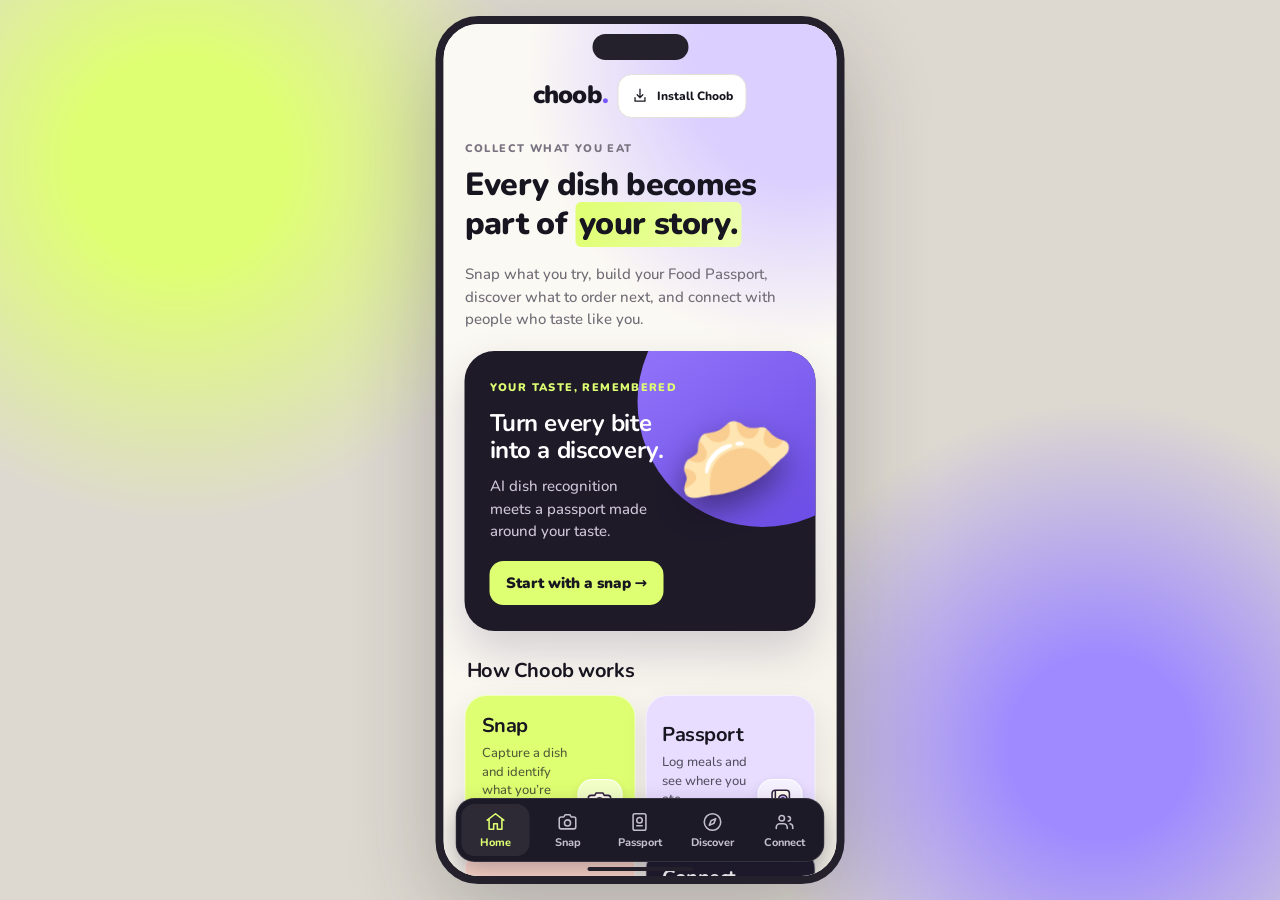
<file: index.html>
<!doctype html>
<html lang="en">
<head>
  <meta charset="UTF-8" />
  <meta name="viewport" content="width=device-width, initial-scale=1.0, viewport-fit=cover" />
  <title>Choob — Working AI Demo</title>
  <meta name="theme-color" content="#f7f4ed" />
  <meta name="mobile-web-app-capable" content="yes" />
  <meta name="apple-mobile-web-app-capable" content="yes" />
  <meta name="apple-mobile-web-app-title" content="Choob" />
  <meta name="apple-mobile-web-app-status-bar-style" content="default" />
  <link rel="manifest" href="/static/manifest.webmanifest" />
  <link rel="icon" href="/static/icons/choob-icon.svg" type="image/svg+xml" />
  <link rel="apple-touch-icon" href="/static/icons/apple-touch-icon.png" />
  <style>
    @font-face{font-family:Nunito;src:url("/static/fonts/nunito-latin.woff2") format("woff2");font-style:normal;font-weight:200 1000;font-display:swap}
    :root{--ink:#151523;--muted:#767483;--cream:#fbf8f2;--card:#fff;--lime:#d9ff71;--violet:#8d6bff;--orange:#ff7452;--line:#e9e4dc;--shadow:0 18px 50px rgba(31,24,54,.12)}
    *{box-sizing:border-box}html{-webkit-text-size-adjust:100%;text-size-adjust:100%}body{margin:0;background:#e9e5dc;color:var(--ink);font-family:Inter,ui-rounded,"SF Pro Rounded","Avenir Next",Arial,sans-serif;min-height:100vh;display:grid;place-items:center}
    button,input{font:inherit}button{cursor:pointer}.app{background:var(--cream);position:relative;overflow:hidden}
    .screen{height:100%;overflow-y:auto;padding:22px 22px 112px;scrollbar-width:none}.screen::-webkit-scrollbar{display:none}.hidden{display:none!important}
    .top{display:flex;align-items:center;justify-content:space-between;margin-bottom:20px}.brand{font-weight:950;font-size:28px;letter-spacing:-1.8px}.brand-dot{color:var(--violet)}
    .avatar{width:42px;height:42px;border-radius:50%;border:2px solid white;background:linear-gradient(145deg,#ffb38c,#805cff);display:grid;place-items:center;font-size:20px;box-shadow:0 4px 14px #a58dcf55}.eyebrow{text-transform:uppercase;letter-spacing:1.4px;font-size:11px;font-weight:850;color:#77727f}
    h1{font-size:38px;line-height:1.02;letter-spacing:-2px;margin:8px 0 18px;max-width:360px}.highlight{background:var(--lime);padding:0 5px;border-radius:7px;white-space:nowrap}.search{height:57px;background:#fff;border:1px solid var(--line);border-radius:18px;display:flex;align-items:center;gap:11px;padding:0 16px;box-shadow:0 8px 22px rgba(54,46,38,.06);color:#8a8690}.search input{border:0;outline:0;min-width:0;flex:1;color:var(--ink);background:transparent}.search button{border:0;background:#191724;color:white;border-radius:12px;width:36px;height:36px}
    .section-head{display:flex;justify-content:space-between;align-items:end;margin:27px 0 13px}.section-head h2{font-size:21px;margin:0;letter-spacing:-.7px}.section-head button{background:none;border:0;color:var(--violet);font-weight:750;font-size:13px}
    .flow{display:grid;grid-template-columns:1fr 1fr;gap:11px;margin-top:20px}.flow-card{border:0;text-align:left;border-radius:22px;padding:16px;min-height:150px;background:white;color:var(--ink);box-shadow:0 8px 25px rgba(40,30,62,.07);position:relative;overflow:hidden}.flow-card:nth-child(1){background:var(--lime)}.flow-card:nth-child(2){background:#e8ddff}.flow-card:nth-child(3){background:#ffd9cb}.flow-card:nth-child(4){background:#1e1b2c;color:white}.flow-card strong{display:block;margin:0 0 6px}.flow-card p{margin:0;opacity:.7}.pitch{font-size:13px;line-height:1.5;color:var(--muted);margin-top:13px}
    .hero-card{background:#1e1b2c;color:white;border-radius:28px;padding:22px;min-height:228px;position:relative;overflow:hidden;box-shadow:0 15px 35px #32275833}.hero-card:before{content:"";position:absolute;width:220px;height:220px;border-radius:50%;right:-58px;top:-68px;background:radial-gradient(circle at 35% 35%,#c4adff,#795be7 48%,transparent 70%)}.hero-card:after{content:"🍜";position:absolute;font-size:92px;right:17px;bottom:5px;filter:drop-shadow(0 12px 12px #0c081055);transform:rotate(-7deg)}
    .pill{display:inline-flex;align-items:center;gap:6px;background:#ffffff1d;border:1px solid #ffffff25;padding:7px 10px;border-radius:999px;font-size:11px;font-weight:800}.hero-card h3{position:relative;font-size:26px;line-height:1.05;margin:30px 0 7px;width:61%;letter-spacing:-1px}.hero-card p{position:relative;color:#d9d5e8;font-size:13px;margin:0;width:58%;line-height:1.35}.hero-card .cta{position:absolute;z-index:2;bottom:19px;left:20px;border:0;border-radius:13px;background:var(--lime);color:#16151d;padding:11px 15px;font-weight:850}.community-card{min-height:215px}.community-card h3{margin-top:25px}.community-card p{max-width:220px;width:66%;padding-bottom:52px}
    .taste-row{display:flex;gap:10px;overflow:auto;padding:0 0 5px;scrollbar-width:none}.taste{flex:0 0 auto;background:#fff;border:1px solid var(--line);border-radius:999px;padding:10px 13px;font-size:13px;font-weight:720}.taste.active{background:var(--ink);color:#fff;border-color:var(--ink)}
    .dish-grid{display:grid;grid-template-columns:1fr 1fr;gap:12px}.dish-card{background:#fff;border:1px solid var(--line);border-radius:21px;padding:10px;position:relative}.dish-photo{height:116px;border-radius:15px;display:grid;place-items:center;font-size:57px;background:linear-gradient(145deg,#f5d6b6,#c98a62);overflow:hidden}.dish-card:nth-child(2) .dish-photo{background:linear-gradient(145deg,#d6dcb4,#6a9a6c)}.dish-card h3{font-size:15px;margin:10px 2px 2px}.dish-card p{font-size:11px;color:var(--muted);margin:0 2px}.match{position:absolute;top:17px;left:17px;background:var(--lime);border-radius:999px;padding:5px 7px;font-size:10px;font-weight:900}.save{position:absolute;right:17px;top:17px;border:0;background:#ffffffdd;width:30px;height:30px;border-radius:50%;font-size:16px}.save.saved{background:var(--violet);color:white}
    .nav{position:absolute;z-index:10;left:12px;right:12px;bottom:max(12px,env(safe-area-inset-bottom));height:64px;display:grid;grid-template-columns:repeat(5,minmax(0,1fr));gap:4px;padding:5px;background:#1d1a27;border:1px solid #ffffff1b;border-radius:19px;box-shadow:0 10px 24px #1a142c4d}
    .nav button{display:flex;flex-direction:column;align-items:center;justify-content:center;gap:4px;min-width:0;padding:4px 1px;border:0;border-radius:13px;background:none;color:#c2bdcc;font-size:10px;font-weight:750;line-height:1.15;white-space:nowrap}
    .nav svg{display:block;width:22px;height:22px;flex:none;fill:none;stroke:currentColor;stroke-width:1.7;stroke-linecap:round;stroke-linejoin:round}
    .nav button.active{background:#ffffff12;color:var(--lime)}
    .nav button:focus-visible{outline:2px solid var(--lime);outline-offset:-2px}
    .back{border:0;background:#fff;color:#171522;width:42px;height:42px;border-radius:50%;font-size:18px!important;line-height:1;box-shadow:0 6px 18px #5e52651a;display:grid;place-items:center}.restaurant-cover{height:240px;margin:-22px -22px 0;background:radial-gradient(circle at 72% 26%,#ffb576 0 13%,transparent 14%),linear-gradient(145deg,#632c2d,#c26041 57%,#f1bb6b);position:relative;display:grid;place-items:center;font-size:110px}.restaurant-cover .back{position:absolute;left:20px;top:20px}.restaurant-cover .loc{position:absolute;right:20px;top:20px;width:auto!important;height:36px!important;min-width:0!important;max-width:90px!important;background:#ffffffeb;border:0;border-radius:999px;padding:0 13px!important;font-size:12px!important;line-height:36px!important;white-space:nowrap;font-weight:800;color:#171522}.rest-info{background:var(--cream);border-radius:28px 28px 0 0;margin:-28px -22px 0;padding:24px 22px 0;position:relative}.rest-title{display:flex;justify-content:space-between;gap:16px}.rest-title h1{font-size:31px;margin:0 0 6px}.rest-title p{margin:0;color:var(--muted);font-size:13px}.rating{min-width:56px;height:56px;border-radius:17px;background:var(--lime);display:grid;place-items:center;font-weight:900;font-size:18px}.smart-pick{margin-top:18px;background:#eee7ff;border:1px solid #d8cbff;border-radius:18px;padding:14px;display:flex;gap:11px}.smart-pick b{font-size:13px}.smart-pick p{font-size:12px;line-height:1.4;color:#645b78;margin:4px 0 0}.menu-card{display:grid;grid-template-columns:83px 1fr auto;gap:12px;background:white;border:1px solid var(--line);border-radius:20px;padding:10px;margin-bottom:11px;align-items:center}.menu-img{width:83px;height:83px;border-radius:14px;background:#f0d3b4;display:grid;place-items:center;font-size:42px}.menu-card h3{font-size:15px;margin:0 0 4px}.tags{display:flex;gap:5px;flex-wrap:wrap}.tag{background:#f2efe9;color:#6d6971;border-radius:7px;padding:4px 6px;font-size:9px;font-weight:750}.rank{align-self:start;background:#191724;color:white;padding:6px 7px;border-radius:9px;font-size:10px;font-weight:850}.mini{font-size:11px;color:var(--muted);margin-top:7px}.detail-overlay{position:absolute;inset:0;z-index:20;background:#15131ad9;display:flex;align-items:end}.sheet{width:100%;background:var(--cream);border-radius:30px 30px 0 0;padding:12px 22px 34px;animation:up .3s ease}.handle{width:42px;height:5px;background:#d6d0c7;border-radius:5px;margin:0 auto 14px}.sheet-hero{height:170px;border-radius:22px;background:linear-gradient(145deg,#f0cda4,#9b5d3c);display:grid;place-items:center;font-size:88px;position:relative}.close{position:absolute;right:12px;top:12px;border:0;background:#fff;width:34px;height:34px;border-radius:50%}.sheet h2{margin:17px 0 4px;font-size:25px}.sheet p{color:var(--muted);font-size:13px;line-height:1.45}.scores{display:grid;grid-template-columns:repeat(3,1fr);gap:8px}.score{background:white;border:1px solid var(--line);border-radius:14px;text-align:center;padding:10px 4px}.score b{display:block;font-size:15px}.score span{font-size:9px;color:var(--muted)}.primary{width:100%;border:0;background:var(--ink);color:white;border-radius:15px;padding:16px;font-weight:850;margin-top:15px}.primary.done{background:var(--violet)}
    .profile-head{background:#1d192c;color:white;border-radius:27px;padding:20px;display:flex;gap:15px;align-items:center}.profile-head .avatar{width:64px;height:64px;font-size:30px}.profile-head h2{margin:0 0 4px}.profile-head p{font-size:12px;color:#bfb9d0;margin:0}.level{margin-left:auto;background:var(--lime);color:#1a1920;border-radius:13px;padding:8px;text-align:center;font-weight:900}.level small{display:block;font-size:8px}.progress-card{background:white;border:1px solid var(--line);border-radius:21px;padding:16px;margin-top:13px}.progress-card h3{margin:0;font-size:16px}.progress-card p{font-size:11px;color:var(--muted);margin:5px 0 11px}.bar{height:10px;border-radius:10px;background:#ece8df;overflow:hidden}.bar i{display:block;height:100%;width:60%;background:linear-gradient(90deg,var(--violet),#c596ff);border-radius:10px;transition:.5s}.collection{display:grid;grid-template-columns:1fr 1fr;gap:11px}.collection-card{min-height:145px;border-radius:21px;padding:16px;color:white;position:relative;overflow:hidden;background:linear-gradient(145deg,#ff805e,#a13f35)}.collection-card:nth-child(2){background:linear-gradient(145deg,#9d78ff,#513fb0)}.collection-card:nth-child(3){background:linear-gradient(145deg,#609a66,#235732)}.collection-card:after{content:attr(data-emoji);position:absolute;right:-5px;bottom:-12px;font-size:64px;opacity:.88}.collection-card h3{font-size:17px;line-height:1.05;margin:0 0 7px;width:90%}.collection-card p{font-size:11px;margin:0}.toast{position:absolute;left:50%;bottom:100px;z-index:40;transform:translate(-50%,20px);background:#18151f;color:white;border-radius:999px;padding:12px 18px;font-size:12px;font-weight:750;opacity:0;pointer-events:none;transition:.3s;white-space:nowrap}.toast.show{opacity:1;transform:translate(-50%,0)}
    .camera{height:400px;margin:0 -22px 20px;background:#292331;position:relative;display:grid;place-items:end center;padding-bottom:25px;overflow:hidden}.camera-photo{position:absolute;inset:0;width:100%;height:100%;object-fit:cover;filter:saturate(.9) brightness(.83)}.camera:after{content:"";position:absolute;inset:0;background:linear-gradient(180deg,#0001 50%,#0009)}.focus{position:absolute;z-index:2;top:85px;width:220px;height:220px;border:2px solid var(--lime);border-radius:30px;box-shadow:0 0 0 999px #0002}.focus:before,.focus:after{content:"";position:absolute;background:var(--lime)}.focus:before{width:36px;height:4px;left:50%;top:-3px;transform:translateX(-50%)}.focus:after{height:36px;width:4px;top:50%;left:-3px;transform:translateY(-50%)}.shutter{position:relative;z-index:3;width:72px;height:72px;border-radius:50%;border:6px solid white;background:var(--lime);box-shadow:0 0 0 2px #ffffff88}.scan-line{position:absolute;z-index:3;left:18%;right:18%;height:2px;background:var(--lime);box-shadow:0 0 16px var(--lime);top:95px;opacity:0}.camera.scanning .scan-line{opacity:1;animation:scan 1.2s ease-in-out}.camera.scanning .shutter{pointer-events:none;opacity:.6}.scan-status{position:absolute;z-index:4;top:22px;left:50%;transform:translateX(-50%);background:#17131dcc;color:white;border-radius:999px;padding:9px 14px;font-size:11px;font-weight:800;opacity:0}.camera.scanning .scan-status{opacity:1}.scan-result{background:white;border-radius:21px;padding:17px;border:1px solid var(--line);display:none}.scan-result.show{display:block;animation:up .3s ease}.result-grid{display:grid;grid-template-columns:1fr 1fr;gap:8px;margin:13px 0}.result-field{background:#f4f0e9;border-radius:12px;padding:10px}.result-field small{display:block;color:var(--muted);font-size:8px;font-weight:900;letter-spacing:.8px;margin-bottom:3px}.result-field b{font-size:12px}.confidence-note{font-size:10px;color:var(--muted);line-height:1.4}.people{display:grid;gap:11px}.person{display:flex;align-items:center;gap:12px;background:white;border:1px solid var(--line);border-radius:18px;padding:12px}.person .avatar{width:48px;height:48px}.person h3{font-size:14px;margin:0 0 3px}.person p{font-size:11px;color:var(--muted);margin:0}.follow{margin-left:auto;border:0;background:#e8ddff;color:#6545c5;border-radius:10px;padding:8px 10px;font-size:11px;font-weight:800}.follow.on{background:var(--ink);color:white}
    .demo-chip{display:inline-flex;align-items:center;gap:7px;background:#171522;color:white;border-radius:999px;padding:8px 11px;font-size:10px;font-weight:900;letter-spacing:.5px}.demo-chip i{width:7px;height:7px;background:var(--lime);border-radius:50%;box-shadow:0 0 0 4px #d9ff7133}.metric-hero{background:linear-gradient(145deg,#1e1b2c,#40345f);color:white;border-radius:27px;padding:21px;display:grid;grid-template-columns:auto 1fr;gap:17px;align-items:center}.metric-big{font-size:46px;font-weight:950;letter-spacing:-3px;color:var(--lime)}.metric-hero h2{font-size:17px;margin:0 0 4px}.metric-hero p{font-size:11px;color:#c8c2d5;margin:0;line-height:1.4}.stat-row{display:grid;grid-template-columns:repeat(3,1fr);gap:9px}.stat{background:white;border:1px solid var(--line);border-radius:18px;padding:15px 10px}.stat b{font-size:23px;display:block;letter-spacing:-1px}.stat span{font-size:9px;color:var(--muted);line-height:1.2;display:block;margin-top:3px}.test-list{background:white;border:1px solid var(--line);border-radius:21px;overflow:hidden}.test-row{display:grid;grid-template-columns:31px 1fr auto;align-items:center;gap:9px;padding:12px 14px;border-bottom:1px solid var(--line)}.test-row:last-child{border:0}.test-icon{width:29px;height:29px;border-radius:9px;background:#edfbc8;display:grid;place-items:center;font-size:12px}.test-row.warning .test-icon{background:#ffe2d8}.test-row b{display:block;font-size:12px}.test-row small{color:var(--muted);font-size:9px}.test-score{font-size:11px;font-weight:900;color:#4f7e0c}.test-row.warning .test-score{color:#d55a35}.rec-box{background:#ffe1d6;border-radius:21px;padding:17px}.rec-box .query{font-size:11px;color:#785445;margin-bottom:12px}.rec-item{display:flex;align-items:center;gap:10px;background:#ffffffb8;border-radius:13px;padding:10px;margin-top:7px}.rec-item strong{font-size:12px}.rec-item span{display:block;color:var(--muted);font-size:9px;margin-top:2px}.rec-rank{background:var(--ink);color:white;border-radius:8px;padding:6px;font-size:9px;font-weight:900}.issues{display:flex;gap:7px;flex-wrap:wrap}.issue{background:#eeeae3;border-radius:999px;padding:8px 10px;font-size:9px;font-weight:750}
    @keyframes up{from{transform:translateY(100%)}to{transform:translateY(0)}}@keyframes scan{0%{top:95px}50%{top:290px}100%{top:95px}}

    .upload-box{background:white;border:1px solid var(--line);border-radius:19px;padding:15px;margin-top:10px}
    .upload-box label{display:block;cursor:pointer;font-size:13px;line-height:1.4}.upload-box label span{display:block;color:var(--muted);font-size:11px;margin-top:5px}
    .upload-box input[type=file]{margin-top:9px;max-width:100%;font-size:11px}
    .input-choob{display:block;width:100%;margin:8px 0 0;border:1px solid #d9d4cb;border-radius:12px;padding:11px;font-size:13px;background:white;color:var(--ink)}
    .text-action{background:transparent;border:0;color:#7050cf;font-size:12px;font-weight:750;padding:13px 2px;text-align:left}
    .saved-list{display:grid;gap:8px}.saved-entry{background:white;border:1px solid var(--line);padding:12px 14px;border-radius:13px;font-size:13px}
    .saved-entry small{display:block;color:var(--muted);font-size:10px;margin-top:4px}
    .live-result{margin-bottom:11px;border:1px solid var(--line);border-radius:16px;background:white;padding:14px}
    .live-result b{font-size:15px}.live-result small{display:block;font-size:11px;color:var(--muted);margin:5px 0}
    .live-result button{background:var(--lime);border:0;border-radius:10px;padding:8px 10px;font-size:11px;font-weight:800}
    .error-note{color:#ad3b28;font-size:12px;line-height:1.5}
    .section-note{font-size:10px;font-weight:750;color:var(--muted);text-align:right;max-width:115px}.results-copy{font-size:11px;color:var(--muted);line-height:1.5;margin:11px 3px}.results-copy strong{color:var(--ink)}.results-links{display:flex;flex-wrap:wrap;gap:12px;margin-top:16px}.results-links a{font-size:11px;font-weight:750;color:#7050cf}
    /* 2026 UI refresh: presentation-ready polish without changing backend contracts. */
    :root{--ink:#17151f;--muted:#6f6b75;--cream:#f7f4ed;--lime:#dfff72;--violet:#7658ff;--orange:#ff7554;--line:#e7e0d7;--shadow:0 24px 70px rgba(35,26,52,.18)}
    body{background:
      radial-gradient(circle at 14% 18%,#dfff72 0 8%,transparent 27%),
      radial-gradient(circle at 86% 83%,#9f8bff 0 7%,transparent 26%),
      #ded9d0;min-height:100dvh;overflow:hidden}
    .app{--dock-bottom:max(14px,calc(env(safe-area-inset-bottom) + 6px));isolation:isolate}
    @media not all and (max-width:440px){
      .app{position:absolute;top:50%;left:50%;width:409px;height:868px;border:8px solid #24212c;border-radius:43px;box-shadow:0 32px 90px #211d2c3d;transform:translate(-50%,-50%) scale(var(--phone-preview-scale,1))}
      .app::before,.app::after{content:"";position:absolute;left:50%;transform:translateX(-50%);border-radius:999px;background:#24212c;pointer-events:none;z-index:50}
      .app::before{top:10px;width:96px;height:26px}
      .app::after{bottom:5px;width:106px;height:4px}
    }
    .screen{padding:49px 21px 120px;background:
      linear-gradient(145deg,rgba(255,255,255,.44),transparent 42%),var(--cream)}
    .top{min-height:45px;margin-bottom:24px}.brand{font-size:30px}.demo-chip{background:#27232f;padding:8px 12px;box-shadow:0 7px 18px #28212d20}
    h1{font-size:40px;line-height:.99;letter-spacing:-2.3px}.pitch{font-size:13px;line-height:1.55}
    .highlight{background:linear-gradient(105deg,var(--lime),#edffae);box-decoration-break:clone;-webkit-box-decoration-break:clone}
    #discover{background:
      radial-gradient(circle at 90% 6%,#dacfff 0 12%,transparent 31%),
      linear-gradient(160deg,#fbf9f3 0 61%,#f1ede4 100%)}
    .home-hero{position:relative;margin:20px 0 16px;min-height:230px;border-radius:30px;background:#1e1a28;color:white;overflow:hidden;padding:24px;box-shadow:0 20px 45px #35264c32}
    .home-hero:before{content:"";position:absolute;width:250px;height:250px;border-radius:50%;background:linear-gradient(145deg,#9a7cff,#6546e2);right:-72px;top:-74px}
    .home-hero:after{content:"🥟";position:absolute;right:23px;top:51px;font-size:91px;filter:drop-shadow(0 16px 17px #140b2688);transform:rotate(8deg)}
    .home-hero .hero-kicker{position:relative;z-index:1;color:var(--lime);font-size:10px;font-weight:900;letter-spacing:1.4px;text-transform:uppercase}
    .home-hero h2{position:relative;z-index:1;font-size:28px;line-height:1.02;letter-spacing:-1.2px;max-width:190px;margin:14px 0 9px}
    .home-hero p{position:relative;z-index:1;width:55%;color:#cfc8db;font-size:11px;line-height:1.45;margin:0}
    .home-hero .hero-cta{position:absolute;z-index:2;bottom:21px;left:23px;border:0;border-radius:14px;background:var(--lime);color:var(--ink);padding:12px 16px;font-size:12px;font-weight:900}
    .journey-label{margin:28px 2px 12px}
    .flow{gap:10px;margin-top:0}.flow-card{min-height:142px;border:1px solid #ffffff90;box-shadow:0 10px 28px rgba(40,30,62,.08);transition:transform .18s ease,box-shadow .18s ease}.flow-card:hover{transform:translateY(-3px);box-shadow:0 16px 34px rgba(40,30,62,.14)}
    .flow-card:focus-visible,.primary:focus-visible,.back:focus-visible{outline:3px solid #ff7554;outline-offset:3px}
    .back{font-family:Arial,sans-serif;font-weight:700}.camera{border-radius:0 0 30px 30px;box-shadow:0 18px 40px #231b3028}.camera,.restaurant-cover{margin-left:-24px;margin-right:-24px}.focus{border-width:3px;box-shadow:0 0 0 999px #00000022,0 0 35px #dfff7255}.shutter{transition:transform .18s}.shutter:hover{transform:scale(1.05)}
    .upload-box,.scan-result,.progress-card,.person,.live-result,.test-list{box-shadow:0 9px 25px rgba(46,36,61,.055)}
    .input-choob{resize:vertical;min-height:46px}.primary{background:linear-gradient(135deg,#1b1824,#343044);box-shadow:0 10px 22px #251c3530;transition:transform .18s}.primary:hover{transform:translateY(-1px)}
    .live-result{display:grid;grid-template-columns:1fr auto;gap:3px 12px;align-items:center;padding:16px}.live-result b,.live-result small{grid-column:1}.live-result button{grid-row:1/3;grid-column:2;background:var(--lime);white-space:nowrap}
    .profile-head{background:linear-gradient(145deg,#1e1a2b,#3a3154)}.person{transition:transform .18s}.person:hover{transform:translateX(3px)}
    #connectScreen{padding-top:32px}.community-card{margin-bottom:20px}.follow{min-width:65px}
    .saved-entry{display:flex;align-items:center;justify-content:space-between;gap:10px;padding:14px 15px}.saved-entry:before{content:"✓";display:grid;place-items:center;width:27px;height:27px;border-radius:9px;background:#ecfbc8;color:#557617;font-weight:900}.saved-entry b{margin-right:auto}.saved-entry small{text-align:right;max-width:155px}
    .camera,.restaurant-cover{margin-left:-21px;margin-right:-21px}
    @media(max-width:440px){body{display:block;background:var(--cream)}.app{width:100%;height:100vh;height:100dvh}.screen{padding-top:max(18px,calc(env(safe-area-inset-top) + 10px))}}
    @media(prefers-reduced-motion:reduce){*,*:before,*:after{scroll-behavior:auto!important;animation-duration:.01ms!important;transition-duration:.01ms!important}}

    /* Layout-stability pass: prevent text collisions and bottom-nav overlap. */
    body{font-family:Nunito,ui-rounded,"SF Pro Rounded","Avenir Next",system-ui,sans-serif;font-weight:500}
    button,input,textarea{font-family:inherit;line-height:1.3}
    .screen{padding-bottom:calc(82px + var(--dock-bottom));scroll-padding-bottom:calc(82px + var(--dock-bottom));overscroll-behavior-y:contain;overflow-wrap:anywhere}
    .nav{bottom:var(--dock-bottom)}
    .back{width:44px;height:44px;flex:none}
    .top{gap:10px}.top>*{min-width:0}.brand{line-height:1.1;white-space:nowrap;font-weight:900;letter-spacing:-.75px}
    .demo-chip{flex:0 0 auto;white-space:nowrap;line-height:1.1}
    h1{line-height:1.08;letter-spacing:-1.5px;overflow-wrap:break-word}
    h2,h3{line-height:1.18;overflow-wrap:break-word}
    .section-head{align-items:center;gap:10px;flex-wrap:wrap}.section-head>*{min-width:0}
    .flow-card strong{line-height:1.12}.flow-card p{width:78%}
    .scan-result{padding:19px}.scan-result #identifiedDish{font-size:28px;line-height:1.15;letter-spacing:-.7px;margin:8px 0 12px!important}
    .result-grid{grid-template-columns:minmax(0,1fr) minmax(0,1fr)}
    .result-field{min-width:0}.result-field small{line-height:1.25}.result-field b{display:block;line-height:1.28;overflow-wrap:anywhere}
    .confidence-note{font-size:11px;line-height:1.55}
    .input-choob{line-height:1.35}.primary{min-height:52px;font-size:14px;line-height:1.3;white-space:normal;padding:15px 13px}
    .upload-box input[type=file]{width:100%;min-width:0;overflow:hidden}
    .saved-entry{flex-wrap:wrap}.saved-entry small{overflow-wrap:anywhere}
    button.saved-entry{width:100%;font:inherit;color:inherit;text-align:left;cursor:pointer}
    button.saved-entry:hover{border-color:#bcaeff;box-shadow:0 10px 26px rgba(83,58,153,.12);transform:translateY(-1px)}
    button.saved-entry:focus-visible{outline:3px solid var(--violet);outline-offset:2px}
    .sheet-hero.has-image{background-position:center;background-size:cover;background-repeat:no-repeat}
    .sheet-hero.has-image #detailEmoji{display:none}
    .sheet-hero .close{display:grid;place-items:center;width:44px;height:44px;padding:0;color:var(--ink);font-size:24px;line-height:1}
    .text-action{line-height:1.35;margin-bottom:8px}
    #snapScreen>.text-action{margin-bottom:20px}
    @media(max-width:390px){
      .screen{padding-left:17px;padding-right:17px}
      .camera,.restaurant-cover{margin-left:-17px;margin-right:-17px}
      .brand{font-size:26px}.demo-chip{font-size:8px;padding:7px 8px}
      h1{font-size:34px}.scan-result #identifiedDish{font-size:25px}
      .result-grid{grid-template-columns:1fr}.flow{grid-template-columns:1fr}
      .flow-card{min-height:116px}.flow-card p{width:72%}
      .stat-row{grid-template-columns:1fr}.test-row{grid-template-columns:29px minmax(0,1fr)}.test-score{grid-column:2;text-align:left}
      .menu-card{grid-template-columns:68px minmax(0,1fr)}.menu-img{width:68px;height:68px}.rank{display:none}
    }

    /* Typography collision fix for large two-line headlines and the home hero. */
    h1{font-size:36px;font-weight:850;line-height:1.2;letter-spacing:-.65px;margin-top:10px;margin-bottom:20px}
    .highlight{display:inline;line-height:1.18;padding:0 .12em .06em;border-radius:.18em;white-space:normal;box-decoration-break:clone;-webkit-box-decoration-break:clone}
    #discover>h1{max-width:100%;font-size:35px;line-height:1.22}
    #recommendScreen>h1,#connectScreen>h1{font-size:35px;line-height:1.22;max-width:100%}
    .home-hero{min-height:280px;padding:25px}
    .home-hero h2{font-size:26px;line-height:1.13;letter-spacing:-.7px;margin:14px 0 10px;max-width:205px}
    .home-hero p{width:56%;font-size:12px;line-height:1.5;padding:0;margin:0 0 18px}
    .home-hero .hero-cta{position:relative;left:auto;bottom:auto;display:inline-block;margin-top:0;padding:12px 16px;line-height:1.25}
    @media(max-width:390px){
      h1,#discover>h1,#recommendScreen>h1,#connectScreen>h1{font-size:31px;line-height:1.24;letter-spacing:-.5px}
      .home-hero{min-height:270px;padding:21px}
      .home-hero h2{font-size:23px;line-height:1.16;max-width:185px}
      .home-hero p{font-size:11px;width:58%;line-height:1.5}
      .home-hero .hero-cta{font-size:11px;padding:11px 14px}
    }
    .passport-card{padding:15px;margin:16px 0;background:#fff;border:1px solid #e8e3ed;border-radius:22px}
    .passport-head{display:flex;align-items:flex-start;justify-content:space-between;gap:12px}
    .passport-head h2,.passport-head h3{margin:0;letter-spacing:-.55px}
    .passport-head h2{font-size:23px}.passport-head h3{font-size:17px}
    .passport-count{align-self:center;background:#f4f0ff;color:#594391;border-radius:8px;padding:6px 8px;font-size:11px;font-weight:750;white-space:nowrap}
    .passport-note{margin:6px 0;color:#686172;font-size:12px;line-height:1.5}
    .passport-status{font-size:12px;line-height:1.4;margin:8px 0;color:#644a9f}.passport-status:empty{display:none}
    .passport-map{position:relative;isolation:isolate;width:100%;height:250px;border-radius:15px;border:1px solid #e8e4ec;overflow:hidden;background:#eeedf2}
    #passportMap{margin-top:12px;height:244px}
    #mealPickerMap{margin-top:8px;height:220px}
    #passportMap .passport-map-tiles{filter:grayscale(.98) contrast(.78) brightness(1.16)}
    #mealPickerMap .passport-map-tiles{filter:saturate(.42) contrast(.88) brightness(1.08)}
    .passport-map .leaflet-control-zoom.leaflet-bar{border:1px solid #e9e4ee;border-radius:10px;box-shadow:0 3px 10px #24203317;overflow:hidden}
    .passport-map .leaflet-control-zoom.leaflet-bar a{width:30px;height:30px;line-height:29px;color:#383047;background:#fff;font-size:17px}
    .passport-map .leaflet-control-zoom a:first-child{border-bottom:1px solid #ece8f0}
    .passport-map .leaflet-control-zoom a:hover{background:#f4f0ff}
    .passport-map .leaflet-control-attribution{padding:0 5px;border-radius:0 5px 0 0;background:#fffc;color:#514b59;font-size:9px}
    .passport-map .leaflet-control-attribution a{color:#514b59}
    .passport-map-pin{display:grid;place-items:center;width:38px;height:38px;padding:0;border:1.5px solid #9173df;border-radius:50%;background:#faf6ff;color:#493576;box-shadow:0 0 0 3px #fffc,0 4px 9px #24174338;font-size:19px;font-weight:800;cursor:pointer}
    .passport-map-pin-preview{background:#fff;border-color:#6b49bd;font-size:16px}
    .passport-map-marker:focus-visible{outline:none}
    .passport-map-marker:focus-visible .passport-map-pin,.passport-action:focus-visible{outline:2px solid #6a49d1;outline-offset:3px}
    .passport-empty{padding:16px 13px;margin:12px 0 0;border:1px dashed #d5c8e8;border-radius:13px;background:#f7f4fa;color:#635774;font-size:12px;line-height:1.5}
    .passport-actions{display:flex;align-items:center;flex-wrap:wrap;gap:7px;margin-top:9px}
    .passport-action{min-height:36px;border-radius:10px;border:1px solid #e7def4;background:#f8f5ff;color:#51379f;font-size:12px;font-weight:750;padding:7px 10px}
    .passport-action:disabled{opacity:.6;cursor:default}.passport-location-label{display:block;margin:11px 0 5px;font-size:12px;font-weight:750}
    .passport-meals{margin-top:12px;font-size:13px}.passport-meals .passport-action{margin:6px 6px 0 0}
    #connectScreen .top{margin-bottom:16px}
    #connectScreen .top::after{content:"";flex:0 0 44px}
    #connectScreen>h1{margin:9px 0 6px}
    #connectScreen>.pitch{margin:0 0 16px}
    .connect-your-stamps{background:#f6f1fd;border-color:#ece2f7}
    .connect-your-stamps h2,.connect-matches-title{margin:0;font-size:16px;letter-spacing:-.3px}
    .connect-stamps{display:flex;flex-wrap:wrap;gap:6px;margin-top:9px}
    .connect-stamp{display:inline-flex;align-items:center;padding:6px 9px;border:1px solid #e9e1f2;border-radius:99px;background:#fff;color:#453858;font-size:12px;font-weight:700}
    .connect-results{display:grid;gap:9px;margin-top:9px}
    .connect-profile{margin:0}
    .connect-profile-head{display:flex;align-items:center;gap:10px}
    .connect-profile-icon{display:grid;place-items:center;flex:none;width:40px;height:40px;border-radius:12px;background:#f3edfc;font-size:21px}
    .connect-profile-name{flex:1;min-width:0}
    .connect-profile-name h3{margin:0 0 2px;font-size:17px;letter-spacing:-.35px}
    .connect-profile-name p{margin:0;color:#6f677b;font-size:11px;line-height:1.35}
    .connect-profile .passport-count{font-size:10px}
    .connect-profile details{margin-top:11px;border-top:1px solid #f0ecf3;padding-top:7px}
    .connect-profile summary{display:flex;align-items:center;justify-content:space-between;min-height:31px;padding:3px 0;list-style:none;cursor:pointer;color:#5b4196;font-size:13px;font-weight:760}
    .connect-profile summary::-webkit-details-marker{display:none}
    .connect-profile summary::after{content:"+";font-size:17px;font-weight:600}
    .connect-profile details[open] summary::after{content:"−"}
    .connect-profile summary:focus-visible{outline:2px solid #6a49d1;outline-offset:3px;border-radius:4px}
    .connect-try-row{display:flex;align-items:center;justify-content:space-between;gap:8px;padding:7px 0;border-top:1px solid #f0ecf3;font-size:13px}
    .connect-try-row .passport-action{flex:none}
    .connect-dish{display:grid;gap:2px;min-width:0}
    .connect-dish small{color:#6f677b;font-size:11px}
    .connect-note{color:#453858;font-size:12px;font-style:italic;quotes:"“" "”"}
    .connect-match-meta{display:flex;align-items:center;gap:8px;margin-top:10px}
    .connect-strength{padding:3px 8px;border-radius:99px;background:#e8ddff;color:#51379f;font-size:11px;font-weight:800}
    .connect-reason{margin:8px 0 0;color:#2b2438;font-size:13px;line-height:1.45;font-weight:650}
    .connect-bio{margin:8px 0 0;color:#6f677b;font-size:12px;line-height:1.45}
    .connect-subhead{margin:12px 0 2px;color:#5b4196;font-size:12px;font-weight:800}
    .connect-shared-dishes .connect-try-row:first-of-type{border-top:0}
    .connect-follow[aria-pressed="true"]{background:#1e1b2c;color:#fff}
    .connect-explore-title{margin:14px 0 0}
    .connect-rating{color:#7750aa;font-size:12px;letter-spacing:1px;font-weight:700;white-space:nowrap}
    .connect-disliked{display:block;margin:6px 0 0;color:#8a5a2b;font-size:11px;line-height:1.4}
    .connect-card-actions{display:flex;flex-wrap:wrap;gap:8px;margin-top:12px}
    .connect-map-wrap{margin-top:10px}
    .connect-map{height:220px}
    .connect-your-stamps .connect-profile-name h2{margin:0 0 2px;font-size:20px;letter-spacing:-.4px}
    .connect-me-icon{background:#fff;width:48px;height:48px;font-size:26px;border-radius:14px}
    .connect-stats{display:grid;grid-template-columns:repeat(4,1fr);gap:6px;margin-top:12px}
    .connect-stat{display:grid;gap:1px;padding:8px 4px;border:1px solid #ece2f7;border-radius:12px;background:#fff;color:#2b2438;text-align:center;font:inherit}
    button.connect-stat{cursor:pointer}button.connect-stat:hover{background:#faf6ff}
    .connect-stat b{font-size:18px;line-height:1.2}.connect-stat small{color:#6f677b;font-size:10px;font-weight:700}
    .connect-tastes{margin-top:12px;padding-top:10px;border-top:1px solid #ece2f7}.connect-tastes .connect-subhead{margin-top:0}
    .connect-tabs{display:grid;grid-template-columns:repeat(3,1fr);gap:6px;margin:16px 0 4px}
    .connect-tastes-head{display:flex;align-items:center;justify-content:space-between;gap:8px}
    .connect-tab{min-height:40px;padding:6px 4px;border:1px solid #e7def4;border-radius:99px;background:#fff;color:#51379f;font:inherit;font-size:12px;font-weight:800;cursor:pointer}
    .connect-tab[aria-pressed="true"]{background:#1e1b2c;border-color:#1e1b2c;color:#fff}
    .connect-follows-you{padding:3px 8px;border-radius:99px;background:#dff5d8;color:#2f6b23;font-size:11px;font-weight:800}
    .connect-profile-form h2{margin:0 0 4px;font-size:18px;letter-spacing:-.3px}
    .connect-name-input{width:100%;min-height:44px;padding:9px 12px;border:1px solid #e1d6ef;border-radius:12px;background:#fff;color:var(--ink);font:inherit;font-size:16px}
    .connect-avatars{display:flex;flex-wrap:wrap;gap:6px}
    .connect-avatar{width:44px;height:44px;border:1px solid #e7def4;border-radius:12px;background:#fff;font-size:22px;cursor:pointer}
    .connect-avatar[aria-pressed="true"]{border:2px solid #6a49d1;background:#f3edfc}
    .connect-form-error{margin:6px 0 0;color:#b3261e;font-size:12px;min-height:0}
    .connect-form-actions{display:flex;gap:8px;margin-top:10px}
    .connect-primary{background:#1e1b2c;border-color:#1e1b2c;color:#fff}
    .connect-tab:focus-visible,.connect-avatar:focus-visible,.connect-stat:focus-visible,.connect-name-input:focus-visible{outline:2px solid #6a49d1;outline-offset:2px}
    .try-header{margin-bottom:16px}
    #wantToTryScreen h1{margin:8px 0}
    .try-idea{border:1px solid var(--line);border-radius:15px;background:#fff;overflow:hidden}
    .try-idea .saved-entry{margin:0;border:0;border-radius:0;box-shadow:none}
    .try-idea .saved-entry:hover{transform:none;background:#fcfaff}
    .try-idea .saved-entry:focus-visible{outline-offset:-3px}
    .try-idea-actions{display:flex;justify-content:flex-end;gap:8px;padding:0 12px 10px}
    .try-idea-actions .try-remove{background:transparent;color:#665e71;border-color:#ece6ef}
    #wishlistMealContext{margin:8px 0 12px;padding:11px 13px;background:#f6f1fd;border-color:#ece2f7}
    #wishlistMealContext .passport-head h3{overflow-wrap:anywhere}
    #wishlistMealContext .passport-note{margin:4px 0 0;font-size:12px}
    #snapScreen.meal-draft .top{margin-bottom:12px}
    #snapScreen .scan-result.show{animation:none}
    #snapScreen.meal-draft #scanResult{padding:15px}
    #snapScreen.meal-draft #recognitionMode{display:none}
    #snapScreen.meal-draft #identifiedDish{margin:0 0 6px!important}
    #snapScreen.meal-draft #recognitionNote{margin:6px 0 8px}
    #snapScreen.meal-draft .meal-location-card{padding:11px;margin:12px 0 8px}
    #snapScreen.meal-draft #mealLocationSummary:not(.has-location){display:none}
    #snapScreen.meal-draft #saveRecognizedDish{margin-top:4px}
    .meal-dish-row{display:flex;align-items:flex-end;gap:7px;margin:0 0 8px}
    .meal-dish-row>div{flex:1;min-width:0}
    .meal-dish-row label{display:block;margin-bottom:4px}
    .meal-dish-row .input-choob{margin:0}
    .meal-dish-remove{min-height:44px;color:#6b6176;background:#fff}
    .meal-dish-card{margin:0 0 10px;padding:11px;border:1px solid #ebe4ed;border-radius:15px;background:#fcfafc}
    .meal-dish-card .meal-dish-row{margin-bottom:10px}
    .dish-feedback{display:grid;gap:9px}
    .dish-note-label,.dish-rating-label{display:block;margin:0 0 4px;color:#5d5565;font-size:11px;font-weight:850;letter-spacing:.35px}
    .dish-note{margin:0!important}
    .dish-rating-row{display:flex;align-items:center;gap:7px;flex-wrap:wrap}
    .dish-rating-stars{display:flex;gap:3px;border:0;padding:0;margin:0}
    .dish-rating-star{width:38px;height:38px;border:1px solid #ded5e5;border-radius:10px;background:#fff;color:#b0a7b8;font-size:21px;line-height:1}
    .dish-rating-star.is-filled{background:#f3e8ff;border-color:#9e79d0;color:#7750aa}
    .dish-rating-clear{border:0;background:transparent;color:#6b6176;font-size:11px;text-decoration:underline;padding:8px}
    .dish-guesses{margin:0 0 10px;padding:9px;border-radius:12px;background:#f2edf8}
    .dish-guesses-title{display:block;margin-bottom:6px;color:#5e5668;font-size:10px;font-weight:850;letter-spacing:.35px;text-transform:uppercase}
    .dish-guess-list{display:flex;gap:6px;flex-wrap:wrap}
    .dish-guess{border:1px solid #d8cae9;border-radius:10px;background:#fff;color:#382e46;padding:7px 9px;text-align:left;font-size:11px;font-weight:800}
    .dish-guess small{display:block;margin-top:2px;color:#746b7d;font-size:9px;font-weight:650}
    .snap-model-note{margin:10px 0 12px;padding:10px;border-left:3px solid #9f80ca;background:#f7f2fb;color:#554c5e;font-size:11px;line-height:1.5}
    .meal-location-fields{display:grid;gap:9px;margin-top:9px}
    .meal-location-fields .input-choob{margin:0}
    #addMealDish{min-height:40px}
    #mealReviewSummary{margin:8px 0 0;color:#514a5a}
    #mealDishError{margin:8px 0 0;color:#962f45}
    #mealDishError:empty{display:none}
    #snapSaveSuccess{margin:0 0 14px;background:#effbd5;border-color:#d6ee9d}
    #snapSaveSuccess .passport-note{margin:4px 0 10px}
    .multi-meal-detail .sheet{max-height:100%;overflow-y:auto}
    .meal-detail-dishes{display:grid;gap:6px;padding:0;list-style:none}
    .meal-detail-dishes li{display:grid;gap:3px;padding:9px 12px;border-radius:11px;background:#fff}
    .meal-detail-dishes small{color:var(--muted)}
    #snapScreen.meal-draft #manualMealEntry,#snapScreen.meal-draft [data-nav="resultsScreen"]{display:none}
    #snapScreen .camera{height:235px;margin:0 0 10px;display:grid;place-items:end center;padding:14px;border-radius:21px;border:1px dashed #cdb9e6;box-shadow:none;background:radial-gradient(ellipse at 50% 42%,#fff9f2,#f2ebfa 84%)}
    #snapScreen.has-photo .camera{border-style:solid;background:#292331}
    #snapScreen.meal-draft:not(.has-photo) .camera{height:auto;padding:0;border:0;background:none;place-items:center start}
    #snapScreen.meal-draft.has-photo .camera{height:190px}
    #snapScreen .camera::after{content:none}
    #snapScreen .camera-photo{object-fit:contain;filter:none}
    #snapScreen .camera-empty{position:absolute;inset:0 0 60px;display:grid;place-content:center;justify-items:center;gap:8px;color:#645973}
    #snapScreen.has-photo .camera-empty,#snapScreen.meal-draft .camera-empty{display:none}
    .camera-empty svg{width:96px;height:84px}
    .camera-empty span{font-size:12px;font-weight:750}
    #snapScreen .shutter{width:auto;height:44px;padding:0 16px;border:1px solid #bded57;border-radius:14px;box-shadow:0 3px 12px #231e3933;display:flex;align-items:center;gap:7px;color:#282537;font-weight:850}
    #snapScreen:not(.has-photo):not(.meal-draft) .shutter{position:static}
    #snapScreen:not(.has-photo):not(.meal-draft) .shutter::before{content:"";position:absolute;z-index:2;inset:0}
    #snapScreen.meal-draft:not(.has-photo) .shutter{background:#fff;border-color:#e8deef;box-shadow:none}
    #snapScreen .shutter svg{width:18px;height:18px;fill:none;stroke:currentColor;stroke-width:1.8;stroke-linecap:round;stroke-linejoin:round}
    #snapScreen .scan-status{top:12px;white-space:nowrap;visibility:hidden}
    #snapScreen .scanning .scan-status{visibility:visible}
    #snapScreen .snap-viewfinder{position:absolute;inset:12px;width:calc(100% - 24px);height:calc(100% - 24px);fill:none;stroke:#e0fa9b;filter:drop-shadow(0 1px 2px #211c34);pointer-events:none}
    #snapScreen:not(.has-photo) .snap-viewfinder{display:none}
    #snapScreen .scan-line{top:12%;left:8%;right:8%}
    #snapScreen .camera.scanning .scan-line{animation-name:snapSweep;animation-iteration-count:infinite}
    @keyframes snapSweep{0%,100%{top:12%}50%{top:80%}}
    #snapScreen .snap-controls{margin:0 0 12px}
    #snapScreen:not(.has-photo) #replaceSnapPhoto,#cameraHint:empty{display:none}
    #snapScreen.meal-draft:not(.has-photo) .snap-controls{display:none}
    #recommendScreen .top{margin-bottom:18px}
    #recommendScreen h1{margin-bottom:15px}
    .discover-city{position:relative;width:fit-content;max-width:100%;color:#51379f}
    .discover-city-trigger{display:flex;align-items:center;gap:8px;min-height:44px;padding:8px 12px;border:1px solid #e7d9f4;border-radius:999px;background:#f4edfc;color:inherit;font-size:16px;font-weight:650;line-height:1.3;list-style:none;cursor:pointer}
    .discover-city-trigger::-webkit-details-marker{display:none}
    .discover-city-trigger svg{flex:none;pointer-events:none}
    .discover-city[open] .discover-city-caret{transform:rotate(180deg)}
    .discover-city-menu{position:absolute;z-index:5;top:calc(100% + 6px);left:0;display:grid;gap:2px;min-width:max(100%,180px);max-height:min(248px,42dvh);overflow-y:auto;padding:5px;border:1px solid #e7d9f4;border-radius:14px;background:#fff;box-shadow:0 8px 24px #342f4024}
    .discover-city:not([open]) .discover-city-menu{display:none}
    .discover-place-row{display:flex;flex-wrap:wrap;gap:8px}
    .discover-plan{display:flex;align-items:center;gap:10px;margin:0 0 12px;padding:10px 12px;border-radius:16px;background:#eef8c9;color:#2e3a12;font-size:14px;font-weight:650;line-height:1.35}
    .discover-plan.hidden{display:none}
    .discover-plan button{margin-left:auto;flex:none;min-height:36px;border:1px solid #c9dc84;border-radius:999px;background:#fff;color:#2e3a12;padding:6px 12px;font-size:13px;font-weight:750}
    .discover-place-row .discover-city-trigger{font-size:15px}
    .discover-city-menu button{display:flex;align-items:center;justify-content:space-between;gap:12px;min-height:44px;padding:8px 10px;border:0;border-radius:9px;background:transparent;color:var(--ink);font-size:15px;font-weight:650;text-align:left}
    .discover-city-menu button:hover,.discover-city-menu button[aria-pressed="true"]{background:#f4edfc;color:#51379f}
    .discover-city-menu button[aria-pressed="false"] .discover-city-check{visibility:hidden}
    .discover-city-trigger:focus-visible,.discover-city-menu button:focus-visible{outline:2px solid #6a49d1;outline-offset:2px}
    .discover-chat{padding:14px;border:1px solid #e8e0ef;border-radius:21px;background:#fff;box-shadow:0 9px 25px #2e243d0e}
    .discover-chat-head{display:flex;align-items:center;gap:8px;margin-bottom:13px}
    .discover-chat-mark{display:grid;place-items:center;flex:none;width:32px;height:32px;border-radius:10px;background:#efe5ff;color:#6547a3;font-size:17px}
    .discover-chat-head b{font-weight:850}
    #discoverMode{margin:0 0 12px}
    #restartDiscover{margin-left:auto;white-space:nowrap}
    .discover-thread{display:grid;gap:8px;margin-bottom:12px}
    .discover-message{max-width:94%;margin:0;padding:9px 12px;border-radius:14px 14px 14px 4px;background:#f3edfb;color:#34284d;line-height:1.45}
    .discover-message.user{justify-self:end;border-radius:14px 14px 4px 14px;background:#eafaaf;color:var(--ink)}
    .discover-options{display:flex;flex-wrap:wrap;gap:6px;margin:0 0 12px}
    .discover-options:empty{display:none}
    .discover-options .passport-action{min-height:44px;border-radius:999px;background:#faf7ff}
    .discover-compose{display:flex;align-items:center;gap:7px}
    #discoverForm .input-choob{min-width:0;min-height:44px;margin:0;background:#fcfaf7;font-size:16px}
    .discover-compose button{flex:none;min-height:44px;border:0;border-radius:12px;padding:0 13px;background:var(--lime);color:var(--ink);font-weight:850}
    .discover-compose button:disabled{opacity:.55;cursor:default}
    #recommendHint{margin:9px 0 0;color:#6d6477}
    #recommendHint:empty{display:none}
    #discoverDataNote{margin:6px 0 11px}
    .discover-result-title{margin:21px 0 0}
    .discover-result-title,.discover-options{scroll-margin-top:47px}
    #liveRecommendations .live-result{grid-template-columns:minmax(0,1fr) auto;padding:13px}
    #liveRecommendations h3{grid-column:1;margin:0;overflow-wrap:anywhere}
    .discover-restaurant{grid-column:1;color:#523884;font-weight:800;font-size:13px}
    #liveRecommendations small{margin:0}
    .discover-result-note{grid-column:1/-1;margin:5px 0;color:var(--muted);font-size:var(--type-caption);line-height:1.45}
    .discover-result-note strong{display:block;font-weight:850}
    .discover-result-why{padding:8px 10px;border-radius:10px;background:#f4eefb;color:#38294f}
    .discover-source{grid-column:1/-1;justify-self:start;display:flex;align-items:center;min-height:44px;margin-top:4px;padding:7px 10px;border-radius:10px;background:#f2ebfb;color:#51379f;font-size:var(--type-caption);font-weight:800;text-underline-offset:2px}
    #liveRecommendations button{grid-row:1/4;min-height:44px}
    #liveRecommendations button:disabled{background:#f1ebfa;color:#51379f;cursor:default}
    .discover-more .passport-action{width:100%;min-height:44px;background:#f2ebfb;color:#51379f}
    #discoverMoreHint{margin:8px 0 0}
    #discoverMoreHint:empty{display:none}
    .saved-entry.try-entry::before{content:"";flex:0 0 27px;background:#f1eafa url("data:image/svg+xml,%3Csvg xmlns='http://www.w3.org/2000/svg' viewBox='0 0 24 24' fill='none' stroke='%236547a3' stroke-width='1.8' stroke-linejoin='round'%3E%3Cpath d='M6 4h12v16l-6-4-6 4z'/%3E%3C/svg%3E") center/15px 15px no-repeat}
    .toast{bottom:calc(86px + env(safe-area-inset-bottom));max-width:calc(100% - 28px);width:max-content;white-space:normal;text-align:center}
    #discover>.top{justify-content:center}
    #discover .flow-card{padding-inline-end:65px}
    #discover .flow-card p{width:100%;font-size:13px;line-height:1.42}
    .flow-sticker{position:absolute;right:12px;bottom:12px;display:grid;place-items:center;width:45px;height:45px;border:1px solid #fffe;border-radius:15px;background:#fff9;color:#30213f;box-shadow:0 4px 11px #301e481a}
    .flow-sticker svg{display:block;width:30px;height:30px}
    .flow-card:nth-child(4) .flow-sticker{background:#efe4ff;border-color:#f7efff}

    /* Shared type scale across the demo screens. */
    .app{
      --type-page:32px;
      --type-section:20px;
      --type-card:16px;
      --type-body:15px;
      --type-caption:12px;
      --type-label:11px;
      font-size:var(--type-body);
    }
    @media(max-width:390px){.app{--type-page:30px;--type-body:14px}}
    .app :is(#discover,#snapScreen,#collectionScreen,#recommendScreen,#connectScreen,#wantToTryScreen,#resultsScreen) h1{
      font-size:var(--type-page);line-height:1.2;letter-spacing:-.65px;
    }
    .app .screen .brand{font-size:25px;line-height:1.15;letter-spacing:-.85px}
    .app .screen h2,.app .flow-card strong{font-size:var(--type-section);line-height:1.22;letter-spacing:-.42px}
    .app .home-hero h2{font-size:24px;line-height:1.16}
    .app .scan-result #identifiedDish{font-size:24px;line-height:1.18}
    .app .screen h3,.app .saved-entry b,.app .live-result b{font-size:var(--type-card);line-height:1.25}
    .app :is(.pitch,.home-hero p,.passport-note,.passport-empty,.connect-try-row,.results-copy,.result-field b){font-size:var(--type-body);line-height:1.5}
    .app :is(.confidence-note,.section-note,.passport-status,.passport-location-label,.saved-entry small,.live-result small,.connect-profile-name p,.results-links a,.test-row small){font-size:var(--type-caption);line-height:1.45}
    .app :is(.eyebrow,.demo-chip,.passport-count,.home-hero .hero-kicker,.result-field small){font-size:var(--type-label);line-height:1.3}
    .app :is(.primary,.hero-cta,.input-choob){font-size:var(--type-body);line-height:1.35}
    .app :is(.passport-action,.text-action,.live-result button,.section-head button,.connect-profile summary){font-size:var(--type-caption);line-height:1.35}
    .app .nav button{font-size:11px;line-height:1.15}
 #editMealBtn {
    position: relative;
    z-index: 20;
    pointer-events: auto;
  }
  .passport-filter {
  display: flex;
  align-items: center;
  gap: 10px;
  margin: 18px 0 14px;
}

.passport-filter label {
  color: #6f687b;
  font-size: 16px;
  font-weight: 800;
}

.passport-filter select {
  appearance: none;
  min-width: 145px;
  padding: 10px 34px 10px 14px;
  border: 2px solid #e4d9f7;
  border-radius: 14px;
  background: #faf7ff;
  color: #4d3b91;
  font: inherit;
  font-size: 15px;
  font-weight: 800;
  cursor: pointer;
}

.saved-list {
  display: grid;
  gap: 14px;
}

.saved-entry {
  width: 100%;
  min-height: 96px;
  padding: 20px 22px;
  border: 1.5px solid #e5ddd4;
  border-radius: 22px;
  background: #fff;
  text-align: left;
  box-shadow: 0 3px 10px #31263d0a;
}

.saved-entry:hover,
.saved-entry:focus-visible {
  border-color: #a98cff;
  box-shadow: 0 5px 16px #8d6cf22b;
}

.saved-entry b {
  display: block;
  color: #191522;
  font-size: 21px;
  line-height: 1.2;
}

.saved-entry small {
  display: block;
  margin-top: 9px;
  color: #746d7d;
  font-size: 15px;
  line-height: 1.35;
}

@media (max-width: 480px) {
  .passport-filter {
    align-items: flex-start;
    flex-direction: column;
    gap: 7px;
  }

  .passport-filter select {
    width: 100%;
  }

  .saved-entry {
    padding: 18px;
  }

  .saved-entry b {
    font-size: 19px;
  }
}
.passport-filter {
  flex-direction: row;
  align-items: center;
  gap: 8px;
  margin: 12px 0;
}

.passport-filter label {
  font-size: 15px;
  white-space: nowrap;
}

.passport-filter select {
  width: auto !important;
  min-width: 145px;
  padding: 8px 28px 8px 12px;
  border-radius: 12px;
  font-size: 15px;
}

.saved-entry {
  min-height: 0 !important;
  padding: 16px 18px !important;
  border-radius: 18px;
}

.saved-entry b {
  font-size: 18px;
  line-height: 1.2;
}

.saved-entry small {
  margin-top: 6px;
  font-size: 14px;
  line-height: 1.3;
}
.saved-entry::before {
  display: none !important;
  content: none !important;
}

.saved-entry {
  display: grid;
  grid-template-columns: 44px minmax(0, 1fr);
  column-gap: 14px;
  align-items: start;
  min-height: 0 !important;
  padding: 18px !important;
  border-radius: 18px;
}

.saved-entry-icon {
  grid-row: 1 / span 2;
  display: grid;
  place-items: center;
  width: 44px;
  height: 44px;
  border-radius: 14px;
  background: #efffc6;
  font-size: 24px;
}

.saved-entry b {
  font-size: 19px;
  line-height: 1.2;
}

.saved-entry small {
  margin-top: 7px;
  color: #746d7d;
  font-size: 14px;
  white-space: nowrap;
}
.star-rating {
  margin: 16px 0;
  padding: 14px;
  border: 1px solid #eadff8;
  border-radius: 16px;
  background: #faf7ff;
}

.star-rating > span {
  display: block;
  margin-bottom: 6px;
  color: #746d7d;
  font-size: 12px;
  font-weight: 900;
  letter-spacing: .08em;
}

#starRatingButtons {
  display: flex;
  gap: 4px;
}

.star-choice {
  padding: 0 3px;
  border: 0;
  background: transparent;
  color: #cfc5da;
  font-size: 30px;
  cursor: pointer;
}

.star-choice.selected {
  color: #f5b83d;
}
/* Final Food Passport card design */
.saved-list {
  display: grid;
  gap: 14px;
  margin-top: 16px;
}

.saved-entry {
  width: 100% !important;
  min-height: 116px !important;
  height: auto !important;
  display: grid !important;
  grid-template-columns: 52px minmax(0, 1fr) !important;
  grid-template-rows: auto auto !important;
  column-gap: 15px !important;
  align-items: center !important;
  box-sizing: border-box !important;
  padding: 16px 18px !important;
  border: 2px solid #e8dfd7 !important;
  border-radius: 24px !important;
  background: #ffffff !important;
  color: #211d2b !important;
  text-align: left !important;
  cursor: pointer;
}

.saved-entry:hover,
.saved-entry:focus {
  border-color: #c6b2ff !important;
  outline: none !important;
}

.saved-entry-icon {
  grid-row: 1 / span 2 !important;
  width: 52px !important;
  height: 52px !important;
  display: grid !important;
  place-items: center !important;
  border-radius: 17px !important;
  background: #efffc7 !important;
  font-size: 25px !important;
  line-height: 1 !important;
}

.saved-entry b {
  display: block !important;
  min-width: 0 !important;
  margin: 0 !important;
  color: #211d2b !important;
  font-size: 20px;
  font-weight: 900 !important;
  line-height: 1.1 !important;
  white-space: nowrap !important;
  text-align: left !important;
}

.saved-entry > small {
  display: block !important;
  min-width: 0 !important;
  margin: 5px 0 0 !important;
  color: #807889 !important;
  font-family: inherit !important;
  font-size: 13px !important;
  font-weight: 400 !important;
  line-height: 1.2 !important;
  letter-spacing: -0.2px !important;
  text-align: left !important;
  white-space: nowrap !important;
  overflow: visible !important;
  text-overflow: clip !important;
}
/* Clean aesthetic Food Passport cards */
.saved-list {
  display: grid !important;
  gap: 14px !important;
  margin-top: 18px !important;
}

.saved-entry {
  width: 100% !important;
  height: 128px !important;
  min-height: 128px !important;
  display: grid !important;
  grid-template-columns: 56px minmax(0, 1fr) !important;
  grid-template-rows: auto auto !important;
  column-gap: 16px !important;
  row-gap: 7px !important;
  align-content: center !important;
  box-sizing: border-box !important;
  padding: 16px 20px !important;
  border: 2px solid #e9e1da !important;
  border-radius: 26px !important;
  background: #ffffff !important;
  color: #211d2b !important;
  text-align: left !important;
  box-shadow: 0 5px 14px rgba(45, 35, 55, .05) !important;
  transition: border-color .2s, box-shadow .2s, transform .2s !important;
}

.saved-entry:hover,
.saved-entry:focus-visible {
  border-color: #c7b2ff !important;
  outline: none !important;
  box-shadow: 0 8px 20px rgba(108, 78, 190, .12) !important;
  transform: translateY(-1px) !important;
}

.saved-entry-icon {
  grid-row: 1 / span 2 !important;
  width: 56px !important;
  height: 56px !important;
  display: grid !important;
  place-items: center !important;
  border-radius: 18px !important;
  background: #efffc7 !important;
  font-size: 27px !important;
  line-height: 1 !important;
}

.saved-entry > b {
  display: block !important;
  min-width: 0 !important;
  margin: 0 !important;
  align-self: end !important;
  color: #211d2b !important;
  font-size: 20px !important;
  font-weight: 900 !important;
  line-height: 1.1 !important;
  white-space: nowrap !important;
  overflow: hidden !important;
  text-overflow: clip !important;
  text-align: left !important;
}

.saved-entry > small {
  display: block !important;
  min-width: 0 !important;
  margin: 0 !important;
  align-self: start !important;
  color: #827989 !important;
  font-family: inherit !important;
  font-size: 14px !important;
  font-weight: 400 !important;
  line-height: 1.2 !important;
  white-space: nowrap !important;
  overflow: visible !important;
  text-overflow: clip !important;
  text-align: left !important;
}

@media (max-width: 420px) {
  .saved-entry {
    height: 120px !important;
    min-height: 120px !important;
    grid-template-columns: 52px minmax(0, 1fr) !important;
    column-gap: 14px !important;
    padding: 14px 16px !important;
    border-radius: 23px !important;
  }

  .saved-entry-icon {
    width: 52px !important;
    height: 52px !important;
    font-size: 25px !important;
  }

  .saved-entry > b {
    font-size: 19px !important;
  }

  .saved-entry > small {
    font-size: 13px !important;
  }
}
.location-search-wrap {
  position: relative;
  margin: 12px 0 16px;
}

.location-search-wrap .input-choob {
  width: 100%;
  box-sizing: border-box;
}

.location-suggestions {
  position: absolute;
  z-index: 30;
  top: calc(100% + 6px);
  left: 0;
  right: 0;
  overflow: hidden;
  border: 1px solid #e5d9f4;
  border-radius: 16px;
  background: #ffffff;
  box-shadow: 0 10px 24px rgba(40, 30, 60, .14);
}

.location-suggestion {
  display: block;
  width: 100%;
  padding: 13px 15px;
  border: 0;
  border-bottom: 1px solid #f0eaf6;
  background: #ffffff;
  color: #302846;
  text-align: left;
  cursor: pointer;
}

.location-suggestion:last-child {
  border-bottom: 0;
}

.location-suggestion:hover,
.location-suggestion:focus {
  background: #f7f1ff;
  outline: none;
}

.location-suggestion strong,
.location-suggestion small {
  display: block;
}

.location-suggestion strong {
  font-size: 15px;
  font-weight: 800;
}

.location-suggestion small {
  margin-top: 3px;
  color: #766d80;
  font-size: 12px;
}
  </style>
  <link rel="stylesheet" href="/static/mobile.css" />
  <script src="/static/mobile.js" defer></script>
</head>
<body>
<main class="app">
  <section class="screen" id="discover">
    <div class="top"><div class="brand">choob<span class="brand-dot">.</span></div></div>
    <div class="eyebrow">Collect what you eat</div><h1>Every dish becomes part of <span class="highlight">your story.</span></h1>
    <p class="pitch">Snap what you try, build your Food Passport, discover what to order next, and connect with people who taste like you.</p>
    <div class="home-hero">
      <span class="hero-kicker">Your taste, remembered</span>
      <h2>Turn every bite into a discovery.</h2>
      <p>AI dish recognition meets a passport made around your taste.</p>
      <button class="hero-cta" data-nav="snapScreen">Start with a snap →</button>
    </div>
    <h2 class="journey-label">How Choob works</h2>
    <div class="flow">
      <button class="flow-card" data-nav="snapScreen"><strong>Snap</strong><p>Capture a dish and identify what you’re eating.</p>
        <span class="flow-sticker" aria-hidden="true"><svg viewBox="0 0 32 32" fill="none" stroke="currentColor" stroke-width="1.65" stroke-linecap="round" stroke-linejoin="round">
          <path d="M7 10h4l1.4-2.6h7.2L21 10h4a3 3 0 0 1 3 3v9a3 3 0 0 1-3 3H7a3 3 0 0 1-3-3v-9a3 3 0 0 1 3-3Z" fill="#fffbed"/>
          <circle cx="16" cy="17.5" r="5" fill="#cbb8ff"/><path d="M14 17a2.1 2.1 0 0 1 2-1.6M24 13.6h.6"/>
        </svg></span>
      </button>
      <button class="flow-card" data-nav="collectionScreen"><strong>Passport</strong><p>Log meals and see where you ate.</p>
        <span class="flow-sticker" aria-hidden="true"><svg viewBox="0 0 32 32" fill="none" stroke="currentColor" stroke-width="1.65" stroke-linecap="round" stroke-linejoin="round">
          <rect x="7" y="4.5" width="18.5" height="23" rx="3.3" fill="#fffbed"/><path d="M10.5 5v22M14 23.5h7.5"/>
          <path d="M23 14c0 3.1-4.5 6.5-4.5 6.5S14 17.1 14 14a4.5 4.5 0 0 1 9 0Z" fill="#cbb8ff"/><circle cx="18.5" cy="14" r="1.4" fill="#fffbed"/>
        </svg></span>
      </button>
      <button class="flow-card" data-nav="recommendScreen"><strong>Discover</strong><p>Find dishes to save for later.</p>
        <span class="flow-sticker" aria-hidden="true"><svg viewBox="0 0 32 32" fill="none" stroke="currentColor" stroke-width="1.65" stroke-linecap="round" stroke-linejoin="round">
          <circle cx="14.4" cy="14.5" r="8" fill="#fffbed"/><path d="m20.2 20.4 5.6 5.6" stroke-width="3"/>
          <path d="m14.4 10 1.2 3.3 3.3 1.2-3.3 1.2-1.2 3.3-1.2-3.3-3.3-1.2 3.3-1.2Z" fill="#ffb8a3"/><path d="M25.5 5.5v5M23 8h5"/>
        </svg></span>
      </button>
      <button class="flow-card" data-nav="connectScreen"><strong>Connect</strong><p>Find shared tastes through your food stamps.</p>
        <span class="flow-sticker" aria-hidden="true"><svg viewBox="0 0 32 32" fill="none" stroke="currentColor" stroke-width="1.65" stroke-linecap="round" stroke-linejoin="round">
          <path d="M5 24a6.2 6.2 0 0 1 12.4 0v2H5Z" fill="#dfff95"/><path d="M16.5 24a5.3 5.3 0 0 1 10.6 0v2H16.5Z" fill="#cbb8ff"/>
          <circle cx="11.2" cy="13.5" r="4.2" fill="#fffbed"/><circle cx="21.8" cy="15" r="3.7" fill="#fffbed"/><path d="M24 5.5v4.2m-2.1-2.1h4.2"/>
        </svg></span>
      </button>
    </div>
    <div class="section-head"><h2>Your meals</h2><button data-nav="collectionScreen">View passport</button></div>
    <p class="passport-note">Log meals after you eat them to build your Food Passport.</p>
  </section>

  <section class="screen hidden" id="snapScreen">
    <div class="top"><button class="back" data-back aria-label="Back">&larr;</button><div class="brand">Snap<span class="brand-dot">.</span></div><span style="width:42px"></span></div>
    <div class="passport-card hidden" id="wishlistMealContext">
      <div class="passport-head"><div><div class="eyebrow">From Saved dishes</div><h3 id="wishlistMealName"></h3></div><button type="button" class="passport-action" id="cancelWishlistMeal">Cancel</button></div>
      <p class="passport-note">Moves to Passport after you log it.</p>
    </div>
    <input type="file" id="photoUpload" accept="image/jpeg,image/png,image/webp" hidden />
    <div class="camera" id="camera">
      <div class="camera-empty" aria-hidden="true">
        <svg viewBox="0 0 96 84" fill="none">
          <path d="M10 24v-5a7 7 0 0 1 7-7h8m46 0h8a7 7 0 0 1 7 7v5M10 60v5a7 7 0 0 0 7 7h8m46 0h8a7 7 0 0 0 7-7v-5" stroke="#b9a5dc" stroke-width="2" stroke-linecap="round"/>
          <circle cx="48" cy="42" r="27" fill="#fff" stroke="#8e71bc" stroke-width="2.2"/><circle cx="48" cy="42" r="19" fill="#f6effe" stroke="#e4d8f2" stroke-width="1.5"/>
          <path d="M36 43c1-4 6-5 9-2 3-6 11-6 14 0 3 4-1 9-7 10-7 2-17-1-16-8Z" fill="#ffd398" stroke="#8e71bc" stroke-width="1.7"/>
          <path d="M45 42c1-4 4-6 8-7" stroke="#8e71bc" stroke-width="1.6" stroke-linecap="round"/><circle cx="69" cy="23" r="3" fill="#d9ff71"/><path d="M24 54h6m-3-3v6" stroke="#a387ce" stroke-width="1.8" stroke-linecap="round"/>
        </svg>
        <span>JPG, PNG or WebP</span>
      </div>
      <img class="camera-photo hidden" alt="Selected meal photo" />
      <svg class="snap-viewfinder" viewBox="0 0 100 100" preserveAspectRatio="none" aria-hidden="true"><path d="M2 14V6a4 4 0 0 1 4-4h7m74 0h7a4 4 0 0 1 4 4v8M2 86v8a4 4 0 0 0 4 4h7m74 0h7a4 4 0 0 0 4-4v-8" vector-effect="non-scaling-stroke" stroke-width="2" stroke-linecap="round"/></svg>
      <div class="scan-status" aria-hidden="true">Analyzing photo…</div><div class="scan-line" aria-hidden="true"></div>
      <button class="shutter" type="button" id="shutter" aria-label="Choose a photo to scan"><svg viewBox="0 0 24 24" aria-hidden="true"><path d="M8 6.5 9.5 4h5L16 6.5h3a2 2 0 0 1 2 2v9a2 2 0 0 1-2 2H5a2 2 0 0 1-2-2v-9a2 2 0 0 1 2-2z"/><circle cx="12" cy="13" r="3.3"/></svg><span id="snapShutterLabel">Choose photo</span></button>
    </div>
    <div class="passport-actions snap-controls">
      <button type="button" class="passport-action" id="manualMealEntry">Enter dish manually</button>
      <button type="button" class="passport-action" id="replaceSnapPhoto">Replace photo</button>
    </div>
    <p id="cameraHint" class="passport-note" role="status"></p>
    <div class="scan-result" id="scanResult">
      <div class="eyebrow" id="recognitionMode">Dish recognition</div>
      <h2 id="identifiedDish" style="margin:6px 0">Waiting for analysis</h2>
      <div class="result-grid" id="recognitionFields">
        <div class="result-field"><small>CUISINE</small><b id="identifiedCuisine">—</b></div>
        <div class="result-field"><small>CHOOB CATEGORY</small><b id="identifiedCategory">—</b></div>
        <div class="result-field"><small id="identifiedAlternativeLabel">TOP ALTERNATIVE</small><b id="identifiedAlternative">—</b></div>
        <div class="result-field"><small>CONFIRMATION</small><b>Required</b></div>
      </div>
      <p id="recognitionNote" class="confidence-note">CLIP scores compare only the supplied candidate dish labels. Confirm or correct the result before logging your meal.</p>
      <div class="dish-guesses hidden" id="overallPhotoGuesses"></div>
      <div class="meal-dish-card" id="primaryMealDishCard">
        <div class="meal-dish-row">
          <div><label class="eyebrow" id="correctedDishLabel" for="correctedDish">Dish 1</label><input id="correctedDish" class="input-choob" type="text" maxlength="80" placeholder="Dish name" /></div>
          <button type="button" class="passport-action meal-dish-remove hidden" id="removeFirstMealDish" aria-label="Remove first dish">Remove</button>
        </div>
        <div class="dish-guesses hidden" id="primaryDishGuesses"></div>
        <div class="dish-feedback">
          <div id="primaryDishRating"></div>
          <div><label class="dish-note-label" for="primaryDishNote">Note <span style="font-weight:400">(optional)</span></label><input id="primaryDishNote" class="input-choob dish-note" type="text" maxlength="240" placeholder="What stood out about this dish?" /></div>
        </div>
      </div>
      <div id="extraMealDishes"></div>
      <button type="button" class="passport-action" id="addMealDish">＋ Add another dish</button>
      <p id="mealReviewSummary" class="confidence-note">Enter at least one dish. All dishes listed here will be logged together as one meal.</p>
      <p id="mealDishError" class="confidence-note" role="status"></p>
      <div class="passport-card meal-location-card">
        <div class="passport-head"><h3>Where did you eat?</h3><span class="passport-count">Optional</span></div>
        <p id="mealLocationSummary" class="passport-note" aria-live="polite">Add a location to turn this meal into a map badge.</p>
        <div class="passport-actions"><button type="button" class="passport-action" id="toggleMealLocation" aria-expanded="false" aria-controls="mealLocationPicker">＋ Choose location</button><button type="button" class="passport-action hidden" id="clearMealLocation">Remove location</button></div>
        <div class="hidden" id="mealLocationPicker">
          <p class="passport-note">Tap a spot on the map, pin the map center, or use your current location. You can edit the restaurant name and address below.</p>
          <div class="passport-map" id="mealPickerMap" aria-label="Choose a meal location"></div>
          <p id="mealPickerStatus" class="passport-status" role="status"></p>
          <div class="passport-actions"><button type="button" class="passport-action" id="pinMealCenter" disabled>Pin map center</button><button type="button" class="passport-action" id="useMealPosition">Use current location</button></div>
          <div class="meal-location-fields">
            <div><label class="passport-location-label" for="mealRestaurantName">Restaurant name <span style="font-weight:400">(optional)</span></label><input class="input-choob" id="mealRestaurantName" type="text" maxlength="100" placeholder="e.g. Sakura Kitchen" /></div>
            <div><label class="passport-location-label" for="mealAddress">Address <span style="font-weight:400">(editable)</span></label><input class="input-choob" id="mealAddress" type="text" maxlength="240" autocomplete="street-address" placeholder="Move the pin to look up an address" /></div>
          </div>
        </div>
      </div>
      <button class="primary" id="saveRecognizedDish">✓ Log as eaten</button>
    </div>
    <p class="snap-model-note"><strong>How Snap works:</strong> Snap uses CLIP to compare your photo with several text descriptions of each dish. It checks whether the image looks like food and also looks at smaller sections of the photo to find multiple dishes. Match scores reflect how closely the image matches each description.</p>
  </section>

  <section class="screen hidden" id="recommendScreen" aria-labelledby="discoverTitle">
    <div class="top"><button class="back" data-back aria-label="Back">&larr;</button><div class="brand">Discover<span class="brand-dot">.</span></div><button type="button" class="passport-action" data-nav="wantToTryScreen">Saved dishes</button></div>
    <div class="eyebrow" id="discoverLocation">Philadelphia · Taste picks</div>
    <div class="discover-place-row">
    <details class="discover-city hidden" id="discoverCityControl">
      <summary class="discover-city-trigger" id="discoverCityTrigger" aria-label="Choose a city">
        <svg width="15" height="15" viewBox="0 0 24 24" fill="none" stroke="currentColor" stroke-width="1.8" stroke-linejoin="round" aria-hidden="true"><path d="M19 10c0 4.3-7 9.4-7 9.4S5 14.3 5 10a7 7 0 1 1 14 0Z"/><circle cx="12" cy="10" r="2.25"/></svg>
        <span id="discoverCityLabel"></span>
        <svg class="discover-city-caret" width="14" height="14" viewBox="0 0 24 24" fill="none" stroke="currentColor" stroke-width="2" stroke-linecap="round" stroke-linejoin="round" aria-hidden="true"><path d="m6 9 6 6 6-6"/></svg>
      </summary>
      <div class="discover-city-menu" id="discoverCityMenu" role="group" aria-label="Cities"></div>
    </details>
    <details class="discover-city hidden" id="discoverAreaControl">
      <summary class="discover-city-trigger" id="discoverAreaTrigger" aria-label="Choose a neighborhood">
        <span id="discoverAreaLabel"></span>
        <svg class="discover-city-caret" width="14" height="14" viewBox="0 0 24 24" fill="none" stroke="currentColor" stroke-width="2" stroke-linecap="round" stroke-linejoin="round" aria-hidden="true"><path d="m6 9 6 6 6-6"/></svg>
      </summary>
      <div class="discover-city-menu" id="discoverAreaMenu" role="group" aria-label="Neighborhoods"></div>
    </details>
    </div>
    <h1 id="discoverTitle">Find your next <span class="highlight">bite.</span></h1>
    <div class="discover-plan hidden" id="discoverPlan" role="status"><span id="discoverPlanText"></span><button type="button" id="discoverPlanEnd">Stop planning</button></div>
    <div class="discover-chat" aria-label="Choob AI taste chat">
      <div class="discover-chat-head"><span class="discover-chat-mark" aria-hidden="true">✦</span><b>Choob AI</b><button type="button" class="passport-action hidden" id="restartDiscover">Start over</button></div>
      <p id="discoverMode" class="confidence-note"></p>
      <div class="discover-thread" id="discoverThread" role="log" aria-label="Taste chat messages"></div>
      <div class="discover-options" id="discoverOptions" role="group" aria-label="Cuisine options"></div>
      <form class="discover-compose" id="discoverForm" aria-label="Tell Choob what you want to eat">
        <input id="preferenceInput" class="input-choob" type="text" aria-label="What would you like to eat?" maxlength="300" autocomplete="off" enterkeyhint="send" placeholder="e.g. spicy Thai noodles" />
        <button type="submit" id="findDishes">Send</button>
      </form>
      <p id="recommendHint" class="confidence-note" role="status"></p>
    </div>
    <section id="discoverResults" class="hidden" aria-labelledby="discoverResultsTitle">
      <h2 class="discover-result-title" id="discoverResultsTitle" tabindex="-1">Dish picks</h2>
      <p class="confidence-note" id="discoverDataNote">From Philadelphia reviews (2006–2022). Check current menus and hours with the restaurant.</p>
      <div id="liveRecommendations"></div>
      <div class="discover-more">
        <button type="button" class="passport-action hidden" id="discoverMore">Show more dishes</button>
        <p class="confidence-note" id="discoverMoreHint" role="status" tabindex="-1"></p>
      </div>
    </section>
  </section>

  <section class="screen hidden" id="restaurant">
    <div class="restaurant-cover">🍜<button class="back" data-back aria-label="Back">&larr;</button><button class="loc">1.4 mi</button></div>
    <div class="rest-info">
      <div class="eyebrow">Example layout · Not a live marketplace result</div><div class="rest-title"><div><h1>Silverlake Ramen</h1><p>Japanese · $$ · 4.7 ★</p></div><div class="rating">94%</div></div>
      <div class="smart-pick"><span>✦</span><div><b>Choob’s pick for you</b><p>Order the Blaze Ramen. People with your taste profile love its creamy broth and medium heat.</p></div></div>
      <div class="section-head"><h2>Top dishes</h2><button>Filters</button></div>
      <article class="menu-card" data-dish="blaze"><div class="menu-img">🍜</div><div><h3>Blaze Ramen</h3><div class="tags"><span class="tag">CREAMY</span><span class="tag">🌶 MEDIUM</span><span class="tag">FILLING</span></div><div class="mini">4.9 ★ · 326 dish reviews</div></div><div class="rank">#1</div></article>
      <article class="menu-card" data-dish="garlic"><div class="menu-img" style="background:#e2c89d">🍲</div><div><h3>Garlic Truffle Ramen</h3><div class="tags"><span class="tag">SAVORY</span><span class="tag">RICH</span></div><div class="mini">4.8 ★ · 214 dish reviews</div></div><div class="rank">#2</div></article>
      <article class="menu-card" data-dish="bun"><div class="menu-img" style="background:#eed6bf">🥪</div><div><h3>Pork Belly Bun</h3><div class="tags"><span class="tag">SWEET</span><span class="tag">TENDER</span></div><div class="mini">4.6 ★ · 189 dish reviews</div></div><div class="rank">#3</div></article>
    </div>
  </section>

  <section class="screen hidden" id="collectionScreen" aria-labelledby="passportTitle">
    <div class="top"><button class="back" data-back aria-label="Back">&larr;</button><div class="brand" id="passportTitle">Passport<span class="brand-dot">.</span></div><span aria-hidden="true" style="width:42px"></span></div>
    <p class="pitch" id="liveCollectionTotal">0 meals logged</p>
    <div class="passport-card hidden" id="snapSaveSuccess" role="status">
      <strong>Meal logged!</strong>
      <p class="passport-note" id="snapSaveSuccessMessage">Your reviewed dishes are together in Food Passport.</p>
      <button type="button" class="passport-action" data-nav="snapScreen">Log another meal</button>
    </div>
    <section class="passport-card" aria-labelledby="passportMapTitle">
      <div class="passport-head"><h2 id="passportMapTitle">Passport map</h2><span id="passportMapCount" class="passport-count">0 stamps</span></div>
      <p class="passport-note">Meals you log with a location appear as stamps.</p>
      <p id="passportMapEmpty" class="passport-empty">Log a meal with a location to place your first stamp.</p>
      <div class="passport-map hidden" id="passportMap" aria-label="Map of saved meals"></div>
      <p id="passportMapStatus" class="passport-status" role="status"></p>
      <div id="passportMapMeals" class="passport-meals hidden" aria-live="polite"></div>
    </section>
    <div class="section-head"><h2>Meals I’ve logged</h2><button type="button" data-nav="snapScreen">Log a meal</button></div>
    <div class="passport-filter">
  <label for="passportRatingFilter">Show meals</label>
  <select id="passportRatingFilter">
<option value="all">All meals</option>
<option value="5">5-star meals</option>
<option value="4">4+ star meals</option>
<option value="3">3 stars or less</option>
  </select>
</div>
    <div class="saved-list" id="savedDishList"><p class="pitch">Log your first meal in Snap.</p></div>
  </section>

  <section class="screen hidden" id="wantToTryScreen" aria-labelledby="wantToTryTitle">
    <div class="top try-header"><button class="back" data-back aria-label="Back">&larr;</button><span class="passport-count">SAVED FOR LATER</span></div>
    <h1 id="wantToTryTitle">Saved dishes</h1>
    <p class="pitch">Keep dishes in mind for your next meal.</p>
    <div class="section-head"><h2>Your list</h2><span class="passport-count" id="wantToTryCount">0 saved</span></div>
    <div class="saved-list" id="wantToTryList"></div>
    <p class="passport-note">Tap <strong>I tried this</strong> on a dish to start a meal record.</p>
  </section>

  <section class="screen hidden" id="connectScreen">
    <div class="top"><button class="back" data-back aria-label="Back">&larr;</button><div class="brand">Connect<span class="brand-dot">.</span></div></div>
    <h1>Find your taste twins.</h1>
    <p class="pitch">See who shares your food stamps, why you match, and which of their dishes to try next.</p>
    <section class="passport-card connect-your-stamps" id="connectMe" aria-label="Your profile"></section>
    <section aria-label="Passports">
      <div class="connect-tabs" id="connectTabs" role="group" aria-label="Show"></div>
      <div class="connect-results" id="connectResults"></div>
    </section>
  </section>

  <!-- Recognition and v2 checks are recorded snapshots; current recommendation counts come from the manifest API. -->
  <section class="screen hidden" id="resultsScreen">
    <div class="top"><button class="back" data-back aria-label="Back">&larr;</button><div class="brand">Results<span class="brand-dot">.</span></div><span class="demo-chip"><i></i> RECORDED</span></div>
    <div class="eyebrow">Recognition evaluation · 23 Oct 2026</div><h1>Tested with <span class="highlight">real data.</span></h1>
    <div class="metric-hero"><div class="metric-big">340</div><div><h2>Frozen holdout photos</h2><p>180 supported · 160 unsupported<br>260 separate calibration photos</p></div></div>
    <div class="section-head"><h2>Recognition comparison</h2><span class="section-note">Baseline → Optimized</span></div>
    <div class="test-list">
      <div class="test-row"><div class="test-icon">✓</div><div><b>Supported Top-1 ranking</b><small>Before rejection · 175/180 → 176/180</small></div><div class="test-score">97.22%<br>→ 97.78%</div></div>
      <div class="test-row"><div class="test-icon">✓</div><div><b>Unsupported false accepts</b><small>160/160 → 1/160 · lower is better</small></div><div class="test-score">100%<br>→ 0.625%</div></div>
      <div class="test-row warning"><div class="test-icon">!</div><div><b>Supported photos marked uncertain</b><small>0/180 → 16/180 · manual input needed</small></div><div class="test-score">8.89%</div></div>
      <div class="test-row warning"><div class="test-icon">!</div><div><b>Correct and accepted</b><small>175/180 → 162/180 supported photos</small></div><div class="test-score">97.22%<br>→ 90.00%</div></div>
    </div>
    <p class="results-copy">Fixed Food-101 subset across nine supported dish families. Ramen is evaluated at family level. The scope check reduces false accepts but also asks for manual input on some valid dishes. These results do not establish accuracy on all user photos.</p>
    <div class="section-head"><h2>Review data pipeline</h2><span class="section-note" id="recommendationBuildVersion">Current export</span></div>
    <div class="stat-row"><div class="stat"><b id="summaryReviews">—</b><span>REVIEWS PROCESSED</span></div><div class="stat"><b id="summaryMentions">—</b><span>DISH MENTIONS</span></div><div class="stat"><b id="summaryPairs">—</b><span>RESTAURANT–DISH PAIRS</span></div></div>
    <p class="results-copy" id="recommendationDataSummary" role="status">Loading current recommendation build metadata…</p>
    <p class="results-copy" id="recommendationEvaluationStatus">Human evaluation status is loaded with the current build.</p>
    <div class="section-head"><h2>Recorded recommendation checks</h2><span class="section-note">v2 · 29 Oct 2026</span></div>
    <div class="test-list">
      <div class="test-row"><div class="test-icon">✓</div><div><b>Real model + API smoke checks</b><small>5 preference queries produced 5 distinct top-five lists</small></div><div class="test-score">5/5</div></div>
      <div class="test-row"><div class="test-icon">✓</div><div><b>Program regression checks</b><small>Synthetic fixtures and mocks · not AI accuracy</small></div><div class="test-score">54 passed</div></div>
    </div>
    <p class="results-copy">Recorded for build <strong>5a7c04c0a5f0</strong> on 29 Oct 2026 (source 4c539c2a290d). These checks verify inference, data alignment and API behavior, not recommendation relevance. They do not certify a newer data build.</p>
    <div class="section-head"><h2>Recorded recommendation</h2><span class="section-note">v2 · 29 Oct 2026</span></div>
    <div class="rec-box"><div class="query">“I love spicy, savory food with rich flavors.”</div>
      <div class="rec-item"><div class="rec-rank">#1</div><div><strong>Spicy Fish</strong><span>Nile Cafe</span></div></div>
      <div class="rec-item"><div class="rec-rank">#2</div><div><strong>Spicy Bbq Sauce</strong><span>Glick’s Rib Shack</span></div></div>
      <div class="rec-item"><div class="rec-rank">#3</div><div><strong>Sweet Chili Super Spicy</strong><span>Crunchik&#x27;n</span></div></div>
    </div>
    <p class="results-copy">Output from the saved v2 smoke test, not a live rerun or a human quality rating. Try Discover for a recommendation using the current build.</p>
    <div class="section-head"><h2>Models &amp; runtime</h2></div>
    <p class="results-copy">CLIP prompt ensemble + calibrated scope check; MiniLM semantic matching + review sentiment. <strong>Both serving models run on CPU.</strong></p>
    <p class="results-copy" id="recommendationExtractionMethod">Loading the current extraction method…</p>
    <div class="section-head"><h2>Known limitations</h2></div>
    <div class="issues"><span class="issue" id="summaryRestaurantLimit">Historical review sample</span><span class="issue" id="summaryHumanEvaluation">Human evaluation status loading</span><span class="issue">Dietary suitability unverified</span><span class="issue">Multi-food ambiguity</span><span class="issue">Ranking scores are not probabilities</span></div>
    <div class="results-links"><a href="https://github.com/YeZiyu17/choob-app/blob/main/evaluation/results/optimization_report.md" target="_blank" rel="noopener noreferrer">Recognition report ↗</a><a href="https://github.com/YeZiyu17/choob-app/blob/main/evaluation/results/recommendation_report.md" target="_blank" rel="noopener noreferrer">Recommendation report ↗</a></div>
    <button class="primary" id="replayDemo">↻ Try a new photo</button>
  </section>

  <div class="detail-overlay hidden" id="dishDetail"><div class="sheet"><div class="handle"></div><div class="sheet-hero"><span id="detailEmoji">🍜</span><button class="close" id="closeDetail" aria-label="Close dish details">×</button></div><h2 id="detailTitle">Blaze Ramen</h2><p id="detailDescription">Spicy tonkotsu broth, pork belly, egg and garlic. Reviewers with a taste profile like yours call it “creamy, warming, and worth the heat.”</p><ul class="meal-detail-dishes hidden" id="detailMealDishes" aria-label="Dishes in this meal"></ul>
  <div class="meal-detail-meta hidden" id="detailMealMeta">
  <p><strong id="detailRestaurant"></strong></p>
  <p id="detailAddress"></p>
  <p id="detailRating"></p>
  <p id="detailNote"></p>
  <a id="detailMapsLink" class="passport-action hidden"
     target="_blank" rel="noopener">Open in Maps</a>
</div>
<div class="star-rating hidden" id="starRatingEditor">
  <span>YOUR RATING</span>
  <div id="starRatingButtons" role="group" aria-label="Choose a rating"></div>
</div>
<div class="scores" id="detailScores"><div class="score"><b id="detailScoreOne">94%</b><span id="detailLabelOne">TASTE MATCH</span></div><div class="score"><b id="detailScoreTwo">🌶🌶</b><span id="detailLabelTwo">MEDIUM HEAT</span></div><div class="score"><b id="detailScoreThree">4.9</b><span id="detailLabelThree">DISH RATING</span></div></div>
<button class="primary" id="collectBtn">Save to try</button>
<button class="passport-action hidden" id="editMealBtn" type="button">
  Edit meal
</button>
<button class="passport-action hidden" id="deleteMealBtn" type="button">
  Delete meal
</button>
</div></div>
  <dialog id="mealEditDialog" class="meal-edit-dialog" aria-labelledby="mealEditTitle">
    <form id="passportEditForm" class="passport-edit-form">
      <h2 id="mealEditTitle">Edit meal</h2>
      <div class="passport-edit-fields">
      <label for="mealEditName">Name on your Passport</label>
      <input class="input-choob" id="mealEditName" maxlength="120" required />
      <label for="mealEditEmoji">Emoji</label>
      <input class="input-choob" id="mealEditEmoji" maxlength="24" />
      <label for="mealEditRestaurant">Restaurant name</label>
      <input class="input-choob" id="mealEditRestaurant" maxlength="100" />
      <label for="mealEditAddress">Address</label>
      <input class="input-choob" id="mealEditAddress" maxlength="240" autocomplete="street-address" aria-describedby="mealEditAddressHint" />
      <p class="passport-note" id="mealEditAddressHint">Changing the address removes the previous map pin so it cannot point to the wrong place.</p>
      <fieldset>
        <legend id="mealEditDishHint">Dish details</legend>
        <label for="mealEditCuisine">Cuisine</label>
        <input class="input-choob" id="mealEditCuisine" maxlength="80" />
        <label for="mealEditCategory">Category</label>
        <input class="input-choob" id="mealEditCategory" maxlength="80" />
        <label for="mealEditRating">Your rating</label>
        <select class="input-choob" id="mealEditRating">
          <option value="">Not rated</option><option value="1">1 star</option><option value="2">2 stars</option><option value="3">3 stars</option><option value="4">4 stars</option><option value="5">5 stars</option>
        </select>
        <label for="mealEditNote">Note</label>
        <textarea class="input-choob" id="mealEditNote" maxlength="240" rows="3"></textarea>
      </fieldset>
      </div>
      <p class="passport-status" id="mealEditError" role="alert"></p>
      <div class="passport-edit-actions">
        <button class="passport-action" id="cancelMealEdit" type="button">Cancel</button>
        <button class="primary" id="saveMealEdit" type="submit">Save changes</button>
      </div>
    </form>
  </dialog>
  <nav class="nav" aria-label="Main navigation">
    <button type="button" class="active" aria-current="page" data-nav="discover"><svg viewBox="0 0 24 24" aria-hidden="true"><path d="m3 10 9-7 9 7M5 9v11h5v-6h4v6h5V9"/></svg><span>Home</span></button>
    <button type="button" data-nav="snapScreen"><svg viewBox="0 0 24 24" aria-hidden="true"><path d="M8 6.5 9.5 4h5L16 6.5h3a2 2 0 0 1 2 2v9a2 2 0 0 1-2 2H5a2 2 0 0 1-2-2v-9a2 2 0 0 1 2-2z"/><circle cx="12" cy="13" r="3.3"/></svg><span>Snap</span></button>
    <button type="button" data-nav="collectionScreen"><svg viewBox="0 0 24 24" aria-hidden="true"><rect x="5" y="3" width="14" height="18" rx="2"/><circle cx="12" cy="10" r="3"/><path d="M9 16h6"/></svg><span>Passport</span></button>
    <button type="button" data-nav="recommendScreen"><svg viewBox="0 0 24 24" aria-hidden="true"><circle cx="12" cy="12" r="9"/><path d="m15.5 8.5-2 5-5 2 2-5z"/></svg><span>Discover</span></button>
    <button type="button" data-nav="connectScreen"><svg viewBox="0 0 24 24" aria-hidden="true"><circle cx="9" cy="8" r="3"/><path d="M3 19v-1a4 4 0 0 1 4-4h4a4 4 0 0 1 4 4v1m1-13a2.5 2.5 0 0 1 0 5m2 3a3.5 3.5 0 0 1 3 3.5V19"/></svg><span>Connect</span></button>
  </nav>
  <div class="toast" id="toast" role="status"></div>
</main>
<script>
  (()=>{
    const phone = document.querySelector('main.app');
    function fitPreview() {
      // Fit the whole desktop frame while keeping its 393 × 852 layout intact.
      const scale = Math.min(1, (window.innerHeight - 32) / phone.offsetHeight);
      phone.style.setProperty('--phone-preview-scale', Math.max(0, scale));
    }
    fitPreview();
    window.addEventListener('resize', fitPreview);
  })();
</script>
<script src="/static/passport-map.js"></script>
<script src="/static/connect-matches.js"></script>
<script>
  const screens=[...document.querySelectorAll('.screen')], nav=[...document.querySelectorAll('.nav button')];
  let currentScreen='discover',screenHistory=[];
  function show(id,remember=true){
    if(!document.getElementById(id)||id===currentScreen)return;
    if(currentScreen==='snapScreen' && pendingWish)resetSnap();
    if(remember)screenHistory.push(currentScreen);
    currentScreen=id;
    screens.forEach(s=>s.classList.toggle('hidden',s.id!==id));
    const activeTab = id==='wantToTryScreen' ? (screenHistory.at(-1)==='connectScreen'?'connectScreen':'recommendScreen') : id;
    nav.forEach(button=>{
      const active = button.dataset.nav===activeTab;
      button.classList.toggle('active',active);
      if(active)button.setAttribute('aria-current','page');
      else button.removeAttribute('aria-current');
    });
    const active=document.getElementById(id);if(active)active.scrollTop=0;
    if(id==='resultsScreen')loadRecommendationSummary();
    if(id==='collectionScreen')renderPassportMap();
    if(id==='connectScreen')renderConnect();
    if(id==='recommendScreen'){
      syncDiscoverSaves();
      loadDiscoverConfig();
    }
  }
  let summaryRequestVersion=0;
  async function loadRecommendationSummary(){
    const version=++summaryRequestVersion;
    const set=(id,text)=>{document.getElementById(id).textContent=text;};
    for(const id of ['summaryReviews','summaryMentions','summaryPairs'])set(id,'—');
    set('recommendationBuildVersion','Loading current export');
    set('recommendationDataSummary','Loading current recommendation build metadata…');
    set('recommendationEvaluationStatus','Human evaluation status is loaded with the current build.');
    set('recommendationExtractionMethod','Loading the current extraction method…');
    set('summaryRestaurantLimit','Historical review sample');
    set('summaryHumanEvaluation','Human evaluation status loading');
    try{
      const response=await fetch('/api/recommendation-summary',{cache:'no-store'});
      const data=await response.json();
      if(version!==summaryRequestVersion)return;
      if(!response.ok)throw new Error(data.error||'Build metadata unavailable');
      const counts=['input_reviews','selected_reviews','restaurants_with_recommendations','extracted_review_dish_records','recommendation_rows','failed_reviews','zero_dish_reviews'];
      const catalogSize=data.restaurant_catalog_size;
      if(counts.some(key=>!Number.isInteger(data[key])||data[key]<0)||(catalogSize!==null&&(!Number.isInteger(catalogSize)||catalogSize<0))||typeof data.human_evaluation_completed!=='boolean'||!/^\w{12}$/.test(data.build_version)||!Number.isFinite(Date.parse(data.created_utc)))throw new Error('Invalid build metadata');
      const number=value=>value.toLocaleString('en-US');
      set('summaryReviews',number(data.selected_reviews-data.failed_reviews));
      set('summaryMentions',number(data.extracted_review_dish_records));
      set('summaryPairs',number(data.recommendation_rows));
      const date=new Date(data.created_utc).toLocaleDateString('en-US',{month:'short',day:'numeric',year:'numeric'});
      set('recommendationBuildVersion',`${date} · ${data.build_version}`);
      const catalogSummary=catalogSize===null?'source catalog size is unknown':`${number(catalogSize)} restaurants in the source catalog`;
      set('recommendationDataSummary',`${number(data.restaurants_with_recommendations)} restaurants covered by recommendations; ${catalogSummary}. ${number(data.selected_reviews)} of ${number(data.input_reviews)} source reviews selected; ${number(data.failed_reviews)} failed; ${number(data.zero_dish_reviews)} with no extracted dish. A review with no dish is not a processing failure.`);
      set('recommendationEvaluationStatus',data.human_evaluation_completed?'Human evaluation is recorded for this build; see the report for its scope and metrics.':'Human recommendation relevance evaluation is still pending for this build.');
      const routeLabels={supplied_codex_annotations:'Supplied Codex-assisted annotations',local_qwen_inference:'Local Qwen inference'};
      const route=routeLabels[data.extraction_route]||String(data.extraction_route).replaceAll('_',' ');
      set('recommendationExtractionMethod',`Current extraction route: ${route}. Extraction model: ${data.extraction_model}. Embedding model: ${data.embedding_model}. These are model-use records, not evidence of fine-tuning.`);
      set('summaryRestaurantLimit',`${number(data.restaurants_with_recommendations)}-restaurant historical sample`);
      set('summaryHumanEvaluation',data.human_evaluation_completed?'Human evaluation: see report':'Human relevance evaluation pending');
    }catch{
      if(version!==summaryRequestVersion)return;
      for(const id of ['summaryReviews','summaryMentions','summaryPairs'])set(id,'—');
      set('recommendationBuildVersion','Metadata unavailable');
      set('recommendationDataSummary','Current recommendation data could not be loaded. Check the Flask server and saved build manifest; no current counts are shown.');
      set('recommendationEvaluationStatus','Current human evaluation status is unavailable.');
      set('recommendationExtractionMethod','Current extraction method is unavailable.');
      set('summaryRestaurantLimit','Current coverage unavailable');
      set('summaryHumanEvaluation','Evaluation status unavailable');
    }
  }
  document.querySelectorAll('[data-open-restaurant]').forEach(b=>b.addEventListener('click',()=>show('restaurant')));
  document.querySelectorAll('[data-back]').forEach(b=>b.addEventListener('click',()=>show(screenHistory.pop()||'discover',false)));
  document.querySelectorAll('[data-nav]').forEach(button=>button.addEventListener('click',()=>{
    const target = button.dataset.nav;
    if(target==='discover'){
      screenHistory.length=0;
      show(target,false);
      return;
    }
    show(target);
  }));
  document.querySelectorAll('.taste').forEach(t=>t.addEventListener('click',()=>{document.querySelectorAll('.taste').forEach(x=>x.classList.remove('active'));t.classList.add('active')}));
  document.querySelectorAll('.save').forEach(b=>b.addEventListener('click',()=>{b.classList.toggle('saved');b.textContent=b.classList.contains('saved')?'♥':'♡'}));
const detail=document.getElementById('dishDetail');
const collectDetailButton=document.getElementById('collectBtn');
const editMealButton=document.getElementById('editMealBtn');
const deleteMealButton=document.getElementById('deleteMealBtn');
function setDetail({
  emoji='🍽️',
  image='',
  title,
  description,
  one='—',
  oneLabel='CUISINE',
  two='—',
  twoLabel='CATEGORY',
  three='Saved',
  threeLabel='STATUS',
  restaurant='',
  address='',
  rating='',
  note='',
  mapsUrl='',
  collectable=false,
  editable=false,
  ratingItem=null,
  dishes=[]
}){
  const hero=detail.querySelector('.sheet-hero');
  hero.classList.toggle('has-image',!!image);
  hero.style.backgroundImage=image
    ?`linear-gradient(#00000014,#00000014),url(${JSON.stringify(image)})`
    :'';

  document.getElementById('detailEmoji').textContent=emoji;
  document.getElementById('detailTitle').textContent=title;
  document.getElementById('detailDescription').textContent=description;

  document.getElementById('detailRestaurant').textContent=restaurant;
  document.getElementById('detailAddress').textContent=address;
  document.getElementById('detailRating').textContent=rating ? `Rating: ${rating}/5 ★` : '';
  document.getElementById('detailNote').textContent=note ? `Notes: ${note}` : '';
  const starEditor=document.getElementById('starRatingEditor');
const starButtons=document.getElementById('starRatingButtons');

starButtons.replaceChildren();
starEditor.classList.toggle('hidden',!editable||!ratingItem);

if(editable&&ratingItem){
  const currentRating=mealRating(ratingItem)||0;

  for(let value=1;value<=5;value++){
    const button=document.createElement('button');
    button.type='button';
    button.className='star-choice';
    button.textContent=value<=currentRating?'★':'☆';
    button.classList.toggle('selected',value<=currentRating);
    button.setAttribute('aria-label',`${value} star${value===1?'':'s'}`);

    button.addEventListener('click',()=>{
      const saved=getSaved();
      const index=findSavedMealIndex(saved,ratingItem);

      if(index<0)return;

      const ratedDish=saved[index].dishes?.[0]||saved[index];
      ratedDish.rating=value;
      saved[index].rating=value;
      if(!persistSaved(saved)){
        showToast('Could not save your rating on this device.');
        return;
      }
      renderSaved();
      openSavedMeal(saved[index]);
    });

    starButtons.append(button);
  }
}

  const mealMeta=document.getElementById('detailMealMeta');
  const hasMeta=Boolean(restaurant||address||rating||note||mapsUrl);
  mealMeta.classList.toggle('hidden',!hasMeta);

  const mapsLink=document.getElementById('detailMapsLink');
  mapsLink.classList.toggle('hidden',!mapsUrl);
  mapsLink.href=mapsUrl||'#';

  document.getElementById('detailScoreOne').textContent=one;
  document.getElementById('detailLabelOne').textContent=oneLabel;
  document.getElementById('detailScoreTwo').textContent=two;
  document.getElementById('detailLabelTwo').textContent=twoLabel;
  document.getElementById('detailScoreThree').textContent=three;
  document.getElementById('detailLabelThree').textContent=threeLabel;

  const dishList=document.getElementById('detailMealDishes');
  dishList.replaceChildren();

  for(const dish of dishes){
    const row=document.createElement('li');
    const name=document.createElement('strong');
    name.textContent=dish.dish_name;
    row.append(name);

    const meta=[dish.cuisine,dish.category]
      .filter(value=>value&&value!=='Unknown');
    if(Number.isInteger(dish.rating)&&dish.rating>=1&&dish.rating<=5)meta.push(`${dish.rating}/5 ★`);

    if(meta.length){
      const label=document.createElement('small');
      label.textContent=meta.join(' · ');
      row.append(label);
    }
    if(dish.note){
      const note=document.createElement('small');
      note.textContent=dish.note;
      row.append(note);
    }

    dishList.append(row);
  }

  dishList.classList.toggle('hidden',!dishes.length);
  document.getElementById('detailScores').classList.toggle('hidden',Boolean(dishes.length));
  detail.classList.toggle('multi-meal-detail',Boolean(dishes.length));
  collectDetailButton.classList.toggle('hidden',!collectable);
  editMealButton.classList.toggle('hidden',!editable);
deleteMealButton.classList.toggle('hidden',!editable);

editMealButton.onclick=()=>{
  if(ratingItem) editSavedMeal(ratingItem);
};

deleteMealButton.onclick=()=>{
  if(ratingItem) deleteSavedMeal(ratingItem);
};
  detail.classList.remove('hidden');
}
  const sampleRestaurant = 'Sample restaurant (illustrative)';
  let selectedSampleDish;
  function openSampleDetail(event){
    const card = event.currentTarget;
    selectedSampleDish = card.querySelector('h3').textContent.trim();
    const tags = Array.from(card.querySelectorAll('.tag'), tag=>tag.textContent.trim()).join(' · ');
    const [rating, reviewCount] = card.querySelector('.mini').textContent.trim().split(' · ');
    setDetail({
      emoji:card.querySelector('.menu-img').textContent.trim(),
      title:selectedSampleDish,
      description:`Illustrative menu at Silverlake Ramen · ${tags}`,
      one:rating,oneLabel:'SAMPLE RATING',
      two:reviewCount.split(' ')[0],twoLabel:'SAMPLE REVIEWS',
      three:card.querySelector('.rank').textContent.trim(),threeLabel:'SAMPLE RANK',
      collectable:true,
    });
    const saved = getSaved().some(item=>isWantToTry(item) && item.dish_name===selectedSampleDish && item.restaurant_name===sampleRestaurant);
    collectDetailButton.textContent=saved?'✓ Saved':'Save to try';
    collectDetailButton.classList.toggle('done',saved);
    collectDetailButton.disabled=saved;
  }
  document.querySelectorAll('.menu-card').forEach(c=>c.addEventListener('click',openSampleDetail));
  document.getElementById('closeDetail').addEventListener('click',()=>detail.classList.add('hidden'));
  detail.addEventListener('click',event=>{if(event.target===detail)detail.classList.add('hidden')});
  // User collections are a local prototype, not a shared account or database.
  const COLLECTION_KEY = 'choob.saved.v1';
  function getSaved(){try{const x=JSON.parse(localStorage.getItem(COLLECTION_KEY)||'[]');return Array.isArray(x)?x:[]}catch{return []}}
  function hasMealLocation(item) {
    const location = item?.location;
    return Boolean(location && Number.isFinite(location.lat) && Math.abs(location.lat) <= 90 &&
      Number.isFinite(location.lng) && Math.abs(location.lng) <= 180);
  }
  function isWantToTry(item) {
    if (item?.want_to_try === true) return true;
    if (item?.want_to_try === false) return false;
    if (item?.source === 'snap' || hasMealLocation(item)) return false;
    // Older Discover and sample saves have a restaurant name and no meal location.
    return typeof item?.restaurant_name === 'string' && item.restaurant_name.trim() !== '';
  }
  function trySource(item) {
    if (item.source==='connect' && item.shared_by) return [item.restaurant_name,`${item.shared_by}’s pick`].filter(Boolean).join(' · ');
    return item.restaurant_name || (item.source==='discover'?'From Discover':'From Connect');
  }
  function isValidDishName(name){return typeof name==='string' && !!name.trim() && !/^(unknown|uncertain|unsupported(?: dish)?|uncertain\s*\/\s*unsupported dish)$/i.test(name.trim())}
  function sameDishAndPlace(first, second) {
    return first.dish_name.trim().toLowerCase()===second.dish_name.trim().toLowerCase() &&
      (first.restaurant_name||'')===(second.restaurant_name||'');
  }
  function sameSavedIdea(first, second) {
    return isWantToTry(first) && sameDishAndPlace(first,second) && first.saved_at===second.saved_at;
  }
  function hasValidSnapDishFeedback(dish) {
    const rating=dish?.rating;
    return (rating===null||(Number.isInteger(rating)&&rating>=1&&rating<=5)) &&
      typeof dish?.note==='string' && dish.note.length<=240;
  }
  function persistSaved(list) {
    try {
      localStorage.setItem(COLLECTION_KEY,JSON.stringify(list));
      return true;
    } catch {
      return false;
    }
  }
  let toastTimer;
  function showToast(message) {
    const toast=document.getElementById('toast');
    clearTimeout(toastTimer);
    toast.textContent=message;
    toast.classList.add('show');
    toastTimer=setTimeout(()=>toast.classList.remove('show'),2600);
  }
  function removeWantToTry(item) {
    const list=getSaved().filter(saved=>!sameSavedIdea(saved,item));
    if(!persistSaved(list)){
      showToast('Could not update your saved dishes on this device.');
      return;
    }
    renderSaved();
    showToast('Removed from saved dishes.');
  }
  function addSaved(item,movedIdea=null){
    if(!item || !isValidDishName(item.dish_name))return false;
    if(item.source==='snap'&&(!Array.isArray(item.dishes)||!item.dishes.length||
        item.dishes.some(dish=>!hasValidSnapDishFeedback(dish)))){
      showToast('Check each dish rating and note before saving.');
      return false;
    }
    const want = isWantToTry(item);
    // Each confirmed meal is a separate visit, even when the dish name repeats.
    const newVisit = !want && (item.source==='snap' || hasMealLocation(item));
    const list=getSaved().filter(saved=>!newVisit || !movedIdea || !sameSavedIdea(saved,movedIdea));
    // A Snap draft keeps the same id through retries. This makes a repeated
    // submit idempotent without collapsing two genuine visits to the same dish.
    const submittedDraftIndex=newVisit&&item.snap_draft_id
      ? list.findIndex(saved=>saved.snap_draft_id===item.snap_draft_id)
      : -1;
    const duplicateIndex=submittedDraftIndex>=0?submittedDraftIndex:newVisit?-1:list.findIndex(x=>
      isWantToTry(x)===want && (want || !hasMealLocation(x)) && sameDishAndPlace(x,item));
    const duplicate=duplicateIndex>=0;
    let newPhotoIndex=-1;
    if(!duplicate){
      if(item.image)newPhotoIndex=list.length;
      list.push({...item,dish_name:item.dish_name.trim(),saved_at:new Date().toISOString()});
    }else if(item.image&&!list[duplicateIndex].image){
      list[duplicateIndex]={...list[duplicateIndex],image:item.image};
      newPhotoIndex=duplicateIndex;
    }
    let photoSkipped=false;
    if(!persistSaved(list)){
      // Only retry without the incoming photo. Older meal photos stay intact.
      if(newPhotoIndex>=0){
        const {image,...withoutPhoto}=list[newPhotoIndex];
        list[newPhotoIndex]=withoutPhoto;
        photoSkipped=persistSaved(list);
      }
      if(!photoSkipped){
        showToast('Could not save to this browser. Your records are still here.');
        return false;
      }
    }
    renderSaved();
    if(photoSkipped)showToast('Meal saved without the new photo because browser storage is full.');
    else if(duplicate)showToast('Already saved');
    else if(want)showToast('Dish saved!');
    else showToast(movedIdea?'Meal moved to your Food Passport!':'Meal logged in your Food Passport!');
    return true;
  }
function badgeForMeal(item) {
  const name = String(item.dish_name || '').toLowerCase();

  if (/\b(?:spring|egg|summer) rolls?\b/.test(name)) return '🌯';
  if (/\b(sushi|sashimi|nigiri|maki|(?:tuna|salmon|california|avocado|dragon|rainbow|eel|shrimp tempura) rolls?)\b|寿司|壽司/.test(name)) return '🍣';
  if (/\b(ramen|noodles?|pho|pad thai|lo mein|chow mein)\b/.test(name)) return '🍜';
  if (/\b(pizza)\b/.test(name)) return '🍕';
  if (/\b(dumplings?|gyoza|potstickers?|wontons?)\b/.test(name)) return '🥟';
  if (/\b(pasta|spaghetti|lasagna|fettuccine|linguine|penne|ravioli|alfredo|mac and cheese)\b/.test(name)) return '🍝';
  if (/\b(burgers?|hamburgers?|cheeseburgers?)\b/.test(name)) return '🍔';
  if (/\b(tacos?|burritos?|quesadillas?|nachos?)\b/.test(name)) return '🌮';
  if (/\b(sandwiches?|subs?|hoagies?|paninis?)\b/.test(name)) return '🥪';
  if (/\b(salads?|caesar salad)\b/.test(name)) return '🥗';
  if (/\b(soup|stew|chili|chowder)\b/.test(name)) return '🍲';
  if (/\b(curry|masala|tikka masala)\b/.test(name)) return '🍛';
  if (/\b(rice|fried rice|bibimbap)\b/.test(name)) return '🍚';
  if (/\b(cake|cheesecake|tiramisu|ice cream|gelato|cookies?)\b/.test(name)) return '🍰';

  return '🍽️';
}
  function mealPlace(item) {
    return item.restaurant_name || item.address || item.location.label ||
      `${item.location.lat.toFixed(4)}, ${item.location.lng.toFixed(4)}`;
  }
function mealDate(item){
  const value=item?.saved_at;
  if(!value)return 'Date not recorded';

  const date=new Date(value);
  if(Number.isNaN(date.getTime())){
    return 'Date not recorded';
  }

  return date.toLocaleDateString('en-US',{
    month:'2-digit',
    day:'2-digit',
    year:'2-digit'
  });
}
  function mealDishes(item) {
    const dishes=Array.isArray(item.dishes)?item.dishes.filter(dish=>isValidDishName(dish?.dish_name)):[];
    return dishes.length?dishes:[item];
  }
  function mealRating(item) {
    const primary=mealDishes(item)[0]||item;
    const value=primary.rating===undefined?item.rating:primary.rating;
    return Number.isInteger(value)&&value>=1&&value<=5?value:null;
  }
  function findSavedMealIndex(list,item) {
    return list.findIndex(entry=>item.snap_draft_id&&entry.snap_draft_id
      ?entry.snap_draft_id===item.snap_draft_id
      :entry.saved_at===item.saved_at&&entry.dish_name===item.dish_name);
  }
  function mealTitle(item, dishes=mealDishes(item)) {
    const names=dishes.slice(0,2).map(dish=>dish.dish_name).join(' & ');
    return dishes.length>2?`${names} +${dishes.length-2}`:names;
  }
function openSavedMeal(item) {
  const want = isWantToTry(item);
  const dishes=want?[]:mealDishes(item);
  const multiple=dishes.length>1;
const place=item.address||item.location?.label||'No location added';
  const restaurant=String(item.restaurant_name||'').trim();
  const address=String(item.address||'').trim() ||
    (item.location?.label ? String(item.location.label).trim() : '');
  const primaryDish=dishes[0]||item;
  const ratingValue=mealRating(item);
  const rating=ratingValue===null?'':String(ratingValue);
  const note=String(primaryDish.note ?? item.note ?? '').trim();

  const mapQuery=[restaurant,address].filter(Boolean).join(', ');
  const mapsUrl=mapQuery
    ?`https://www.google.com/maps/search/?api=1&query=${encodeURIComponent(mapQuery)}`
    :'';

  const meta=(multiple?[place,mealDate(item)]:[place,item.cuisine,item.category])
    .filter(value=>value&&value!=='Unknown');

  setDetail({
  emoji:item.custom_emoji||badgeForMeal(item),
  image:item.image||'',
    title:multiple
  ?`Meal with ${dishes.length} dishes`
  :(dishes[0]?.dish_name||item.dish_name),
    description:want
      ?`Saved dish · ${trySource(item)}`
      :meta.length
        ?`Food Passport · ${meta.join(' · ')}`
        :'Logged in your Food Passport.',
one:[item.cuisine,dishes[0]?.cuisine]
  .find(value=>value&&value!=='Unknown')||'—',
oneLabel:'CUISINE',
two:[item.category,dishes[0]?.category]
  .find(value=>value&&value!=='Unknown')||'—',
twoLabel:'CATEGORY',
    three:mealDate(item),
    threeLabel:want?'SAVED':'LOGGED',
    editable:!want,
    ratingItem:item,
    restaurant,
    address,
    rating,
    note,
    mapsUrl,
    dishes:multiple?dishes:[],
  });
}
const mealEditDialog=document.getElementById('mealEditDialog');
const passportEditForm=document.getElementById('passportEditForm');
let editingMeal=null;
const mealEditInput=id=>document.getElementById(id);
function editSavedMeal(item){
  const saved=getSaved();
  const index=findSavedMealIndex(saved,item);
  if(index<0)return;
  const meal=saved[index];
  const dishes=mealDishes(meal), primaryDish=dishes[0];
  editingMeal=meal;
  passportEditForm.reset();
  mealEditInput('mealEditName').value=meal.display_name||mealTitle(meal,dishes);
  mealEditInput('mealEditEmoji').value=meal.custom_emoji||badgeForMeal(meal);
  mealEditInput('mealEditRestaurant').value=meal.restaurant_name||'';
  mealEditInput('mealEditAddress').value=meal.address||meal.location?.label||'';
  mealEditInput('mealEditCuisine').value=primaryDish.cuisine||meal.cuisine||'';
  mealEditInput('mealEditCategory').value=primaryDish.category||meal.category||'';
  mealEditInput('mealEditRating').value=String(mealRating(meal)||'');
  mealEditInput('mealEditNote').value=primaryDish.note??meal.note??'';
  mealEditInput('mealEditDishHint').textContent=dishes.length>1
    ?`First dish: ${primaryDish.dish_name}`:'Dish details';
  mealEditInput('mealEditError').textContent='';
  if(!mealEditDialog.open)mealEditDialog.showModal();
}
document.getElementById('cancelMealEdit').addEventListener('click',()=>mealEditDialog.close());
mealEditDialog.addEventListener('close',()=>{editingMeal=null;});
mealEditDialog.addEventListener('click',event=>{
  if(event.target!==mealEditDialog)return;
  const rect=mealEditDialog.getBoundingClientRect();
  if(event.clientX<rect.left||event.clientX>rect.right||event.clientY<rect.top||event.clientY>rect.bottom)mealEditDialog.close();
});
passportEditForm.addEventListener('submit',event=>{
  event.preventDefault();
  if(!editingMeal)return;
  const saved=getSaved(), index=findSavedMealIndex(saved,editingMeal);
  if(index<0){
    mealEditInput('mealEditError').textContent='This meal is no longer saved. Close the editor and try again.';
    return;
  }
  const displayName=mealEditInput('mealEditName').value.trim();
  const ratingValue=mealEditInput('mealEditRating').value;
  const rating=ratingValue===''?null:Number(ratingValue);
  if(!displayName||(rating!==null&&(!Number.isInteger(rating)||rating<1||rating>5))){
    mealEditInput('mealEditError').textContent='Enter a meal name and choose a rating from 1 to 5, or leave it unrated.';
    return;
  }
  const meal=saved[index], primaryDish=meal.dishes?.[0]||meal;
  const address=mealEditInput('mealEditAddress').value.trim();
  const previousAddress=String(meal.address||meal.location?.label||'').trim();
  const addressChanged=address!==previousAddress;
  meal.display_name=displayName;
  meal.custom_emoji=mealEditInput('mealEditEmoji').value.trim()||badgeForMeal(meal);
  meal.restaurant_name=mealEditInput('mealEditRestaurant').value.trim();
  meal.address=address;
  // Legacy logged meals may be identified only by their old map pin.
  // Keep their eaten status when an address edit removes those coordinates.
  meal.want_to_try=false;
  meal.cuisine=primaryDish.cuisine=mealEditInput('mealEditCuisine').value.trim();
  meal.category=primaryDish.category=mealEditInput('mealEditCategory').value.trim();
  meal.rating=primaryDish.rating=rating;
  meal.note=primaryDish.note=mealEditInput('mealEditNote').value.trim();
  if(addressChanged)delete meal.location;
  else if(meal.location)meal.location.label=meal.restaurant_name||address||meal.location.label;
  if(!persistSaved(saved)){
    mealEditInput('mealEditError').textContent='Could not save these changes on this device. Your previous meal is unchanged.';
    return;
  }
  mealEditDialog.close();
  renderSaved();
  if(currentScreen==='collectionScreen')renderPassportMap();
  openSavedMeal(meal);
  showToast(addressChanged?'Meal updated. The old map pin was removed.':'Meal updated.');
});
function deleteSavedMeal(item){
  const saved=getSaved();
  const index=findSavedMealIndex(saved,item);

  if(index<0)return;

  const mealName=item.display_name||item.dish_name||'this meal';

  if(!confirm(`Delete ${mealName} from your Food Passport?`))return;

  saved.splice(index,1);
  if(!persistSaved(saved)){
    showToast('Could not delete this meal on this device.');
    return;
  }
  renderSaved();
  if(currentScreen==='collectionScreen')renderPassportMap();
  detail.classList.add('hidden');
  showToast('Meal deleted.');
}
const passportCenter = {lat:39.9526,lng:-75.1652};
const passportMapNode = document.getElementById('passportMap');
const passportMapStatus = document.getElementById('passportMapStatus');
const passportMapMeals = document.getElementById('passportMapMeals');
let passportMapRequest;

function showMealsAtPin(items) {
  if (items.length === 1) {
    openSavedMeal(items[0]);
    return;
  }
    const title = document.createElement('strong');
    title.textContent = `${items.length} meals at this spot`;
    passportMapMeals.replaceChildren(title);
    for (const item of items) {
      const button = document.createElement('button');
      button.type = 'button';
      button.className = 'passport-action';
      button.textContent = `${badgeForMeal(item)} ${mealTitle(item)} · ${mealDate(item)}`;
      button.addEventListener('click', () => openSavedMeal(item));
      passportMapMeals.append(button);
    }
    passportMapMeals.classList.remove('hidden');
  }
  async function renderPassportMap() {
  const meals=getSaved().filter(item=>{
    if(isWantToTry(item)||!hasMealLocation(item))return false;

    const {lat,lng}=item.location;

    // Ignore the fake default Philadelphia location.
    return !(
      Math.abs(lat-39.9526)<0.0001 &&
      Math.abs(lng+75.1652)<0.0001
    );
  }).reverse();

  document.getElementById('passportMapCount').textContent=
    `${meals.length} ${meals.length===1?'location':'locations'}`;

  document.getElementById('passportMapEmpty')
    .classList.toggle('hidden',meals.length>0);

  passportMapMeals.classList.add('hidden');
  passportMapNode.classList.toggle('hidden',!meals.length);

  if(!meals.length){
    passportMapStatus.textContent='';
    return;
  }

  try{
    if(!passportMapRequest){
      passportMapStatus.textContent='Loading your map…';

      passportMapRequest=window.ChoobPassportMap.create(
        passportMapNode,
        {
          center:meals[0].location,
          zoom:15,
          onStatus:message=>{
            passportMapStatus.textContent=message;
          },
        }
      );
    }

    const map=await passportMapRequest;

    if(currentScreen!=='collectionScreen')return;

    const groups=new Map();

    for(const item of meals){
      const {lat,lng}=item.location;
      const key=`${lat},${lng}`;

      if(!groups.has(key))groups.set(key,[]);
      groups.get(key).push(item);
    }

    const markers=Array.from(groups.values(),items=>({
      ...items[0].location,
      symbol:items.length===1
        ?badgeForMeal(items[0])
        :String(items.length),
      label:items.length===1
        ?`${mealTitle(items[0])} at ${mealPlace(items[0])}`
        :`${items.length} meals at ${mealPlace(items[0])}`,
      onClick:()=>showMealsAtPin(items),
    }));

    map.resize();
    map.setMarkers(markers);
    map.fitLocations(markers);
    passportMapStatus.textContent='';
  }catch{
    passportMapRequest=undefined;
    passportMapNode.classList.add('hidden');
    passportMapStatus.textContent=
      'Map unavailable. Your meals are still saved in the list below.';
  }
}
  document.getElementById('passportRatingFilter')?.addEventListener('change',()=>{
  renderSaved();
});
  function renderSaved(){
    const list=getSaved();
    const wrap=document.getElementById('savedDishList');
    const tryList=document.getElementById('wantToTryList');
    wrap.replaceChildren();
    tryList.replaceChildren();
    for(const x of [...list].reverse()){
      const want = isWantToTry(x);
      if(!want){
  const filter=document.getElementById('passportRatingFilter')?.value||'all';
  const rating=mealRating(x);

  if(filter==='5' && rating!==5) continue;
  if(filter==='4' && (rating===null||rating<4)) continue;
  if(filter==='3' && (rating===null||rating>3)) continue;
}
    const dishes=want?[]:mealDishes(x);
     const title=want
      ?x.dish_name
      :(x.display_name||mealTitle(x,dishes));
      const div=document.createElement('button');div.type='button';div.className=want?'saved-entry try-entry':'saved-entry';div.setAttribute('aria-label',`View details for ${title}`);const b=document.createElement('b');
b.textContent=title;

if(title.length>28){
  b.style.fontSize='16px';
}else if(title.length>20){
  b.style.fontSize='18px';
}else{
  b.style.fontSize='20px';
}

b.style.whiteSpace='nowrap';
      const icon=document.createElement('span');
      icon.className='saved-entry-icon';
      icon.textContent=x.custom_emoji||x.emoji||badgeForMeal(x);
      const place=x.address||x.location?.label||'No location added';
      const meta=(dishes.length>1?[place,`${dishes.length} dishes`]:
      [place,x.cuisine,x.category])
        .filter(value=>value&&value!=='Unknown');
const small=document.createElement('small');

if(want){
  small.textContent=trySource(x);
}else{
  const locationLabel=x.address||x.location?.label||'No location added';
  const value=mealRating(x);
  const ratingLabel=value!==null
    ?`${value}/5 ★`
    :'Not rated';

  small.textContent=[
    locationLabel,
    ratingLabel,
    mealDate(x)
  ].join(' · ');
}
      div.addEventListener('click',()=>openSavedMeal(x));
      div.append(icon,b,small);
      if(want){
        const item=document.createElement('article');
        item.className='try-idea';
        const actions=document.createElement('div');
        actions.className='try-idea-actions';
        const log=document.createElement('button');
        log.type='button';log.className='passport-action';log.textContent='I tried this';
        log.setAttribute('aria-label',`I tried this: ${x.dish_name}`);
        log.addEventListener('click',()=>beginWishMeal(x));
        const remove=document.createElement('button');
        remove.type='button';remove.className='passport-action try-remove';remove.textContent='Remove';
        remove.setAttribute('aria-label',`Remove ${x.dish_name} from saved dishes`);
        remove.addEventListener('click',()=>removeWantToTry(x));
        actions.append(log,remove);
        item.append(div,actions);
        tryList.append(item);
      }else{
        wrap.append(div);
      }
    }
    const visibleMealCount = wrap.childElementCount;
    const mealCount = list.filter(item=>!isWantToTry(item)).length;
    const tryCount = tryList.childElementCount;
    document.getElementById('liveCollectionTotal').textContent=`${mealCount} meal${mealCount===1?'':'s'} logged`;
    document.getElementById('wantToTryCount').textContent=`${tryCount} saved`;
    if(!visibleMealCount){const p=document.createElement('p');p.className='passport-empty';p.textContent=mealCount?'No meals match this rating. Choose All meals to see every visit.':'Log your first meal in Snap.';wrap.append(p);}
    if(!tryCount){const p=document.createElement('p');p.className='passport-empty';p.textContent='Save ideas from Discover or Connect to find them here later.';tryList.append(p);}
  }
  renderSaved();
  function connectElement(tag, className, text) {
    const element = document.createElement(tag);
    if (className) element.className = className;
    if (text) element.textContent = text;
    return element;
  }
  const CONNECT_FOLLOW_KEY='choob.connect.following.v1';
  const CONNECT_PROFILE_KEY='choob.connect.profile.v1';
  const CONNECT_AVATARS=['😋','🍣','🍜','🌮','🍕','🥟','🍛','🧋'];
  let connectTab='matches';
  let connectEditingProfile=false;
  function getFollowing(){try{const x=JSON.parse(localStorage.getItem(CONNECT_FOLLOW_KEY)||'[]');return new Set(Array.isArray(x)?x.filter(id=>typeof id==='string'):[])}catch{return new Set()}}
  function setFollowing(ids){try{localStorage.setItem(CONNECT_FOLLOW_KEY,JSON.stringify([...ids]));return true}catch{return false}}
  function getMyProfile(){
    try{
      const p=JSON.parse(localStorage.getItem(CONNECT_PROFILE_KEY)||'null');
      if(!p||typeof p.name!=='string'||!p.name.trim())return null;
      return {name:p.name.trim().slice(0,40),emoji:CONNECT_AVATARS.includes(p.emoji)?p.emoji:CONNECT_AVATARS[0]};
    }catch{return null}
  }
  function setMyProfile(profile){try{localStorage.setItem(CONNECT_PROFILE_KEY,JSON.stringify(profile));return true}catch{return false}}
  function connectDishKey(name,restaurant){return `${name.trim().toLowerCase()}|${restaurant||''}`}
  function connectDishRow(dish,{wanted,results,profile,saveable}) {
    const row = connectElement('div','connect-try-row');
    const text = connectElement('div','connect-dish');
    const title = connectElement('b','',`${dish.emoji} ${dish.name}`);
    if (dish.rating) {
      const rating = connectElement('span','connect-rating',`${'★'.repeat(dish.rating)}${'☆'.repeat(5-dish.rating)}`);
      rating.setAttribute('aria-label',`${profile.name} rated it ${dish.rating} out of 5`);
      title.append(' ',rating);
    }
    text.append(title);
    text.append(connectElement('small','',[dish.restaurant,dish.address||dish.city].filter(Boolean).join(' · ')));
    if (dish.youDisliked) text.append(connectElement('small','connect-disliked','You rated this kind of dish low'));
    if (dish.note) text.append(connectElement('q','connect-note',dish.note));
    row.append(text);
    if (!saveable) return row;
    const key = connectDishKey(dish.name,dish.restaurant);
    const button = connectElement('button','passport-action',wanted.has(key)?'Saved':'Save to try');
    button.type = 'button';
    button.disabled = wanted.has(key);
    button.dataset.tryDish = key;
    button.setAttribute('aria-label',`${button.textContent}: ${dish.name} at ${dish.restaurant}`);
    button.addEventListener('click',()=>{
      if (!addSaved({dish_name:dish.name,restaurant_name:dish.restaurant,address:dish.address,city:dish.city,shared_by:profile.name,source:'connect',want_to_try:true})) return;
      wanted.add(key);
      for (const other of results.querySelectorAll('[data-try-dish]')) {
        if (other.dataset.tryDish !== key) continue;
        other.textContent = 'Saved';
        other.setAttribute('aria-label',`Saved: ${dish.name} at ${dish.restaurant}`);
        other.disabled = true;
      }
    });
    row.append(button);
    return row;
  }
  function connectProfileCard(match,{wanted,results,following}) {
    const isMatch = match.score > 0;
    const card = connectElement('article','passport-card connect-profile');
    const head = connectElement('div','connect-profile-head');
    const icon = connectElement('span','connect-profile-icon',match.emoji);
    icon.setAttribute('aria-hidden','true');
    const name = connectElement('div','connect-profile-name');
    name.append(connectElement('h3','',match.name),connectElement('p','',`Demo passport · ${match.city}`));
    const follow = connectElement('button','passport-action connect-follow');
    follow.type = 'button';
    const on = following.has(match.id);
    follow.textContent = on?'Following':'Follow';
    follow.setAttribute('aria-pressed',String(on));
    follow.setAttribute('aria-label',`${on?'Unfollow':'Follow'} ${match.name}`);
    follow.addEventListener('click',()=>{
      if (on) following.delete(match.id); else following.add(match.id);
      if (!setFollowing(following)) { showToast('Could not save on this device.'); return; }
      renderConnect();
      showToast(on?`Unfollowed ${match.name}.`:isMatch?`Following ${match.name}. ${match.name} followed you back!`:`Following ${match.name}.`);
    });
    head.append(icon,name,follow);
    card.append(head);
    const meta = connectElement('div','connect-match-meta');
    if (isMatch) {
      meta.append(connectElement('span','connect-strength',match.strength));
      if (match.shared.length) meta.append(connectElement('span','passport-count',`${match.shared.length} shared dish${match.shared.length===1?'':'es'}`));
    }
    // Demo rule: a passport you share a stamp with follows you back.
    if (on && isMatch) meta.append(connectElement('span','connect-follows-you','Follows you'));
    if (meta.childElementCount) card.append(meta);
    if (isMatch) {
      card.append(connectElement('p','connect-reason',match.reason));
      const chips = [
        ...match.sharedRestaurants.map(name=>`🏪 ${name}`),
        ...match.shared.map(({key,label,emoji})=>{
          const loved = match.lovedShared.find(type=>type.key===key);
          if (!loved) return `${emoji} ${label}`;
          const low = Math.min(loved.mine,loved.theirs);
          return `${emoji} ${label} · both ${low}★${low<5?'+':''}`;
        }),
        ...match.sharedCuisines.map(cuisine=>`🌏 ${cuisine}`)];
      if (match.sameCity) chips.push(`📍 ${match.city}`);
      const shared = connectElement('div','connect-stamps');
      shared.setAttribute('aria-label','What you have in common');
      shared.append(...chips.map(text=>connectElement('span','connect-stamp',text)));
      card.append(shared);
    } else {
      card.append(connectElement('p','connect-reason','No shared stamps yet. Try one of their picks to start a match.'));
    }
    card.append(connectElement('p','connect-bio',match.bio));
    const actions = connectElement('div','connect-card-actions');
    const plan = connectElement('button','passport-action connect-primary','🍽️ Plan a meal together');
    plan.type = 'button';
    plan.setAttribute('aria-label',`Plan a meal with ${match.name} in Discover`);
    plan.addEventListener('click',()=>connectPlanMeal(match));
    actions.append(plan);
    let mapBox = null;
    if (match.stamps.length && window.ChoobPassportMap) {
      const mapToggle = connectElement('button','passport-action',`🗺️ ${match.name}’s map`);
      mapToggle.type = 'button';
      mapToggle.setAttribute('aria-expanded','false');
      mapBox = connectElement('div','connect-map-wrap hidden');
      mapToggle.addEventListener('click',()=>{
        const open = mapBox.classList.toggle('hidden') === false;
        mapToggle.setAttribute('aria-expanded',String(open));
        if (open) connectShowMap(mapBox,match);
      });
      actions.append(mapToggle);
    }
    card.append(actions);
    if (mapBox) card.append(mapBox);
    if (match.sharedDishes.length) {
      const yours = connectElement('div','connect-shared-dishes');
      yours.append(connectElement('p','connect-subhead',`${match.name}’s take on dishes you both have`));
      for (const dish of match.sharedDishes) yours.append(connectDishRow(dish,{wanted,results,profile:match,saveable:true}));
      card.append(yours);
    }
    const details = connectElement('details','');
    if (!isMatch) details.open = true;
    const count = match.suggestions.length;
    details.append(connectElement('summary','',!isMatch?`${match.name}’s picks (${count})`:count?`More from ${match.name}’s passport (${count})`:`${match.name}’s passport`));
    if (!count) {
      details.append(connectElement('p','passport-note','You already have every dish type in this passport.'));
    }
    for (const dish of match.suggestions) details.append(connectDishRow(dish,{wanted,results,profile:match,saveable:true}));
    card.append(details);
    return card;
  }
  function connectProfileForm(container,me) {
    const form = connectElement('form','connect-profile-form');
    form.append(connectElement('h2','',me?'Edit your profile':'Create your Choob profile'));
    form.append(connectElement('p','passport-note','Your profile is saved in this browser. Demo only, no password.'));
    const label = connectElement('label','passport-location-label','Your name');
    label.htmlFor = 'connectProfileName';
    const input = connectElement('input','connect-name-input');
    input.id = 'connectProfileName';
    input.maxLength = 40;
    input.autocomplete = 'nickname';
    input.placeholder = 'e.g. Rui';
    input.value = me?.name || '';
    let emoji = me?.emoji || CONNECT_AVATARS[0];
    const avatarLabel = connectElement('p','passport-location-label','Pick an avatar');
    const avatars = connectElement('div','connect-avatars');
    avatars.setAttribute('role','group');
    avatars.setAttribute('aria-label','Avatar');
    for (const choice of CONNECT_AVATARS) {
      const button = connectElement('button','connect-avatar',choice);
      button.type = 'button';
      button.setAttribute('aria-pressed',String(choice===emoji));
      button.setAttribute('aria-label',`Avatar ${choice}`);
      button.addEventListener('click',()=>{
        emoji = choice;
        for (const other of avatars.children) other.setAttribute('aria-pressed',String(other===button));
      });
      avatars.append(button);
    }
    const error = connectElement('p','connect-form-error');
    error.setAttribute('role','alert');
    const actions = connectElement('div','connect-form-actions');
    const save = connectElement('button','passport-action connect-primary',me?'Save':'Create profile');
    save.type = 'submit';
    actions.append(save);
    if (me) {
      const cancel = connectElement('button','passport-action','Cancel');
      cancel.type = 'button';
      cancel.addEventListener('click',()=>{connectEditingProfile=false;renderConnect();});
      actions.append(cancel);
    }
    form.addEventListener('submit',event=>{
      event.preventDefault();
      const name = input.value.normalize('NFKC').trim().replace(/\s+/g,' ');
      if (!name || /[<>\p{Cc}\p{Cf}]/u.test(name)) {
        error.textContent = 'Enter a name to show on your profile.';
        input.focus();
        return;
      }
      if (!setMyProfile({name,emoji})) { showToast('Could not save on this device.'); return; }
      connectEditingProfile = false;
      renderConnect();
      showToast(me?'Profile updated.':`Welcome, ${name}!`);
    });
    form.append(label,input,avatarLabel,avatars,error,actions);
    container.append(form);
  }
  function connectStat(value,label,tab) {
    const stat = connectElement(tab?'button':'div','connect-stat');
    if (tab) {
      stat.type = 'button';
      stat.setAttribute('aria-label',`${value} ${label}. Show ${label.toLowerCase()}`);
      stat.addEventListener('click',()=>{connectTab=tab;renderConnect();});
    }
    stat.append(connectElement('b','',String(value)),connectElement('small','',label));
    return stat;
  }
  async function connectShowMap(box,match) {
    if (box.dataset.ready) { box.querySelector('.passport-map')?.__connectMap?.resize(); return; }
    box.dataset.ready = '1';
    const node = connectElement('div','passport-map connect-map');
    node.setAttribute('aria-label',`Map of ${match.name}’s stamps`);
    const status = connectElement('p','passport-note','Loading map…');
    status.setAttribute('role','status');
    box.append(node,status);
    try {
      const map = await window.ChoobPassportMap.create(node,{
        center:{lat:match.stamps[0].lat,lng:match.stamps[0].lng},zoom:13,
        onStatus:message=>{status.textContent=message;},
      });
      node.__connectMap = map;
      // One pin per restaurant; the pin shows the dish emoji or how many dishes were eaten there.
      const groups = new Map();
      for (const stamp of match.stamps) {
        const key = `${stamp.lat},${stamp.lng}`;
        if (!groups.has(key)) groups.set(key,[]);
        groups.get(key).push(stamp);
      }
      const markers = Array.from(groups.values(),items=>({
        lat:items[0].lat,lng:items[0].lng,
        symbol:items.length===1?items[0].emoji:String(items.length),
        label:`${items.map(item=>item.name).join(', ')} at ${items[0].restaurant}`,
      }));
      map.resize();
      map.setMarkers(markers);
      map.fitLocations(markers);
      if (status.textContent==='Loading map…') {
        status.textContent = `${match.stamps.length} stamps · ${[...new Set(match.stamps.map(stamp=>stamp.restaurant))].join(', ')}`;
      }
    } catch {
      delete box.dataset.ready;
      box.replaceChildren(connectElement('p','passport-note','Map unavailable. Check your connection and try again.'));
    }
  }
  // Opens Discover with a request built from what you both like.
  function connectPlanMeal(match) {
    const me = getMyProfile();
    const liked = [...match.lovedShared,...match.shared.filter(type=>!match.lovedShared.some(loved=>loved.key===type.key))]
      .map(type=>type.label.toLowerCase());
    const cuisines = [...new Set([...match.shared.map(type=>type.cuisine),...match.sharedCuisines].filter(Boolean))];
    const theirFavorite = [...match.dishes].sort((a,b)=>(b.rating??0)-(a.rating??0))[0];
    const wants = liked.length ? `we both love ${liked.slice(0,3).join(' and ')}`
      : cuisines.length ? `we both like ${cuisines.slice(0,2).join(' and ')} food`
      : `${match.name}'s favorite is ${theirFavorite.name.toLowerCase()}`;
    const style = cuisines.length ? ` Suggest a ${cuisines.slice(0,2).join(' or ')} spot` : ' Suggest a spot';
    const message = `Meal for two with ${match.name}${me?` and ${me.name}`:''}: ${wants}.${style} we'd both like in ${match.city}.`;
    // Discover's planning mode also uses both people's ratings to rank and filter picks.
    window.ChoobDiscover.planMealWith(match,{message});
  }
  function renderConnect() {
    const results = document.getElementById('connectResults');
    const me = document.getElementById('connectMe');
    const tabs = document.getElementById('connectTabs');
    const saved = getSaved();
    results.replaceChildren();
    me.replaceChildren();
    tabs.replaceChildren();
    if (!window.ChoobConnect) {
      results.append(connectElement('p','passport-empty','Could not load passport matches. Refresh to try again.'));
      return;
    }
    const meals = saved.filter(item=>!isWantToTry(item));
    const {stampTypes,matches,explore,disliked=[]} = window.ChoobConnect.matchStamps(meals);
    const everyone = [...matches,...explore];
    const following = getFollowing();
    const followed = everyone.filter(profile=>following.has(profile.id));
    const followers = followed.filter(profile=>profile.score>0);
    const myProfile = getMyProfile();

    if (!myProfile || connectEditingProfile) {
      connectProfileForm(me,myProfile);
    } else {
      const head = connectElement('div','connect-profile-head');
      const icon = connectElement('span','connect-profile-icon connect-me-icon',myProfile.emoji);
      icon.setAttribute('aria-hidden','true');
      const name = connectElement('div','connect-profile-name');
      name.append(connectElement('h2','',myProfile.name),connectElement('p','','Your Choob profile'));
      const edit = connectElement('button','passport-action','Edit');
      edit.type = 'button';
      edit.setAttribute('aria-label','Edit your profile');
      edit.addEventListener('click',()=>{connectEditingProfile=true;renderConnect();});
      head.append(icon,name,edit);
      const stats = connectElement('div','connect-stats');
      stats.append(
        connectStat(meals.length,meals.length===1?'Meal':'Meals'),
        connectStat(stampTypes.length,'Dish types'),
        connectStat(followed.length,'Following','following'),
        connectStat(followers.length,'Followers','followers'));
      me.append(head,stats);
    }
    const tastes = connectElement('div','connect-tastes');
    const tastesHead = connectElement('div','connect-tastes-head');
    const savedLink = connectElement('button','passport-action','Saved dishes');
    savedLink.type = 'button';
    savedLink.addEventListener('click',()=>show('wantToTryScreen'));
    tastesHead.append(connectElement('p','connect-subhead','Your passport tastes'),savedLink);
    tastes.append(tastesHead);
    tastes.append(connectElement('p','passport-note',stampTypes.length
      ? 'Matches use the dishes, ratings and places in your Food Passport. Dishes you rate 4–5★ count the most.'
      : 'Log a meal in Snap to add your first stamp and start matching.'));
    const chips = connectElement('div','connect-stamps');
    chips.append(...stampTypes.map(({label,emoji,count,rating})=>connectElement('span','connect-stamp',`${emoji} ${label}${count>1?` ×${count}`:''}${rating?` · ${rating}★`:''}`)));
    tastes.append(chips);
    if (disliked.length) {
      tastes.append(connectElement('p','connect-disliked',`Not used for matching (you rated them 1–2★): ${disliked.map(({emoji,label})=>`${emoji} ${label}`).join(', ')}`));
    }
    me.append(tastes);

    for (const [id,label,count] of [['matches','Matches',matches.length],['following','Following',followed.length],['followers','Followers',followers.length]]) {
      const tab = connectElement('button','connect-tab',`${label} (${count})`);
      tab.type = 'button';
      tab.setAttribute('aria-pressed',String(connectTab===id));
      tab.addEventListener('click',()=>{connectTab=id;renderConnect();});
      tabs.append(tab);
    }

    const wanted = new Set(saved.filter(isWantToTry).map(item=>connectDishKey(item.dish_name,item.restaurant_name)));
    const card = profile=>connectProfileCard(profile,{wanted,results,following});
    const emptyNote = text=>{
      const empty = connectElement('div','passport-empty');
      empty.append(connectElement('p','passport-note',text));
      results.append(empty);
    };
    if (connectTab==='following') {
      if (!followed.length) emptyNote('You are not following anyone yet. Tap Follow on a passport to keep it here.');
      for (const profile of followed) results.append(card(profile));
      return;
    }
    if (connectTab==='followers') {
      if (!followers.length) emptyNote('Follow someone you share a stamp with, and they will follow you back here.');
      for (const profile of followers) results.append(card(profile));
      return;
    }
    // Followed profiles first, then by match score.
    const byFollow = list=>[...list].sort((a,b)=>Number(following.has(b.id))-Number(following.has(a.id)));
    if (!matches.length) {
      const empty = connectElement('div','passport-empty');
      empty.append(connectElement('p','passport-note',stampTypes.length
        ? 'No shared stamps with the demo passports yet. Try one of these dishes, then log it in Snap.'
        : 'Once you log a meal, Choob shows who shares your tastes. Meanwhile, browse these passports.'));
      const add = connectElement('button','passport-action','Log a meal in Snap');
      add.type = 'button';
      add.addEventListener('click',()=>show('snapScreen'));
      empty.append(add);
      results.append(empty);
    }
    for (const match of byFollow(matches)) results.append(card(match));
    if (explore.length) {
      results.append(connectElement('h2','connect-matches-title connect-explore-title','More passports to explore'));
      for (const profile of byFollow(explore).slice(0,matches.length?2:3)) results.append(card(profile));
    }
  }
  collectDetailButton.addEventListener('click',()=>{
    if (!selectedSampleDish || !addSaved({dish_name:selectedSampleDish,restaurant_name:sampleRestaurant,want_to_try:true})) return;
    collectDetailButton.textContent='✓ Saved';
    collectDetailButton.classList.add('done');
    collectDetailButton.disabled=true;
  });
  let selectedImage=null,selectedThumbnailPromise=Promise.resolve(null),recognitionVersion=0,currentPrediction=null,pendingWish=null;
  let scanRequest=null,mealSaveInFlight=false,primaryDishEdited=false;
  let mealDraftId=createMealDraftId();
  const snapScreen = document.getElementById('snapScreen');
  const snapCamera = document.getElementById('camera');
  const snapShutter = document.getElementById('shutter');
  const photoUpload = document.getElementById('photoUpload');
  const photoPreview = document.querySelector('.camera-photo');
  const cameraHint = document.getElementById('cameraHint');
  const correctedDish = document.getElementById('correctedDish');
  const scanResult = document.getElementById('scanResult');
  const recognitionMode = document.getElementById('recognitionMode');
  const recognitionFields = document.getElementById('recognitionFields');
  const extraMealDishList = document.getElementById('extraMealDishes');
  const addMealDishButton = document.getElementById('addMealDish');
  const removeFirstMealDishButton = document.getElementById('removeFirstMealDish');
  const mealReviewSummary = document.getElementById('mealReviewSummary');
  const mealDishError = document.getElementById('mealDishError');
  const wishlistMealContext = document.getElementById('wishlistMealContext');
  const locationPicker = document.getElementById('mealLocationPicker');
  const locationToggle = document.getElementById('toggleMealLocation');
  const locationClear = document.getElementById('clearMealLocation');
  const locationSummary = document.getElementById('mealLocationSummary');
  const locationStatus = document.getElementById('mealPickerStatus');
  const restaurantName = document.getElementById('mealRestaurantName');
  const addressInput = document.getElementById('mealAddress');
  const primaryDishNote = document.getElementById('primaryDishNote');
  const primaryDishGuesses = document.getElementById('primaryDishGuesses');
  const overallPhotoGuesses = document.getElementById('overallPhotoGuesses');
  const usePosition = document.getElementById('useMealPosition');
  const pinMealCenter = document.getElementById('pinMealCenter');
  const MAX_MEAL_DISHES = 12;
  const MAX_PHOTO_BYTES = 8 * 1024 * 1024;
  const extraMealDishes = [];
  const dismissedSuggestions = new Set();
  let primaryMealSuggestion = null;
  let extraMealDishSequence = 0;
  let mealLocation = null;
  let mealPicker, mealPickerRequest, positionVersion = 0;
  let addressLookupVersion=0,addressEditVersion=0,addressLookupRequest=null,addressAutoFilled=false;
  function createMealDraftId() {
    return globalThis.crypto?.randomUUID?.() || `${Date.now()}-${Math.random().toString(36).slice(2)}`;
  }
  function sameMealDishName(first, second) {
    return first.trim().toLowerCase()===second.trim().toLowerCase();
  }
  function createRatingControl(container,idPrefix) {
    let value=null;
    const label=document.createElement('span');
    label.className='dish-rating-label';
    label.id=`${idPrefix}Label`;
    label.textContent='Your rating (optional)';
    const row=document.createElement('div');
    row.className='dish-rating-row';
    const stars=document.createElement('div');
    stars.className='dish-rating-stars';
    stars.setAttribute('role','radiogroup');
    stars.setAttribute('aria-labelledby',label.id);
    const buttons=[];
    function setValue(next,focus=false) {
      value=next===null?null:Number(next);
      buttons.forEach((button,index)=>{
        const selected=value===index+1;
        button.setAttribute('aria-checked',String(selected));
        button.classList.toggle('is-filled',index<Number(value||0));
        button.textContent=index<Number(value||0)?'★':'☆';
        button.tabIndex=selected||value===null&&index===0?0:-1;
      });
      if(focus&&value)buttons[value-1].focus();
    }
    for(let rating=1;rating<=5;rating++){
      const button=document.createElement('button');
      button.type='button';
      button.className='dish-rating-star';
      button.setAttribute('role','radio');
      button.setAttribute('aria-label',`${rating} ${rating===1?'star':'stars'}`);
      button.addEventListener('click',()=>setValue(rating));
      button.addEventListener('keydown',event=>{
        let next;
        if(event.key==='ArrowRight'||event.key==='ArrowUp')next=rating===5?1:rating+1;
        else if(event.key==='ArrowLeft'||event.key==='ArrowDown')next=rating===1?5:rating-1;
        else if(event.key==='Home')next=1;
        else if(event.key==='End')next=5;
        else return;
        event.preventDefault();setValue(next,true);
      });
      buttons.push(button);stars.append(button);
    }
    const clear=document.createElement('button');
    clear.type='button';clear.className='dish-rating-clear';clear.textContent='Clear rating';
    clear.addEventListener('click',()=>setValue(null,true));
    row.append(stars,clear);container.append(label,row);setValue(null);
    return {getValue:()=>value,setValue};
  }
  function matchScoreText(guess) {
    return Number.isFinite(guess?.match_score)?`Match score ${Number(guess.match_score).toFixed(3)}`:'';
  }
  function rankedGuessesFor(suggestion) {
    const source=Array.isArray(suggestion?.ranked_guesses)&&suggestion.ranked_guesses.length
      ? suggestion.ranked_guesses
      : [suggestion,...(Array.isArray(suggestion?.alternatives)?suggestion.alternatives:[])];
    const seen=new Set();
    return source.filter(guess=>{
      const key=typeof guess?.dish_name==='string'?guess.dish_name.trim().toLowerCase():'';
      if(!key||seen.has(key))return false;
      seen.add(key);return true;
    }).slice(0,3);
  }
  function renderDishGuesses(entry,title='Guesses for this dish',container=entry.guesses) {
    const guesses=rankedGuessesFor(entry.suggestion);
    container.replaceChildren();
    container.classList.toggle('hidden',!guesses.length);
    if(!guesses.length)return;
    const heading=document.createElement('span');heading.className='dish-guesses-title';heading.textContent=title;
    const list=document.createElement('div');list.className='dish-guess-list';
    for(const guess of guesses){
      const button=document.createElement('button');button.type='button';button.className='dish-guess';
      button.textContent=guess.dish_name;
      const score=matchScoreText(guess);
      if(score){const small=document.createElement('small');small.textContent=score;button.append(small);}
      button.addEventListener('click',()=>{
        entry.input.value=guess.dish_name;
        entry.suggestion={...entry.suggestion,...guess,dish_name:guess.dish_name};
        entry.edited=true;
        if(entry.input===correctedDish){
          primaryMealSuggestion=entry.suggestion;primaryDishEntry.suggestion=entry.suggestion;
          primaryDishEdited=true;primaryDishEntry.edited=true;
        }
        mealDishError.textContent='';updateMealDishActions();
      });
      list.append(button);
    }
    container.append(heading,list);
  }
  const primaryDishRating=createRatingControl(document.getElementById('primaryDishRating'),'primaryDishRating');
  const primaryDishEntry={input:correctedDish,note:primaryDishNote,rating:primaryDishRating,
    guesses:primaryDishGuesses,suggestion:null,edited:false};
  function updateMealDishActions() {
    removeFirstMealDishButton.classList.toggle('hidden',Boolean(pendingWish) || extraMealDishes.length===0);
    addMealDishButton.disabled=extraMealDishes.length>=MAX_MEAL_DISHES-1;
    addMealDishButton.textContent=addMealDishButton.disabled?`${MAX_MEAL_DISHES} dishes per meal`:'＋ Add another dish';
    document.getElementById('correctedDishLabel').textContent=`Dish 1 · ${primaryMealSuggestion?'Suggested':'Manual'}`;
    extraMealDishes.forEach((entry,index)=>{entry.label.textContent=`Dish ${index+2} · ${entry.suggestion?'Suggested':'Manual'}`;});
    const count=[correctedDish,...extraMealDishes.map(entry=>entry.input)].filter(input=>isValidDishName(input.value)).length;
    mealReviewSummary.textContent=count
      ? `${count} ${count===1?'dish':'dishes'} will be logged together as one meal.`
      : 'Enter at least one dish. All dishes listed here will be logged together as one meal.';
  }
  function setPrimaryMealDish(name, suggestion=null, edited=false) {
    correctedDish.value=name;
    primaryMealSuggestion=suggestion;
    primaryDishEdited=edited;
    primaryDishEntry.suggestion=suggestion;
    primaryDishEntry.edited=edited;
    renderDishGuesses(primaryDishEntry);
    mealDishError.textContent='';
    updateMealDishActions();
  }
  function removeExtraMealDish(entry, remember=true) {
    if(remember&&entry.suggestion)dismissedSuggestions.add(entry.suggestion.dish_name.trim().toLowerCase());
    extraMealDishes.splice(extraMealDishes.indexOf(entry),1);
    entry.row.remove();
    mealDishError.textContent='';
    updateMealDishActions();
  }
  function addExtraMealDish(name='',suggestion=null) {
    const card=document.createElement('div');
    card.className='meal-dish-card';
    const row=document.createElement('div');row.className='meal-dish-row';
    const field=document.createElement('div');
    const label=document.createElement('label');
    label.className='eyebrow';
    label.textContent=suggestion?'Suggested dish':'Another dish';
    const input=document.createElement('input');
    input.id=`extraMealDish${++extraMealDishSequence}`;
    input.className='input-choob';
    input.type='text';
    input.maxLength=80;
    input.placeholder='Dish name';
    input.value=name;
    input.addEventListener('input',()=>{entry.edited=true;mealDishError.textContent='';updateMealDishActions();});
    label.setAttribute('for',input.id);
    field.append(label,input);
    const remove=document.createElement('button');
    remove.type='button';
    remove.className='passport-action meal-dish-remove';
    remove.textContent='Remove';
    remove.setAttribute('aria-label','Remove additional dish');
    const guesses=document.createElement('div');guesses.className='dish-guesses hidden';
    const feedback=document.createElement('div');feedback.className='dish-feedback';
    const ratingNode=document.createElement('div');
    const rating=createRatingControl(ratingNode,`extraMealDish${extraMealDishSequence}Rating`);
    const noteWrap=document.createElement('div');
    const noteLabel=document.createElement('label');noteLabel.className='dish-note-label';
    noteLabel.htmlFor=`extraMealDish${extraMealDishSequence}Note`;noteLabel.textContent='Note (optional)';
    const note=document.createElement('input');note.id=noteLabel.htmlFor;note.type='text';note.maxLength=240;
    note.className='input-choob dish-note';note.placeholder='What stood out about this dish?';
    noteWrap.append(noteLabel,note);feedback.append(ratingNode,noteWrap);
    const entry={row:card,input,label,suggestion,edited:false,guesses,rating,note};
    remove.addEventListener('click',()=>{
      removeExtraMealDish(entry);
      (addMealDishButton.disabled?correctedDish:addMealDishButton).focus();
    });
    row.append(field,remove);card.append(row,guesses,feedback);
    extraMealDishes.push(entry);
    extraMealDishList.append(card);
    renderDishGuesses(entry);
    updateMealDishActions();
    return input;
  }
  addMealDishButton.addEventListener('click',()=>addExtraMealDish().focus());
  correctedDish.addEventListener('input',()=>{primaryDishEdited=true;primaryDishEntry.edited=true;mealDishError.textContent='';updateMealDishActions();});
  removeFirstMealDishButton.addEventListener('click',()=>{
    const next=extraMealDishes[0];
    if(!next || pendingWish)return;
    if(primaryMealSuggestion)dismissedSuggestions.add(primaryMealSuggestion.dish_name.trim().toLowerCase());
    setPrimaryMealDish(next.input.value,next.suggestion,true);
    primaryDishRating.setValue(next.rating.getValue());
    primaryDishNote.value=next.note.value;
    removeExtraMealDish(next,false);
    recognitionFields.classList.add('hidden');
    document.getElementById('identifiedDish').textContent='Review your meal';
    correctedDish.focus();
  });
  function updateMealLocation() {
    locationSummary.textContent = mealLocation
      ? `Pin selected · ${mealLocation.lat.toFixed(4)}, ${mealLocation.lng.toFixed(4)}`
      : 'Add a location to turn this meal into a map badge.';
    locationSummary.classList.toggle('has-location',Boolean(mealLocation));
    locationClear.classList.toggle('hidden',!mealLocation);
    mealPicker?.setMarkers(mealLocation?[{...mealLocation,symbol:'📍',label:'Selected meal location'}]:[]);
  }
  function toggleLocationPicker(open) {
    locationPicker.classList.toggle('hidden',!open);
    locationToggle.setAttribute('aria-expanded',String(open));
    locationToggle.textContent = open?'Hide map':mealLocation?'Edit location':'＋ Choose location';
  }
  function clearMealLocation() {
    positionVersion++;
    addressLookupVersion++;
    addressLookupRequest?.abort();
    addressLookupRequest=null;
    usePosition.disabled = false;
    mealLocation = null;
    restaurantName.value = '';
    addressInput.value = '';
    addressAutoFilled=false;
    addressEditVersion++;
    updateMealLocation();
    toggleLocationPicker(false);
  }
  async function lookupMealAddress(location) {
    const version=++addressLookupVersion;
    const editVersion=addressEditVersion;
    addressLookupRequest?.abort();
    const controller=new AbortController();
    addressLookupRequest=controller;
    locationStatus.textContent='Looking up address…';
    try{
      const query=new URLSearchParams({lat:String(location.lat),lng:String(location.lng)});
      const response=await fetch(`/api/reverse-geocode?${query}`,{signal:controller.signal});
      const data=await response.json().catch(()=>({}));
      if(version!==addressLookupVersion||editVersion!==addressEditVersion||
          !mealLocation||mealLocation.lat!==location.lat||mealLocation.lng!==location.lng)return;
      if(response.ok&&typeof data.address==='string'&&data.address.trim()){
        addressInput.value=data.address.trim();
        addressAutoFilled=true;
        locationStatus.textContent='Address added from the selected pin. You can edit it.';
      }else{
        locationStatus.textContent='No address found for this pin. You can enter one manually.';
      }
    }catch(error){
      if(error?.name!=='AbortError'&&version===addressLookupVersion){
        locationStatus.textContent='Address lookup failed. The pin is still selected; enter an address manually if you want.';
      }
    }finally{if(addressLookupRequest===controller)addressLookupRequest=null;}
  }
  function selectMealLocation(location) {
    if (!hasMealLocation({location})) return;
    positionVersion++;
    usePosition.disabled = false;
    mealLocation = {lat:location.lat,lng:location.lng};
    if(addressAutoFilled){addressInput.value='';addressAutoFilled=false;}
    updateMealLocation();
    lookupMealAddress(mealLocation);
  }
  addressInput.addEventListener('input',()=>{
    addressEditVersion++;addressAutoFilled=false;
    if(addressLookupRequest){
      addressLookupVersion++;addressLookupRequest.abort();addressLookupRequest=null;
      locationStatus.textContent='Using your typed address. Moving the pin can look up a new one.';
    }
  });
  locationClear.addEventListener('click',clearMealLocation);
  pinMealCenter.addEventListener('click',()=>selectMealLocation(mealPicker?.getCenter()));
  locationToggle.addEventListener('click',async()=>{
    const open = locationPicker.classList.contains('hidden');
    toggleLocationPicker(open);
    if (!open) return;
    try {
      if (!mealPickerRequest) {
        locationStatus.textContent = 'Loading map…';
        const last = getSaved().filter(item=>!isWantToTry(item) && hasMealLocation(item)).at(-1)?.location;
        mealPickerRequest = window.ChoobPassportMap.create(document.getElementById('mealPickerMap'),{
          center:mealLocation||last||passportCenter,zoom:14,onPick:selectMealLocation,
          onStatus:message=>{locationStatus.textContent=message;},
        });
      }
      mealPicker = await mealPickerRequest;
      pinMealCenter.disabled = false;
      if (!locationPicker.classList.contains('hidden')) mealPicker.resize();
      if (mealLocation) mealPicker.setView(mealLocation,16);
      updateMealLocation();
      if (locationStatus.textContent === 'Loading map…') locationStatus.textContent = '';
    } catch {
      mealPickerRequest = undefined;
      locationStatus.textContent = 'Map unavailable. You can use your current location or save without a pin.';
    }
  });
  usePosition.addEventListener('click',()=>{
    if (!navigator.geolocation) {
      locationStatus.textContent = 'Current location is unavailable. Tap the map to choose a spot.';
      return;
    }
    const version = ++positionVersion;
    usePosition.disabled = true;
    locationStatus.textContent = 'Finding your location…';
    navigator.geolocation.getCurrentPosition(({coords})=>{
      if (version !== positionVersion) return;
      selectMealLocation({lat:coords.latitude,lng:coords.longitude});
      mealPicker?.setView(mealLocation,16);
      locationStatus.textContent = 'Location selected. You can adjust the pin before saving.';
    },()=>{
      if (version !== positionVersion) return;
      usePosition.disabled = false;
      locationStatus.textContent = 'Could not access your location. Tap the map to choose a spot.';
    },{timeout:8000});
  });
  function createImageThumbnail(file){
    return new Promise(resolve=>{
      const reader=new FileReader();
      reader.onerror=()=>resolve(null);
      reader.onload=()=>{
        const image=new Image();
        image.onerror=()=>resolve(null);
        image.onload=()=>{
          const limit=900,scale=Math.min(1,limit/Math.max(image.width,image.height));
          const canvas=document.createElement('canvas');
          canvas.width=Math.max(1,Math.round(image.width*scale));canvas.height=Math.max(1,Math.round(image.height*scale));
          const context=canvas.getContext('2d');context.drawImage(image,0,0,canvas.width,canvas.height);
          resolve(canvas.toDataURL('image/jpeg',.78));
        };
        image.src=reader.result;
      };
      reader.readAsDataURL(file);
    });
  }
  function clearRecognition(){
    currentPrediction=null;
    clearMealLocation();
    snapScreen.classList.remove('meal-draft');
    scanResult.classList.remove('show');
    setPrimaryMealDish('');
    primaryDishRating.setValue(null);
    primaryDishNote.value='';
    overallPhotoGuesses.replaceChildren();
    overallPhotoGuesses.classList.add('hidden');
    extraMealDishes.length=0;
    extraMealDishList.replaceChildren();
    dismissedSuggestions.clear();
    primaryDishEdited=false;
    updateMealDishActions();
    recognitionFields.classList.remove('hidden');
    document.getElementById('identifiedDish').textContent='Waiting for analysis';
    document.getElementById('identifiedCuisine').textContent='Unknown';
    document.getElementById('identifiedCategory').textContent='Unknown';
    document.getElementById('identifiedAlternative').textContent='—';
    document.getElementById('recognitionNote').textContent='';
  }
  function updateSnapAction() {
    const addPhoto = snapScreen.classList.contains('meal-draft');
    const label = selectedImage ? 'Scan dish' : addPhoto ? 'Add photo (optional)' : 'Choose photo';
    document.getElementById('snapShutterLabel').textContent = label;
    snapShutter.setAttribute('aria-label', selectedImage ? 'Analyze dish photo' : addPhoto ? label : 'Choose a photo to scan');
  }
  function setSnapPhoto(file) {
    selectedImage=file;
    if(photoPreview.dataset.blobUrl)URL.revokeObjectURL(photoPreview.dataset.blobUrl);
    delete photoPreview.dataset.blobUrl;
    photoPreview.removeAttribute('src');
    photoPreview.classList.toggle('hidden',!file);
    snapScreen.classList.toggle('has-photo',Boolean(file));
    if(file){
      photoPreview.dataset.blobUrl=URL.createObjectURL(file);
      photoPreview.src=photoPreview.dataset.blobUrl;
    }
    selectedThumbnailPromise=file?createImageThumbnail(file):Promise.resolve(null);
    updateSnapAction();
  }
  function resetSnap() {
    recognitionVersion++;
    scanRequest?.abort();
    scanRequest=null;
    pendingWish=null;
    mealDraftId=createMealDraftId();
    wishlistMealContext.classList.add('hidden');
    photoUpload.value='';
    clearRecognition();
    setSnapPhoto(null);
    snapCamera.classList.remove('scanning');
    cameraHint.textContent='';
  }
  function showManualMeal(name,note) {
    const keepCorrection=primaryDishEdited;
    const suggestion=primaryMealSuggestion;
    currentPrediction={accepted:false,manual:true};
    snapScreen.classList.add('meal-draft');
    updateSnapAction();
    snapCamera.classList.remove('scanning');
    recognitionMode.textContent='Manual entry';
    recognitionFields.classList.add('hidden');
    document.getElementById('identifiedDish').textContent='Log a meal';
    document.getElementById('recognitionNote').textContent=note;
    setPrimaryMealDish(name,suggestion,keepCorrection);
    scanResult.classList.add('show');
  }
  function beginWishMeal(item) {
    resetSnap();
    pendingWish=item;
    wishlistMealContext.classList.remove('hidden');
    document.getElementById('wishlistMealName').textContent=item.dish_name;
    show('snapScreen');
    showManualMeal(item.dish_name,'You can edit the name and add a photo or location.');
  }
  document.getElementById('cancelWishlistMeal').addEventListener('click',()=>{
    if(screenHistory.at(-1)==='wantToTryScreen')screenHistory.pop();
    show('wantToTryScreen',false);
  });
  document.getElementById('manualMealEntry').addEventListener('click',()=>{
    recognitionVersion++;
    scanRequest?.abort();
    scanRequest=null;
    showManualMeal(correctedDish.value || pendingWish?.dish_name || '','Enter the name of the dish you ate. A photo and location are optional.');
    cameraHint.textContent='';
  });
  function chooseSnapPhoto(){
    photoUpload.value='';
    photoUpload.click();
  }
  document.getElementById('replaceSnapPhoto').addEventListener('click',chooseSnapPhoto);
  photoUpload.addEventListener('change',e=>{
    const file=e.target.files[0]||null;
    const keepDraft=scanResult.classList.contains('show');
    const name=correctedDish.value || pendingWish?.dish_name || '';
    if(!file)return;
    if(!['image/jpeg','image/png','image/webp'].includes(file.type)){
      photoUpload.value='';
      cameraHint.textContent='Please choose a JPG, PNG or WebP photo. Your current photo and meal edits are unchanged.';
      return;
    }
    if(file.size>MAX_PHOTO_BYTES){
      photoUpload.value='';
      cameraHint.textContent='Please choose a photo smaller than 8 MB. Your current photo and meal edits are unchanged.';
      return;
    }
    recognitionVersion++;
    scanRequest?.abort();
    scanRequest=null;
    if(!keepDraft)clearRecognition();
    snapCamera.classList.remove('scanning');
    setSnapPhoto(file);
    if(keepDraft)showManualMeal(name,'Your meal edits are still here. Keep them, or scan the replacement photo for new suggestions.');
    cameraHint.textContent=file?'Photo ready. Tap Scan dish to analyze it.':'';
  });
  function showDishSuggestions(result, fallbackName) {
    const detected=Array.isArray(result.dishes)?result.dishes.filter(dish=>isValidDishName(dish?.dish_name)):[];
    const acceptedWholePhoto=result.status!=='uncertain' && result.accepted!==false && isValidDishName(result.dish_name);
    const main=detected[0] || (acceptedWholePhoto?result:null);
    const keepPrimary=Boolean(fallbackName&&(primaryDishEdited||pendingWish));
    const name=keepPrimary?fallbackName:main?.dish_name||fallbackName;
    const match=detected.find(dish=>sameMealDishName(dish.dish_name,name));
    setPrimaryMealDish(name,match || (main&&sameMealDishName(main.dish_name,name)?main:null),keepPrimary);

    // Keep manual rows and user corrections when rescanning the same meal.
    for(const entry of [...extraMealDishes]){
      if(entry.suggestion&&!entry.edited&&!entry.rating.getValue()&&!entry.note.value.trim()&&
          sameMealDishName(entry.input.value,entry.suggestion.dish_name))removeExtraMealDish(entry,false);
    }
    for(const dish of detected){
      if(extraMealDishes.length>=MAX_MEAL_DISHES-1)break;
      if(dismissedSuggestions.has(dish.dish_name.trim().toLowerCase()))continue;
      const alreadyListed=extraMealDishes.some(entry=>sameMealDishName(entry.input.value,dish.dish_name) ||
        (entry.suggestion&&sameMealDishName(entry.suggestion.dish_name,dish.dish_name)));
      if(!alreadyListed&&!sameMealDishName(name,dish.dish_name))addExtraMealDish(dish.dish_name,dish);
    }
    updateMealDishActions();
    return main;
  }
  snapShutter.addEventListener('click',async()=>{
    if(!selectedImage){chooseSnapPhoto();return;}
    if(snapCamera.classList.contains('scanning'))return;
    const fallbackName=correctedDish.value.trim() || pendingWish?.dish_name || '';
    const version=++recognitionVersion;
    currentPrediction=null;
    snapCamera.classList.add('scanning');cameraHint.textContent='Analyzing photo…';
    const body=new FormData();body.append('image',selectedImage);
    const controller=new AbortController();
    scanRequest=controller;
    try{
      const r=await fetch('/api/recognize',{method:'POST',body,signal:controller.signal});
      const result=await r.json().catch(()=>({}));
      if(version!==recognitionVersion)return;
      if(!r.ok)throw new Error(result.error||'Recognition is unavailable right now.');
      const main=showDishSuggestions(result,fallbackName);
      const uncertain=!main;
      const multiple=extraMealDishes.length>0;
      const provisional=result.status==='suggestion';
      const suggested=typeof result.suggested_dish==='string'?result.suggested_dish:result.suggested_dish?.dish_name;
      currentPrediction={...result,accepted:!uncertain};
      overallPhotoGuesses.replaceChildren();
      overallPhotoGuesses.classList.add('hidden');
      const detectedHasRankings=Array.isArray(result.dishes)&&result.dishes.some(dish=>rankedGuessesFor(dish).length);
      if(multiple&&!detectedHasRankings&&rankedGuessesFor(result).length){
        renderDishGuesses({...primaryDishEntry,suggestion:result},'Guesses for the whole photo',overallPhotoGuesses);
      }
      recognitionMode.textContent='Dish recognition';
      recognitionFields.classList.toggle('hidden',multiple);
      document.getElementById('identifiedDish').textContent=multiple?'Review your meal':main?.dish_name||'Uncertain / unsupported dish';
      document.getElementById('identifiedCuisine').textContent=main?.cuisine||'Unknown';
      document.getElementById('identifiedCategory').textContent=main?.category||'Unknown';
      document.getElementById('identifiedAlternativeLabel').textContent=uncertain?'SUGGESTED CANDIDATE':provisional?'REVIEW STATUS':'TOP ALTERNATIVE';
      document.getElementById('identifiedAlternative').textContent=provisional?'Confirmation required':(uncertain?suggested:result.alternatives?.[0]?.dish_name)||'—';
      const scoreNote=result.score_note||'Relative scores compare supplied candidates and are not calibrated confidence.';
      document.getElementById('recognitionNote').textContent=multiple?'Keep the dishes you ate. You can edit the names, remove a suggestion, or add a missing dish.':
        [result.message,scoreNote,result.model||'CLIP'].filter(Boolean).join(' ');
      scanResult.classList.add('show');
      scanResult.scrollIntoView?.({block:'nearest'});
      cameraHint.textContent=uncertain?'Please enter the dish name manually before logging the meal.':'Recognition complete. Review the dishes before logging your meal.';
    }catch(error){
      if(version===recognitionVersion){
        const detail=error?.name==='AbortError'?'The scan was canceled.':error?.message||'Could not connect to recognition.';
        showManualMeal(fallbackName,`${detail} Your photo and meal edits are still here; enter a dish manually or try scanning again.`);
        scanResult.scrollIntoView?.({block:'nearest'});
        cameraHint.textContent='Scan failed. You can retry or finish with manual entry below.';
      }
    }finally{
      if(scanRequest===controller)scanRequest=null;
      if(version===recognitionVersion)snapCamera.classList.remove('scanning');
    }
  });
  const saveRecognizedDish = document.getElementById('saveRecognizedDish');
  saveRecognizedDish.addEventListener('click',async()=>{
    if(mealSaveInFlight)return;
    if(!currentPrediction){cameraHint.textContent='Scan the photo or enter the dish manually.';return;}
    const fields=[primaryDishEntry,...extraMealDishes];
    const dishes=[];
    const dishNames=new Set();
    for(const {input,suggestion,rating,note} of fields){
      const dish_name=input.value.trim();
      if(!dish_name&&input!==correctedDish)continue;
      if(!isValidDishName(dish_name)||dish_name.length>80){
        mealDishError.textContent='Enter at least one valid dish name (up to 80 characters).';
        input.focus();
        return;
      }
      const normalized=dish_name.toLowerCase();
      if(dishNames.has(normalized)){
        mealDishError.textContent='Each dish should appear once. Rename or remove the duplicate.';
        input.focus();
        return;
      }
      dishNames.add(normalized);
      const dishRating=rating.getValue();
      if(dishRating!==null&&(!Number.isInteger(dishRating)||dishRating<1||dishRating>5)){
        mealDishError.textContent='Dish ratings must be whole numbers from 1 through 5, or left unset.';
        input.focus();
        return;
      }
      const match=suggestion&&sameMealDishName(dish_name,suggestion.dish_name)?suggestion:null;
      dishes.push({dish_name,cuisine:match?.cuisine||'Unknown',category:match?.category||'Unknown',
        rating:dishRating,note:note.value.trim()});
    }
    const version = recognitionVersion;
    const movedIdea = pendingWish;
    const restaurant_name=restaurantName.value.trim();
    const address=addressInput.value.trim();
    const location = mealLocation ? {...mealLocation,label:restaurant_name||address||''} : null;
    mealSaveInFlight = true;
    saveRecognizedDish.disabled = true;
    saveRecognizedDish.textContent='Logging meal…';
    try {
      const image = await selectedThumbnailPromise;
      if (version !== recognitionVersion) return;
      const saved = addSaved({
        ...dishes[0],
        source:'snap',
        snap_draft_id:mealDraftId,
        restaurant_name,
        address,
        dishes,
        image,
        ...(location?{location}:{}),
      },movedIdea);
      if (saved) {
        const successMessage=`${dishes.length} ${dishes.length===1?'dish was':'dishes were'} logged together as one meal.`;
        // Keep rapid second taps on the disabled save control instead of the
        // Passport item that will occupy the same area after navigation.
        await new Promise(resolve=>setTimeout(resolve,220));
        if(version!==recognitionVersion)return;
        resetSnap();
        document.getElementById('snapSaveSuccessMessage').textContent=successMessage;
        document.getElementById('snapSaveSuccess').classList.remove('hidden');
        show('collectionScreen');
      }
    } finally {
      mealSaveInFlight = false;
      saveRecognizedDish.disabled = false;
      saveRecognizedDish.textContent='✓ Log as eaten';
    }
  });
  const discoverInput=document.getElementById('preferenceInput');
  const discoverThread=document.getElementById('discoverThread');
  const discoverOptions=document.getElementById('discoverOptions');
  const discoverSend=document.getElementById('findDishes');
  const discoverRestart=document.getElementById('restartDiscover');
  const discoverHint=document.getElementById('recommendHint');
  const discoverResults=document.getElementById('discoverResults');
  const discoverResultList=document.getElementById('liveRecommendations');
  const discoverMore=document.getElementById('discoverMore');
  const discoverMoreHint=document.getElementById('discoverMoreHint');
  const discoverMode=document.getElementById('discoverMode');
  const discoverDataNote=document.getElementById('discoverDataNote');
  const discoverLocation=document.getElementById('discoverLocation');
  const discoverCityControl=document.getElementById('discoverCityControl');
  const discoverCityTrigger=document.getElementById('discoverCityTrigger');
  const discoverCityLabel=document.getElementById('discoverCityLabel');
  const discoverCityMenu=document.getElementById('discoverCityMenu');
  const DISCOVER_CITY_KEY='choob.discover.city.v1';
  const discoverAreaControl=document.getElementById('discoverAreaControl');
  const discoverAreaTrigger=document.getElementById('discoverAreaTrigger');
  const discoverAreaLabel=document.getElementById('discoverAreaLabel');
  const discoverAreaMenu=document.getElementById('discoverAreaMenu');
  let discoverAreaValue='', discoverAreas={};
  const discoverPlan=document.getElementById('discoverPlan');
  const discoverPlanText=document.getElementById('discoverPlanText');
  let discoverPartner=null;
  const DISCOVER_DEFAULT_CUISINES=['Japanese','Italian','Mexican','Thai','Chinese','Korean'];

  // Summarize Passport ratings for Discover: cuisines averaging 4★ or more, and dishes rated 1–2★.
  // Profiles with no ratings at all (like Connect's demo passports) count every cuisine they ate.
  function discoverTasteSummary(dishes,{countUnrated=false}={}) {
    const cuisines=new Map(), disliked=[];
    for(const dish of Array.isArray(dishes)?dishes:[]){
      const name=typeof dish?.dish_name==='string'?dish.dish_name:dish?.name;
      if(!isValidDishName(name))continue;
      const rating=Number.isInteger(dish?.rating)&&dish.rating>=1&&dish.rating<=5?dish.rating:null;
      if(rating!==null&&rating<=2)disliked.push(name.trim().slice(0,80));
      const cuisine=window.ChoobConnect?.stampType(name,dish?.cuisine)?.cuisine;
      if(!cuisine)continue;
      const entry=cuisines.get(cuisine)||{cuisine,sum:0,rated:0,count:0};
      entry.count++;
      if(rating!==null){entry.sum+=rating;entry.rated++;}
      cuisines.set(cuisine,entry);
    }
    const entries=[...cuisines.values()];
    const anyRated=entries.some(entry=>entry.rated);
    const average=entry=>entry.rated?entry.sum/entry.rated:0;
    const liked=entries.filter(entry=>entry.rated?average(entry)>=4:countUnrated&&!anyRated)
      .sort((a,b)=>average(b)-average(a)||b.count-a.count).map(entry=>entry.cuisine);
    return {liked_cuisines:liked.slice(0,5),disliked_dishes:[...new Set(disliked)].slice(0,20)};
  }
  function myDiscoverTastes() {
    const eaten=getSaved().filter(item=>item&&!isWantToTry(item));
    return discoverTasteSummary(eaten.flatMap(mealDishes));
  }
  function discoverTastePayload() {
    const extra={}, mine=myDiscoverTastes();
    if(mine.liked_cuisines.length||mine.disliked_dishes.length)extra.taste_profile=mine;
    if(discoverPartner){
      const {name,liked_cuisines,disliked_dishes}=discoverPartner;
      extra.partner={name,liked_cuisines,disliked_dishes};
    }
    return extra;
  }
  function listWords(items) {
    return items.length<=1?items.join(''):`${items.slice(0,-1).join(', ')} and ${items.at(-1)}`;
  }
  // Called by Connect's "Plan a meal together" button with a passport profile:
  // {name, city, dishes:[{name or dish_name, cuisine?, rating?}]}. An optional message starts the search.
  async function planMealWith(profile,{message=''}={}) {
    const name=typeof profile?.name==='string'?profile.name.trim().slice(0,40):'';
    if(!name)return false;
    const autoStart=typeof message==='string'&&Boolean(message.trim());
    discoverPartner={name,...discoverTasteSummary(profile.dishes,{countUnrated:true}),autoStart};
    show('recommendScreen');
    if(discoverConfig)await discoverConfig;
    const cities=[...discoverCityMenu.children].map(button=>button.value);
    if(typeof profile.city==='string'&&cities.includes(profile.city)&&profile.city!==discoverCityValue){
      setDiscoverCity(profile.city);
      try{localStorage.setItem(DISCOVER_CITY_KEY,profile.city);}catch{}
    }
    resetDiscover();
    discoverPartner.autoStart=false;  // "Start over" later shows the full prompt again.
    document.getElementById('recommendScreen').scrollTop=0;
    if(autoStart)submitDiscoverMessage(message);
    return true;
  }
  function stopPlanning() {
    discoverPartner=null;
    resetDiscover();
  }
  window.ChoobDiscover=Object.freeze({planMealWith});
  let discoverPreferences={}, discoverRequestVersion=0, discoverPending=false, discoverCards=[];
  let discoverConfig;
  let discoverCityValue='';

  function showDiscoverMode({provider,city,online_ready}) {
    if(provider==='openai'){
      discoverMode.textContent=online_ready===false
        ? 'Online picks need an OpenAI API key on this local server.'
        : 'Online picks use web sources. Your dining preferences are sent to OpenAI.';
    }else if(provider==='firecrawl'){
      discoverMode.textContent='Firecrawl searches menus using your cuisine, dish, and flavor choices.';
    }else if(provider==='gemini_tavily'){
      discoverMode.textContent=online_ready===false
        ? 'Online menu search needs setup on this local server.'
        : 'Tavily finds public menus. Gemini reads your message and compares dishes from those sources.';
    }else{
      discoverMode.textContent='Local picks come from saved Philadelphia restaurant reviews.';
    }
    if(city)discoverLocation.textContent=`${city} · Taste picks`;
  }
  function setDiscoverCity(city) {
    discoverCityValue=city;
    discoverCityLabel.textContent=city;
    discoverCityTrigger.setAttribute('aria-label',city?`City, ${city}`:'Choose a city');
    for(const button of discoverCityMenu.children){
      button.setAttribute('aria-pressed',String(button.value===city));
    }
    showDiscoverAreas();
  }
  // Neighborhoods narrow a city search; an empty value means the whole city.
  function setDiscoverArea(area) {
    discoverAreaValue=area;
    discoverAreaLabel.textContent=area||(discoverCityValue?`All of ${discoverCityValue}`:'All areas');
    discoverAreaTrigger.setAttribute('aria-label',`Neighborhood, ${discoverAreaLabel.textContent}`);
    for(const button of discoverAreaMenu.children){
      button.setAttribute('aria-pressed',String(button.value===area));
    }
  }
  function chooseDiscoverArea(area) {
    discoverAreaControl.open=false;
    if(area!==discoverAreaValue){
      setDiscoverArea(area);
      resetDiscover();
      document.getElementById('recommendScreen').scrollTop=0;
    }
    discoverAreaTrigger.focus({preventScroll:true});
  }
  function showDiscoverAreas() {
    const areas=Array.isArray(discoverAreas[discoverCityValue])?discoverAreas[discoverCityValue]:[];
    discoverAreaControl.open=false;
    discoverAreaMenu.replaceChildren(...['',...areas].map(name=>{
      const button=connectElement('button','',name||`All of ${discoverCityValue}`);
      button.type='button';
      button.value=name;
      const check=connectElement('span','discover-city-check','✓');
      check.setAttribute('aria-hidden','true');
      button.append(check);
      button.addEventListener('click',()=>chooseDiscoverArea(name));
      return button;
    }));
    discoverAreaControl.classList.toggle('hidden',!areas.length);
    setDiscoverArea('');
  }
  function chooseDiscoverCity(city) {
    discoverCityControl.open=false;
    if(city!==discoverCityValue){
      setDiscoverCity(city);
      try{localStorage.setItem(DISCOVER_CITY_KEY,city);}catch{}
      resetDiscover();
      document.getElementById('recommendScreen').scrollTop=0;
    }
    discoverCityTrigger.focus({preventScroll:true});
  }
  function showDiscoverCities({city,cities,neighborhoods}) {
    const choices=Array.isArray(cities)?cities:[];
    discoverAreas=neighborhoods&&typeof neighborhoods==='object'?neighborhoods:{};
    discoverCityControl.open=false;
    discoverCityMenu.replaceChildren(...choices.map(name=>{
      const button=connectElement('button','',name);
      button.type='button';
      button.value=name;
      const check=connectElement('span','discover-city-check','✓');
      check.setAttribute('aria-hidden','true');
      button.append(check);
      button.addEventListener('click',()=>chooseDiscoverCity(name));
      return button;
    }));
    discoverCityControl.classList.toggle('hidden',!choices.length);
    discoverLocation.classList.toggle('hidden',!!choices.length);
    if(!choices.length){setDiscoverCity('');return;}
    let rememberedCity;
    try{rememberedCity=localStorage.getItem(DISCOVER_CITY_KEY);}catch{}
    const defaultCity=choices.includes(city)?city:choices[0];
    setDiscoverCity(choices.includes(rememberedCity)?rememberedCity:defaultCity);
  }
  function loadDiscoverConfig() {
    if(discoverConfig)return;
    discoverConfig=fetch('/api/discover/config').then(async response=>{
      if(!response.ok)throw new Error('Discover configuration unavailable');
      const config=await response.json();
      showDiscoverMode(config);
      showDiscoverCities(config);
    }).catch(()=>{discoverConfig=null;});
  }

  function addDiscoverMessage(text, fromUser=false) {
    const message=connectElement('p',`discover-message${fromUser?' user':''}`,text);
    discoverThread.append(message);
    return message;
  }
  function setDiscoverOptions(options, stage) {
    const regional=stage==='results'&&options.some(option=>['Sichuan','Hunan','Cantonese','Any Chinese style'].includes(option));
    const groupLabel=stage==='cuisine'?'Cuisine options':stage==='taste'?'Flavor options':'More ways to explore';
    discoverOptions.setAttribute('aria-label',regional?'Explore Chinese dish styles':groupLabel);
    discoverOptions.replaceChildren(...options.map(option=>{
      const button=connectElement('button','passport-action',option);
      button.type='button';
      button.addEventListener('click',()=>submitDiscoverMessage(option,true));
      return button;
    }));
    discoverInput.placeholder=stage==='taste'?'e.g. light and citrusy':stage==='results'?'Try another flavor or dish':'e.g. spicy Thai noodles';
    if(regional)discoverInput.placeholder='Try a style, flavor, or dish';
  }
  function setDiscoverPending(pending) {
    discoverPending=pending;
    discoverSend.disabled=pending;
    discoverMore.disabled=pending;
    for(const button of discoverOptions.children)button.disabled=pending;
  }
  function syncDiscoverSaves() {
    if(!discoverCards.length)return;
    const saved=getSaved().filter(isWantToTry);
    for(const {item,button} of discoverCards){
      const isSaved=saved.some(row=>isValidDishName(row.dish_name)&&sameDishAndPlace(row,item));
      button.disabled=isSaved;
      button.textContent=isSaved?'✓ Saved':'Save to try';
      button.setAttribute('aria-label',`${isSaved?'Saved':'Save to try'}: ${item.dish_name} at ${item.restaurant_name}`);
    }
  }
  function discoverSource(item) {
    if(typeof item.source_url!=='string')return null;
    let url;
    try{url=new URL(item.source_url);}catch{return null;}
    if(!['https:','http:'].includes(url.protocol)||url.username||url.password)return null;
    const dish=typeof item.dish_name==='string'?item.dish_name.replace(/\s+/g,' ').trim():'';
    // A text fragment asks the browser to scroll to and highlight the dish on the menu page.
    // Browsers without support, or pages where the exact text differs, simply open the page normally.
    const highlight=dish&&!url.hash.includes(':~:')
      ? `${url.hash?'':'#'}:~:text=${encodeURIComponent(dish).replace(/-/g,'%2D')}`
      : '';
    const label=`${dish?'See it on the menu':'View menu'} · ${item.source_title||url.hostname} ↗`;
    const link=connectElement('a','discover-source',label);
    if(dish)link.setAttribute('aria-label',`See ${dish} on the ${item.source_title||url.hostname} menu (opens in a new tab)`);
    link.href=url.href.replace(/#$/,'')+highlight;
    link.target='_blank';
    link.rel='noopener noreferrer';
    return link;
  }
  function renderDiscoverResults(results, provider='local') {
    const geminiTavily=provider==='gemini_tavily';
    const online=geminiTavily||provider==='openai'||provider==='firecrawl';
    document.getElementById('discoverResultsTitle').textContent=results.length>1?`Dish picks (${results.length})`:'Dish picks';
    if(geminiTavily){
      discoverDataNote.textContent='Public menus found with Tavily. Open a source to see the menu.';
    }else{
      discoverDataNote.textContent=online
        ? 'Web sources for these picks. Open a source for more details.'
        : 'From Philadelphia reviews (2006–2022). Check current menus and hours with the restaurant.';
    }
    discoverResults.classList.toggle('hidden',!results.length);
    discoverMore.classList.toggle('hidden',!geminiTavily||!results.length||results.length>=60);
    discoverMoreHint.textContent='';
    discoverCards=[];
    discoverResultList.replaceChildren(...results.map(item=>{
      const card=connectElement('article','live-result');
      const title=connectElement('h3','',item.dish_name);
      const restaurant=connectElement('span','discover-restaurant',item.restaurant_name);
      const count=Number.isFinite(item.review_count)
        ? `${item.review_count} sampled review${item.review_count===1?'':'s'}`
        : '';
      const style=item.region?`${item.region} style`:'';
      const menuRegion=item.menu_region?`${item.menu_region} menu`:'';
      const evidence=online?[item.cuisine,style,menuRegion,item.location,item.taste_match]:[item.cuisine,style,count,item.taste_match];
      const button=connectElement('button');
      button.type='button';
      button.addEventListener('click',()=>{
        if(addSaved({...item,source:'discover',want_to_try:true}))syncDiscoverSaves();
      });
      discoverCards.push({item,button});
      card.append(title,restaurant,connectElement('small','',evidence.filter(Boolean).join(' · ')),button);
      if(online){
        const explanation=typeof item.why==='string'?item.why.trim():'';
        const why=explanation||(geminiTavily?(item.note||`The menu lists “${item.dish_name}” at this restaurant.`):'');
        if(why){
          const reason=connectElement('p','discover-result-note discover-result-why');
          reason.append(connectElement('strong','','Why this dish?'),connectElement('span','',why));
          card.append(reason);
        }
        if(item.note&&!why){
          card.append(connectElement('p','discover-result-note',item.note));
        }
        const source=discoverSource(item);
        if(source)card.append(source);
      }
      return card;
    }));
    syncDiscoverSaves();
  }
  // The menu page a card came from; Show more never adds a second card from a page already shown,
  // however the model spells the restaurant's name.
  function discoverMenuKey(item) {
    try{
      const url=new URL(item.source_url);
      return `${url.hostname.replace(/^www\./,'')}${url.pathname.replace(/\/+$/,'')}`;
    }catch{return '';}
  }
  async function showMoreDiscover() {
    if(discoverPending||discoverMore.classList.contains('hidden'))return;
    const existing=discoverCards.map(({item})=>item);
    const version=++discoverRequestVersion;
    const payload={action:'more',preferences:discoverPreferences,exclude_restaurants:existing.map(item=>item.restaurant_name)};
    if(discoverCityValue)payload.city=discoverCityValue;
    if(discoverAreaValue)payload.neighborhood=discoverAreaValue;
    Object.assign(payload,discoverTastePayload());
    setDiscoverPending(true);
    discoverMoreHint.textContent='Looking for more dishes…';
    try{
      const response=await fetch('/api/discover/chat',{method:'POST',headers:{'Content-Type':'application/json'},body:JSON.stringify(payload)});
      const data=await response.json();
      if(version!==discoverRequestVersion)return;
      if(!response.ok){
        discoverMoreHint.textContent=data.error||'Could not find more dishes right now. Try again.';
        return;
      }
      const shownMenus=new Set(existing.map(discoverMenuKey).filter(Boolean));
      data.results=(Array.isArray(data.results)?data.results:[]).filter(item=>!shownMenus.has(discoverMenuKey(item)));
      if(!data.results.length){
        discoverMore.classList.add('hidden');
        discoverMoreHint.textContent='No more matches found for this search.';
        if(currentScreen==='recommendScreen')discoverMoreHint.focus();
        return;
      }
      renderDiscoverResults([...existing,...data.results],data.provider);
      const count=data.results.length;
      discoverMoreHint.textContent=`Added ${count} more ${count===1?'dish':'dishes'}.`;
      if(currentScreen==='recommendScreen'){
        const firstNew=discoverResultList.children[existing.length].querySelector('h3');
        firstNew.tabIndex=-1;
        firstNew.focus({preventScroll:true});
        firstNew.scrollIntoView({block:'nearest'});
      }
    }catch{
      if(version===discoverRequestVersion)discoverMoreHint.textContent='Could not reach Choob. Try again in a moment.';
    }finally{
      if(version===discoverRequestVersion)setDiscoverPending(false);
    }
  }
  function resetDiscover() {
    discoverRequestVersion++;
    discoverPreferences={};
    discoverInput.value='';
    discoverHint.textContent='';
    discoverRestart.classList.add('hidden');
    discoverThread.replaceChildren();
    discoverPlan.classList.toggle('hidden',!discoverPartner);
    if(discoverPartner){
      const mine=myDiscoverTastes().liked_cuisines;
      const theirs=discoverPartner.liked_cuisines;
      const shared=theirs.filter(cuisine=>mine.includes(cuisine));
      discoverPlanText.textContent=`🍽️ Planning a meal with ${discoverPartner.name}`;
      const opener=shared.length?`You and ${discoverPartner.name} both like ${listWords(shared.slice(0,3))}.`
        :theirs.length?`${discoverPartner.name} likes ${listWords(theirs.slice(0,3))}.`:'';
      addDiscoverMessage(discoverPartner.autoStart?(opener||`Let’s find a place you and ${discoverPartner.name} would both like.`)
        :`${opener} Pick a cuisine or tell me what you’re both craving, and I’ll find a place you’d both like.`.trim());
      const choices=[...new Set([...shared,...theirs,...mine,...DISCOVER_DEFAULT_CUISINES])].slice(0,6);
      setDiscoverOptions([...choices,'Any cuisine'],'cuisine');
    }else{
      addDiscoverMessage('What are you craving today? Pick a cuisine or tell me what sounds good.');
      setDiscoverOptions(['Japanese','Italian','Mexican','Thai','Chinese','Any cuisine'],'cuisine');
    }
    setDiscoverPending(false);
    renderDiscoverResults([]);
  }
  async function submitDiscoverMessage(input, fromOption=false) {
    const message=input.trim();
    if(discoverPending)return;
    if(!message){discoverHint.textContent='Pick an option or type what sounds good.';discoverInput.focus();return;}
    const version=++discoverRequestVersion;
    discoverInput.value='';
    if(!fromOption)discoverInput.blur();
    discoverRestart.classList.remove('hidden');
    addDiscoverMessage(message,true);
    renderDiscoverResults([]);
    setDiscoverPending(true);
    discoverHint.textContent='Looking for a match…';
    try{
      if(discoverConfig)await discoverConfig;
      if(version!==discoverRequestVersion)return;
      const payload={message,preferences:discoverPreferences};
      if(discoverCityValue)payload.city=discoverCityValue;
      if(discoverAreaValue)payload.neighborhood=discoverAreaValue;
      Object.assign(payload,discoverTastePayload());
      const response=await fetch('/api/discover/chat',{method:'POST',headers:{'Content-Type':'application/json'},body:JSON.stringify(payload)});
      const data=await response.json();
      if(version!==discoverRequestVersion)return;
      if(!response.ok){
        discoverHint.textContent=data.error||'Could not find picks right now. Try again.';
        if(!fromOption&&!discoverInput.value)discoverInput.value=message;
        return;
      }
      discoverHint.textContent='';
      discoverPreferences=data.preferences;
      const reply=addDiscoverMessage(data.reply);
      setDiscoverOptions(data.options,data.stage);
      if(!discoverConfig&&data.provider)showDiscoverMode(data);
      renderDiscoverResults(data.results,data.provider);
      if(currentScreen==='recommendScreen'){
        if(data.results.length){
          const title=document.getElementById('discoverResultsTitle');
          title.focus({preventScroll:true});
          (data.options.length?discoverOptions:title).scrollIntoView?.({block:'start'});
        }else{
          const firstOption=discoverOptions.firstElementChild;
          if(fromOption)firstOption?.focus({preventScroll:true});
          (firstOption||reply).scrollIntoView?.({block:'nearest'});
        }
      }
    }catch{
      if(version!==discoverRequestVersion)return;
      discoverHint.textContent='Could not reach Choob. Try again in a moment.';
      if(!fromOption&&!discoverInput.value)discoverInput.value=message;
    }finally{
      if(version===discoverRequestVersion)setDiscoverPending(false);
    }
  }
  document.getElementById('discoverForm').addEventListener('submit',event=>{
    event.preventDefault();
    submitDiscoverMessage(discoverInput.value);
  });
  discoverMore.addEventListener('click',showMoreDiscover);
  discoverCityControl.addEventListener('keydown',event=>{
    if(event.key!=='Escape'||!discoverCityControl.open)return;
    event.preventDefault();
    event.stopPropagation();
    discoverCityControl.open=false;
    discoverCityTrigger.focus({preventScroll:true});
  });
  discoverAreaControl.addEventListener('keydown',event=>{
    if(event.key!=='Escape'||!discoverAreaControl.open)return;
    event.preventDefault();
    event.stopPropagation();
    discoverAreaControl.open=false;
    discoverAreaTrigger.focus({preventScroll:true});
  });
  document.addEventListener('click',event=>{
    if(discoverCityControl.open&&!discoverCityControl.contains(event.target))discoverCityControl.open=false;
    if(discoverAreaControl.open&&!discoverAreaControl.contains(event.target))discoverAreaControl.open=false;
  });
  document.getElementById('discoverPlanEnd').addEventListener('click',()=>{
    stopPlanning();
    discoverOptions.firstElementChild?.focus({preventScroll:true});
  });
  discoverRestart.addEventListener('click',()=>{
    resetDiscover();
    document.getElementById('recommendScreen').scrollTop=0;
    discoverOptions.firstElementChild?.focus({preventScroll:true});
  });
  resetDiscover();
  document.getElementById('replayDemo').addEventListener('click',()=>{resetSnap();show('snapScreen')});
</script>
</body>
</html>
</file>
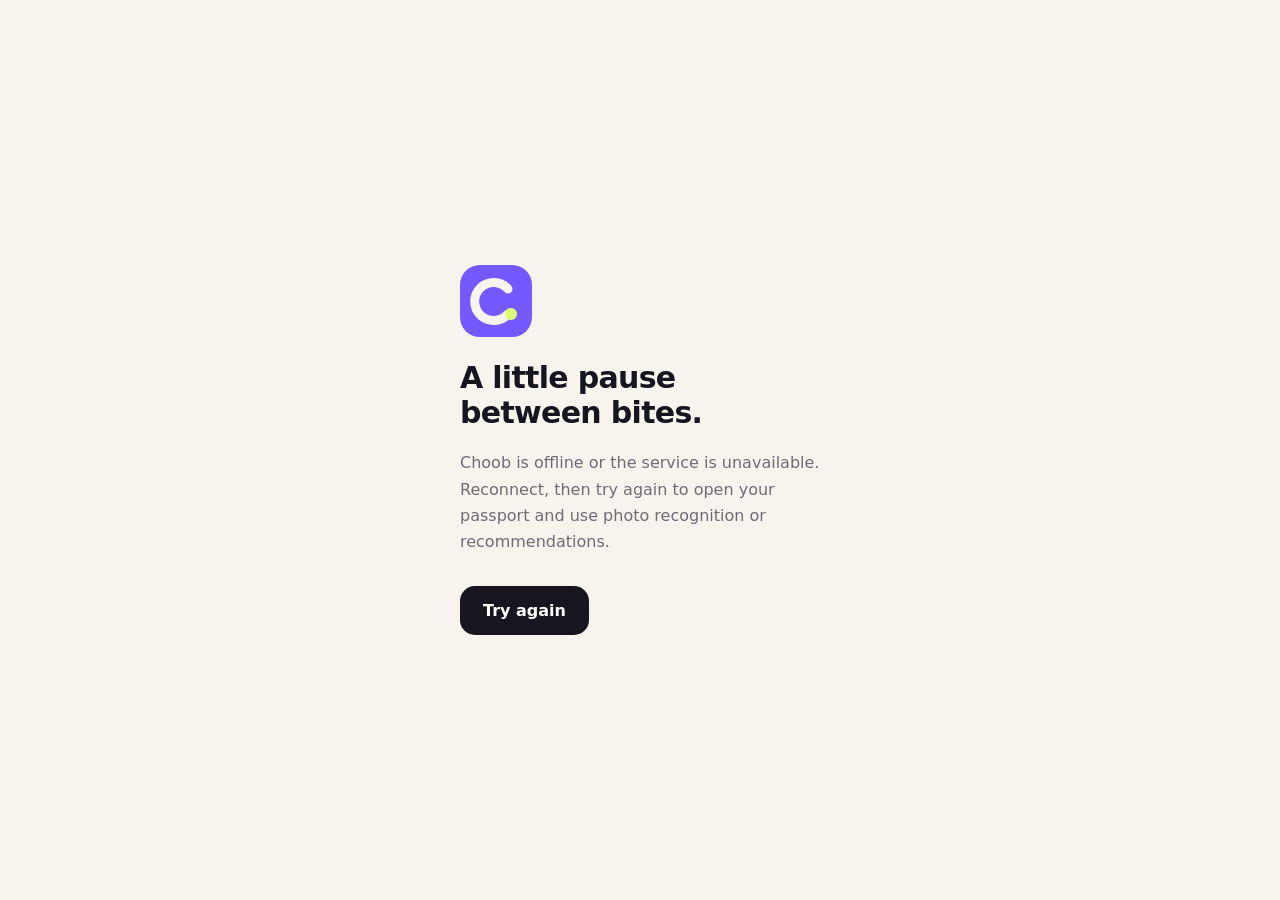
<file: static/offline.html>
<!doctype html>
<html lang="en">
<head>
  <meta charset="utf-8">
  <meta name="viewport" content="width=device-width, initial-scale=1, viewport-fit=cover">
  <meta name="theme-color" content="#f7f4ed">
  <title>Reconnect to Choob</title>
  <style>
    *{box-sizing:border-box}body{margin:0;min-height:100vh;min-height:100dvh;display:grid;place-items:center;padding:32px;background:#f7f4ed;color:#17151f;font-family:system-ui,sans-serif}main{max-width:360px}svg{width:72px;height:72px}h1{font-size:30px;line-height:1.15;letter-spacing:-.7px}p{color:#6f6b75;line-height:1.65}a{display:inline-block;margin-top:14px;padding:15px 23px;background:#17151f;color:#fff;border-radius:15px;font-weight:700;text-decoration:none}a:focus-visible{outline:3px solid #7658ff;outline-offset:4px}
  </style>
</head>
<body><main>
  <svg viewBox="0 0 72 72" aria-hidden="true"><rect width="72" height="72" rx="20" fill="#7658ff"/><path d="M48 24a19 19 0 1 0 0 25" fill="none" stroke="#f7f4ed" stroke-width="9" stroke-linecap="round"/><circle cx="51" cy="49" r="6" fill="#dfff72"/></svg>
  <h1>A little pause between bites.</h1>
  <p>Choob is offline or the service is unavailable. Reconnect, then try again to open your passport and use photo recognition or recommendations.</p>
  <a href="/">Try again</a>
</main></body>
</html>
</file>
<file: static/mobile.css>
/* Mobile-only presentation. No meal, rating, address or matching data is changed. */
.mobile-install-button{display:flex;align-items:center;gap:8px;min-height:44px;padding:8px 13px;border:1px solid #e7e0d7;border-radius:14px;background:#fff;color:#17151f;font:inherit;font-size:12px;font-weight:800;cursor:pointer}
.mobile-install-button svg{width:17px;height:17px;flex:none}
.mobile-install-button[hidden]{display:none}
.mobile-install-button:focus-visible,.mobile-install-dialog button:focus-visible{outline:3px solid #7658ff;outline-offset:3px}
.mobile-install-dialog{width:min(360px,calc(100vw - 36px));max-height:calc(100dvh - 48px);overflow:auto;border:1px solid #e7e0d7;border-radius:26px;padding:25px;background:#f7f4ed;color:#17151f;box-shadow:0 24px 80px #17151f33;font-family:Nunito,system-ui,sans-serif}
.mobile-install-dialog::backdrop{background:#17151f80}
.mobile-install-dialog img{width:58px;height:58px;border-radius:16px}
.mobile-install-dialog h2{font-size:24px;line-height:1.2;letter-spacing:-.5px;margin:16px 0 10px}
.mobile-install-dialog p,.mobile-install-dialog ol{font-size:14px;line-height:1.6;color:#6f6b75}
.mobile-install-dialog ol{padding-left:22px}.mobile-install-dialog li+li{margin-top:9px}
.mobile-install-dialog button{width:100%;min-height:48px;margin-top:8px;border:0;border-radius:14px;background:#17151f;color:#fff;font:inherit;font-weight:800;cursor:pointer}

/* One editable meal form keeps related fields together on every screen size. */
.meal-edit-dialog{width:min(420px,calc(100vw - 32px));max-height:calc(100dvh - 32px);overflow:auto;overscroll-behavior:contain;scroll-padding-block:16px;border:1px solid #e7e0d7;border-radius:24px;padding:22px;background:#fbf8f2;color:#211d2b;font-family:Nunito,system-ui,sans-serif;box-shadow:0 24px 80px #17151f33}
.meal-edit-dialog::backdrop{background:#17151f80}
.meal-edit-dialog h2{margin:0 0 8px;font-size:24px;line-height:1.2}
.meal-edit-dialog p{font-size:13px;line-height:1.5;color:#6f677b;overflow-wrap:anywhere}
.meal-edit-dialog #mealEditError{color:#962f45}
.meal-edit-dialog #mealEditError:empty{display:none}
.passport-edit-form{margin-top:16px}
.passport-edit-fields{display:grid;gap:12px}
.passport-edit-fields fieldset{min-inline-size:0;max-width:100%;margin:0;border:1px solid #ded5e5;border-radius:12px;padding:12px}
.passport-edit-fields legend{max-width:100%;padding:0 5px;font-size:13px;line-height:1.4;overflow-wrap:anywhere}
.passport-edit-fields label{display:grid;gap:6px;color:#5d5565;font-size:13px;font-weight:800}
.passport-edit-fields input,.passport-edit-fields textarea,.passport-edit-fields select{width:100%;min-width:0;min-height:44px;padding:11px 12px;border:1px solid #ded5e5;border-radius:12px;background:#fff;color:#211d2b;font:inherit;font-size:16px}
.meal-edit-dialog :is(input,textarea,select){font-size:16px!important}
.passport-edit-fields textarea{min-height:88px;resize:vertical}
.passport-edit-fields :is(input,textarea,select):focus-visible{outline:2px solid #7658ff;outline-offset:2px}
.passport-edit-actions{display:flex;flex-wrap:wrap;gap:9px;margin-top:14px}
.passport-edit-actions button{flex:1 1 120px;min-height:44px;margin:0}

/* Use the actual screen on phones (including wide/landscape phones) and when
   installed. Desktop browser previews keep the existing decorative frame. */
@media (max-width:600px), (max-height:500px) and (pointer:coarse), (max-width:950px) and (max-height:500px), (display-mode:standalone), (display-mode:fullscreen){
  html{height:100%;background:#f7f4ed}
  body{display:block;min-height:100%;background:#f7f4ed;overflow:hidden}
  main.app{position:relative;top:auto;left:auto;width:100%;height:100vh;height:100dvh;height:var(--mobile-viewport-height,100dvh);border:0;border-radius:0;box-shadow:none;transform:none;overflow:hidden}
  main.app::before,main.app::after{display:none}
  .app .screen{padding-top:max(18px,calc(env(safe-area-inset-top) + 10px));padding-left:max(21px,env(safe-area-inset-left));padding-right:max(21px,env(safe-area-inset-right))}
  .app #connectScreen{padding-top:max(18px,calc(env(safe-area-inset-top) + 10px))}
  .app input:not([type=file]):not([type=checkbox]):not([type=radio]),.app textarea,.app select{font-size:16px}
  .app .sheet{max-height:92%;overflow-y:auto;overscroll-behavior:contain;padding-bottom:max(24px,calc(env(safe-area-inset-bottom) + 16px))}
  .app .nav{left:max(12px,env(safe-area-inset-left));right:max(12px,env(safe-area-inset-right))}
  .meal-edit-dialog{position:fixed;top:max(16px,env(safe-area-inset-top));bottom:auto;left:50%;right:auto;transform:translateX(-50%);margin:0;max-height:calc(var(--mobile-viewport-height,100dvh) - max(16px,env(safe-area-inset-top)) - max(16px,env(safe-area-inset-bottom)))}

  /* Meal cards grow with long names, addresses and notes instead of clipping. */
  .app .saved-entry{height:auto!important;min-height:104px!important;grid-template-columns:48px minmax(0,1fr)!important;column-gap:12px!important;padding:14px!important}
  .app .saved-entry-icon{width:48px!important;height:48px!important;font-size:25px!important}
  .app .saved-entry> b,.app .saved-entry> small{min-width:0!important;max-width:100%!important;white-space:normal!important;overflow-wrap:anywhere!important;overflow:visible!important;line-height:1.4!important}
  .app .saved-entry> b{font-size:17px!important}
  .app .saved-entry> small{font-size:13px!important}
  .app .passport-filter{flex-wrap:wrap;align-items:center}
  .app .passport-filter label{flex:1 1 90px}
  .app .passport-filter select{flex:1 1 140px;min-width:0!important;max-width:100%;min-height:44px}

  .app :is(.passport-action,.connect-tab,.connect-profile summary,.dish-rating-clear,.dish-guess){min-height:44px}
  .app .dish-rating-stars{min-inline-size:0;max-width:100%;gap:2px}
  .app .dish-rating-star{flex:0 1 44px;width:44px;min-width:0;min-height:44px;height:44px}
  .app #starRatingButtons{flex-wrap:wrap;gap:4px}
  .app .star-choice{width:44px;min-height:44px;padding:5px}
  .app :is(#editMealBtn,#deleteMealBtn){width:100%;margin-top:10px}
  .app .sheet :is(h2,p,li){overflow-wrap:anywhere}
  .app .sheet{scroll-padding-block:16px}

  /* Both city menus anchor to the whole row, including narrow phones. */
  .app .discover-place-row{position:relative}
  .app .discover-place-row .discover-city{position:static;min-width:0}
  .app .discover-place-row .discover-city-menu{left:0;right:0;width:100%;min-width:0;max-width:100%}
  .app .discover-city-menu button{min-width:0;overflow-wrap:anywhere}
  .app .discover-plan{flex-wrap:wrap;align-items:center}
  .app #discoverPlanText{flex:1 1 170px;min-width:0;overflow-wrap:anywhere}
  .app #discoverPlanEnd{min-height:44px}
  .app .connect-try-row{align-items:flex-start}
  .app .connect-dish,.app .connect-profile-name{min-width:0;overflow-wrap:anywhere}
}
@media (max-width:390px){
  .app .screen{padding-left:max(17px,env(safe-area-inset-left));padding-right:max(17px,env(safe-area-inset-right))}
  .mobile-install-button{font-size:11px;padding:8px 10px}
}
@media (display-mode:standalone), (display-mode:fullscreen){
  .mobile-install-button{display:none}
}
</file>
